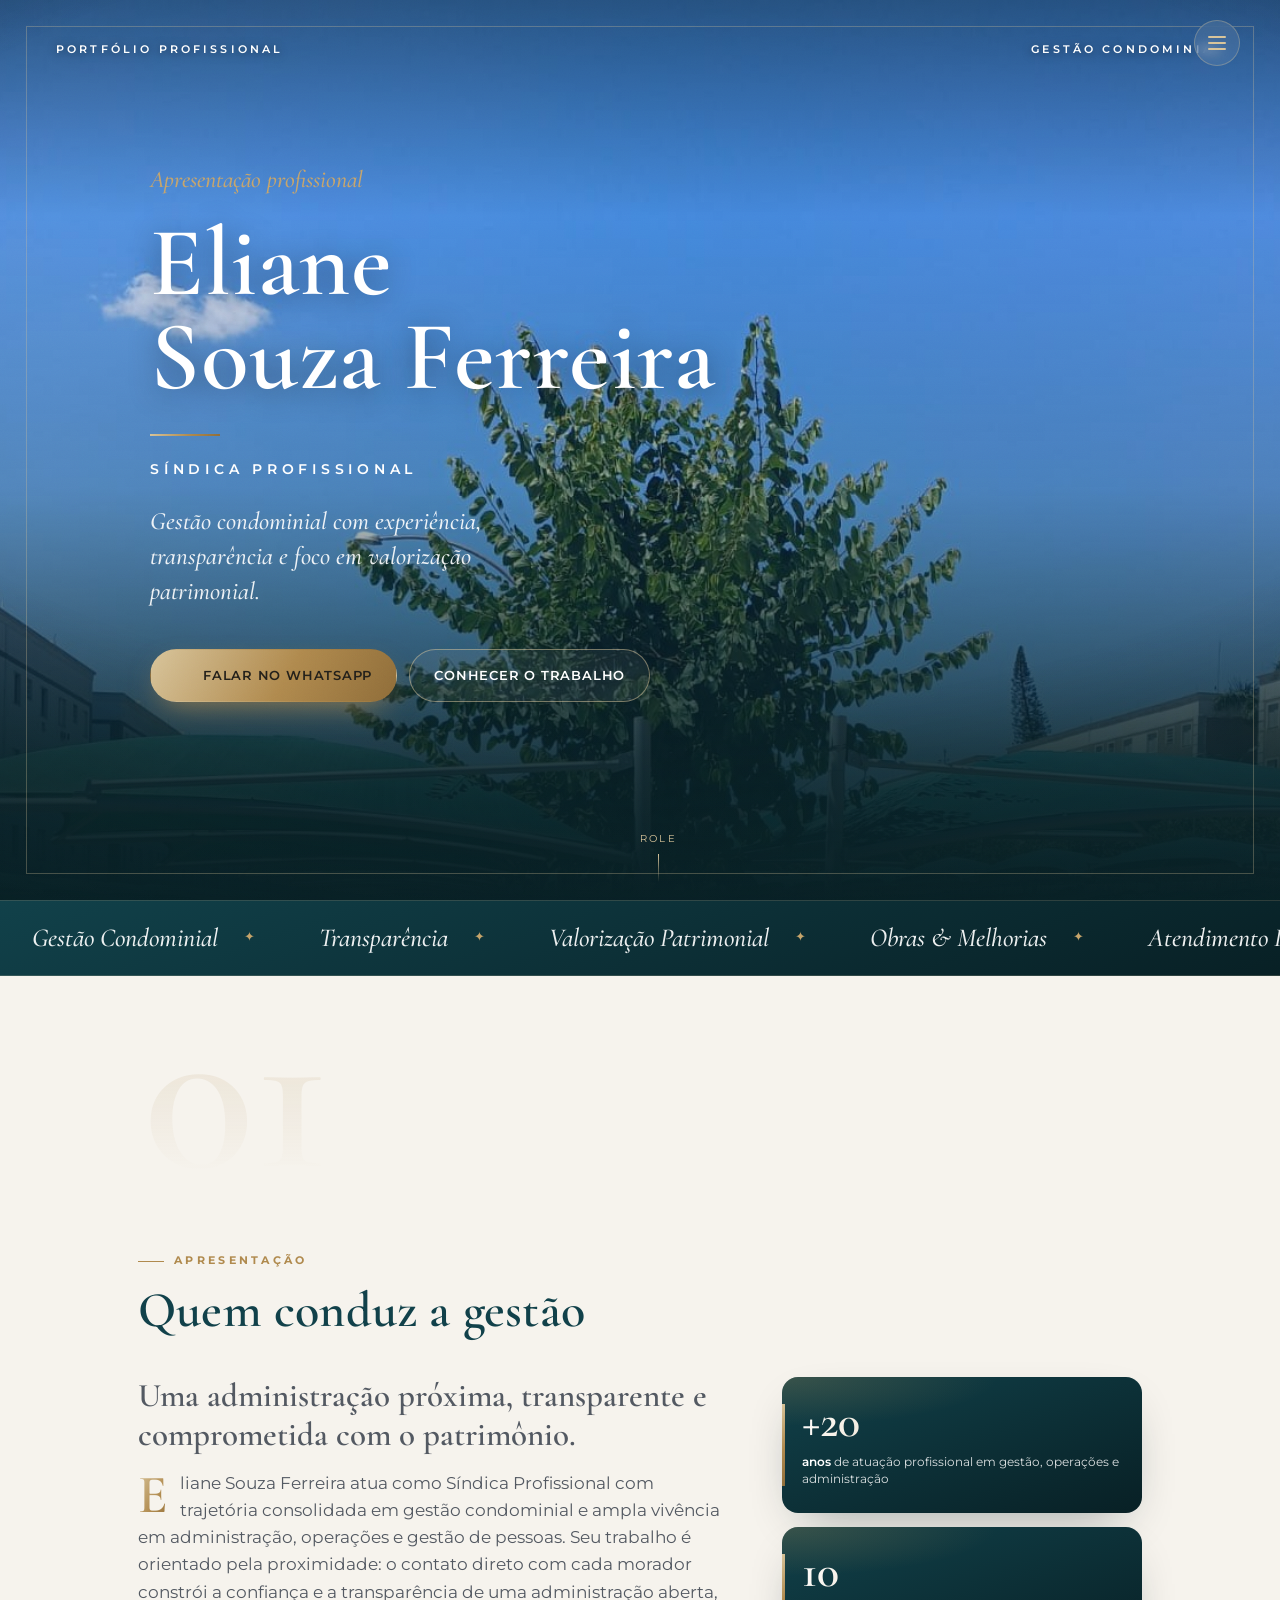
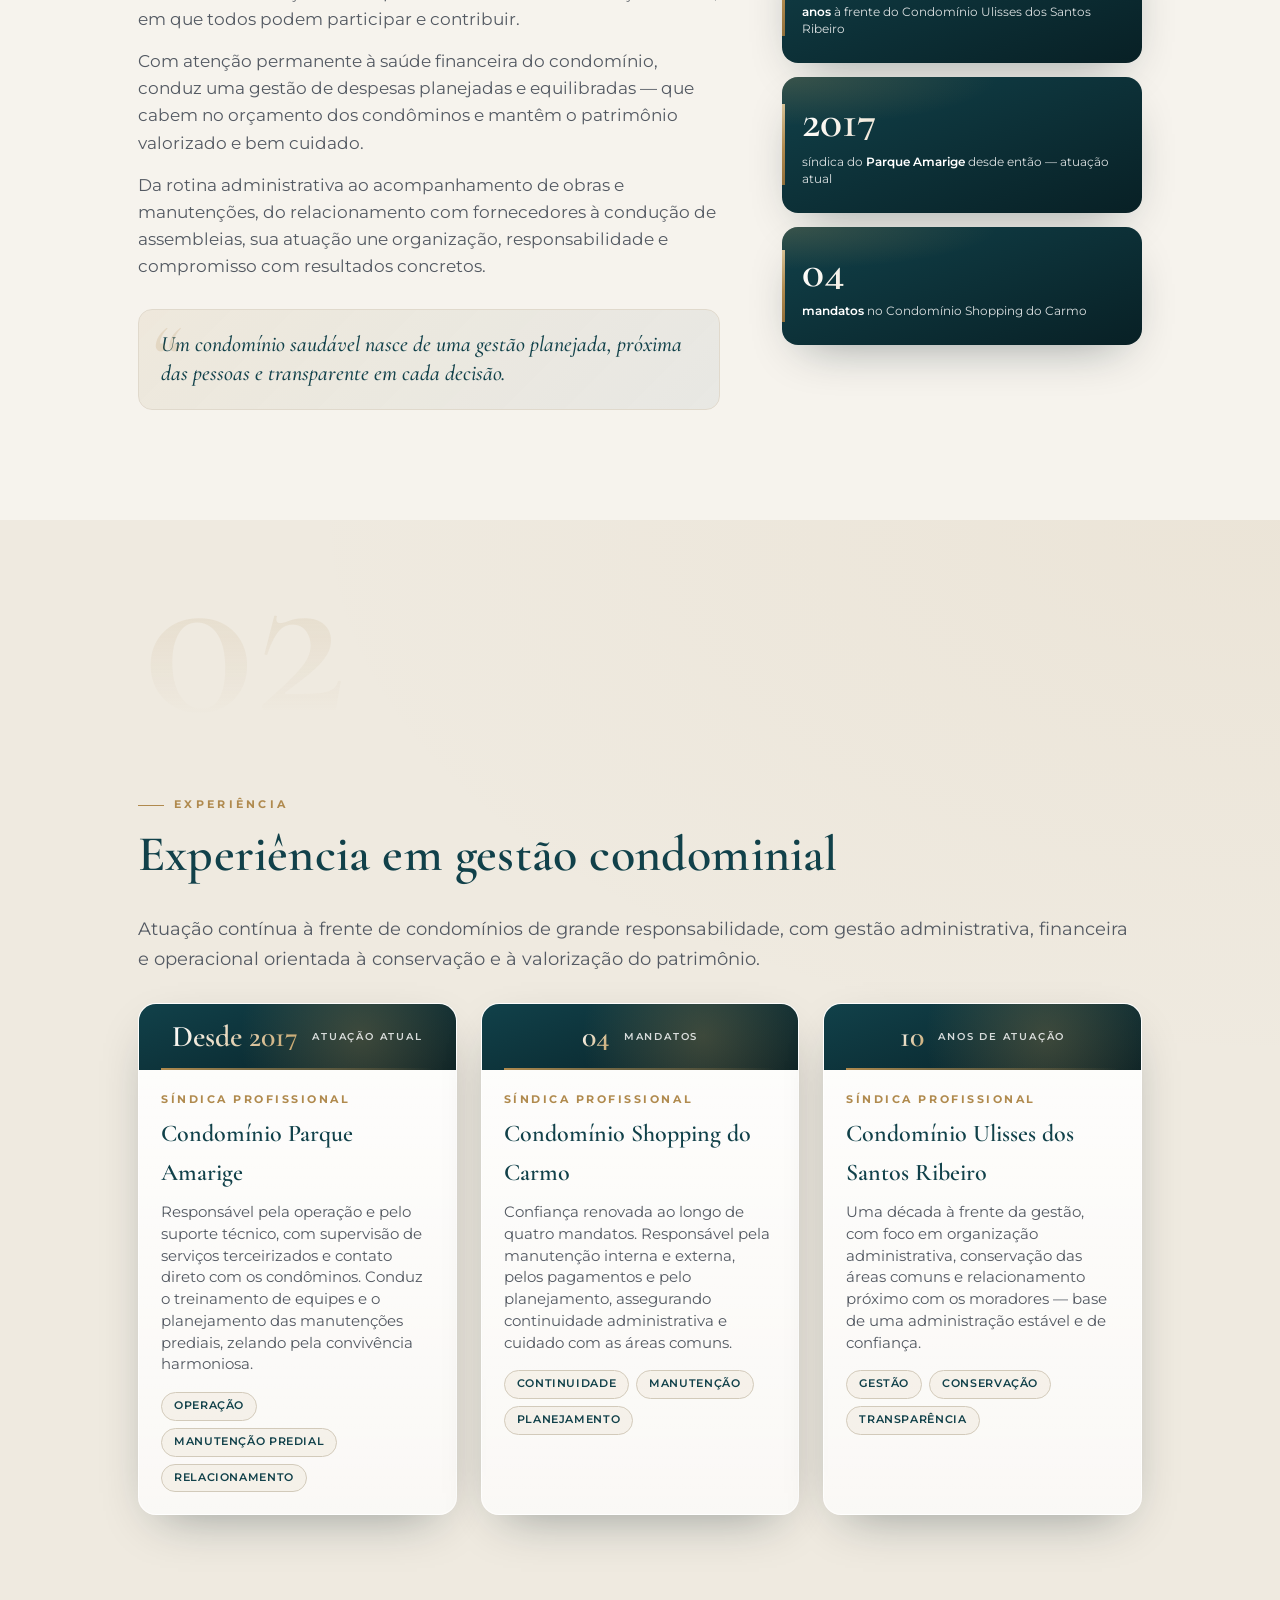
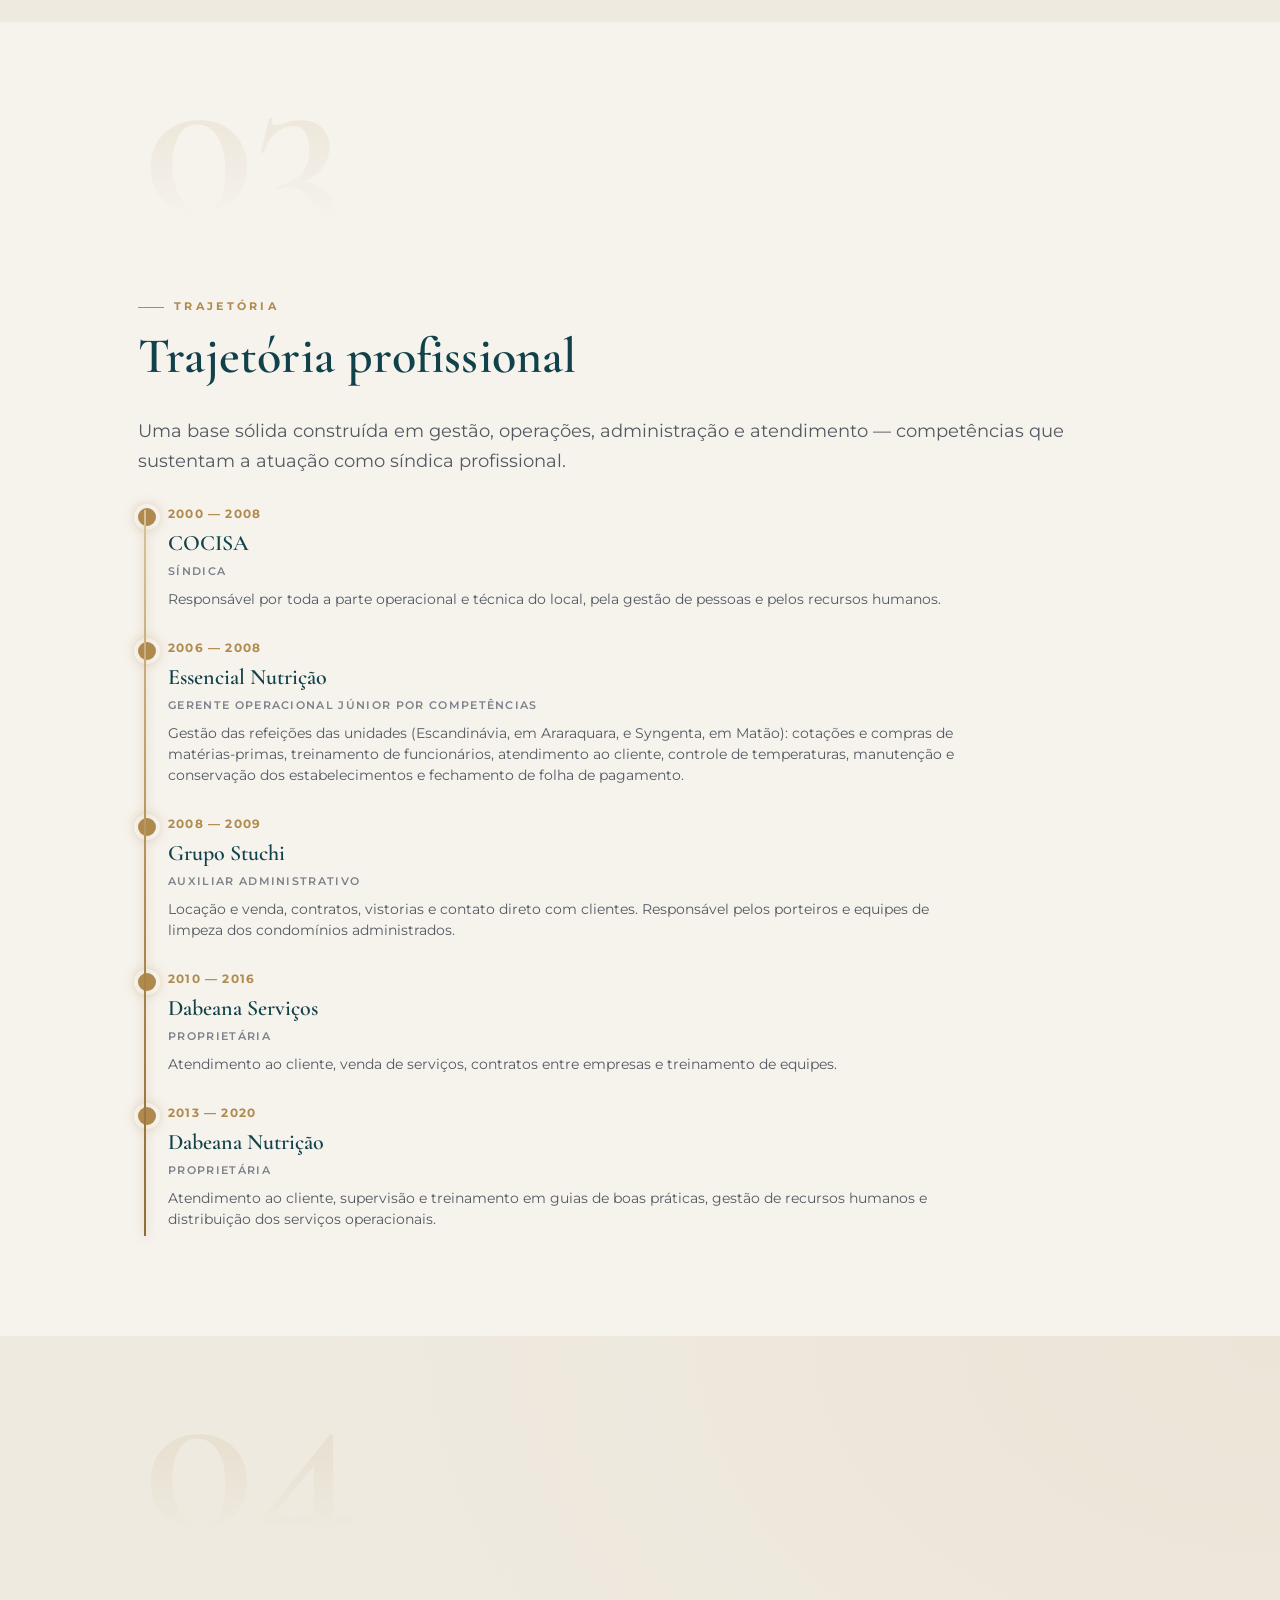
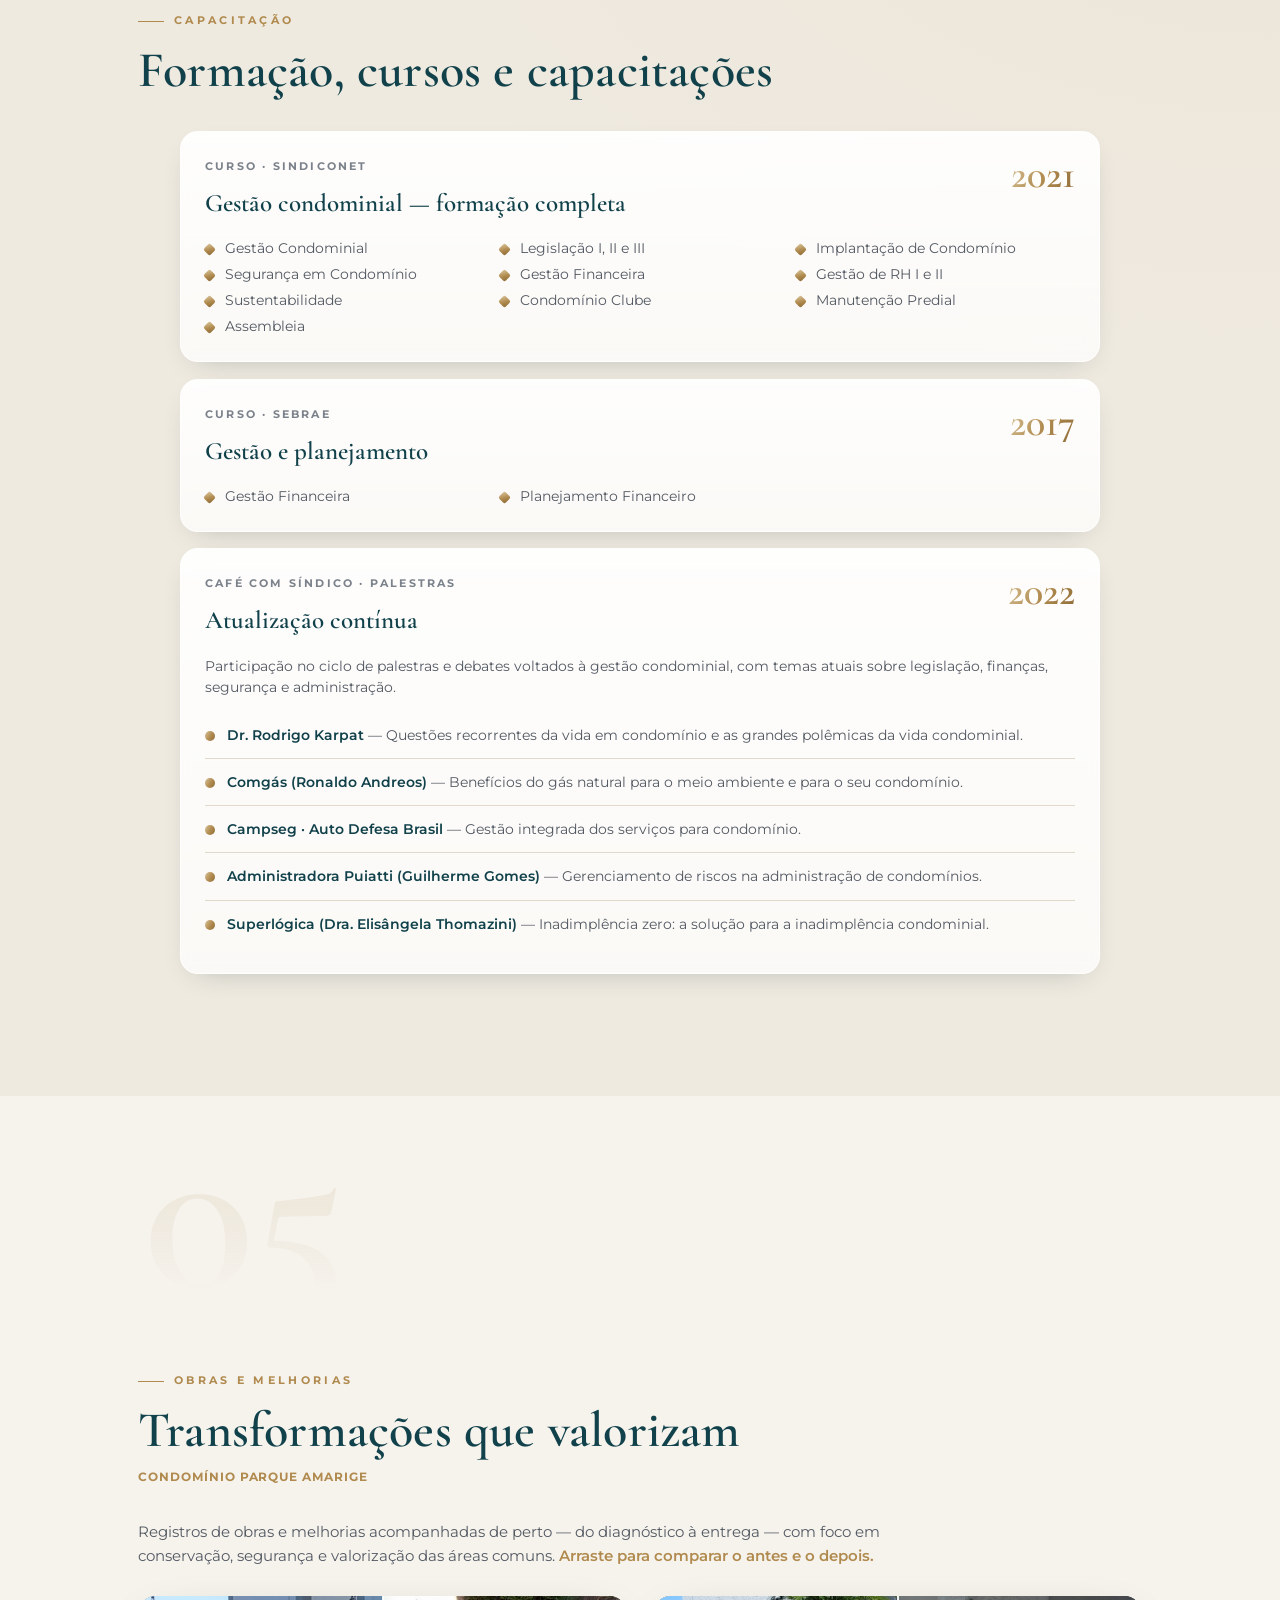
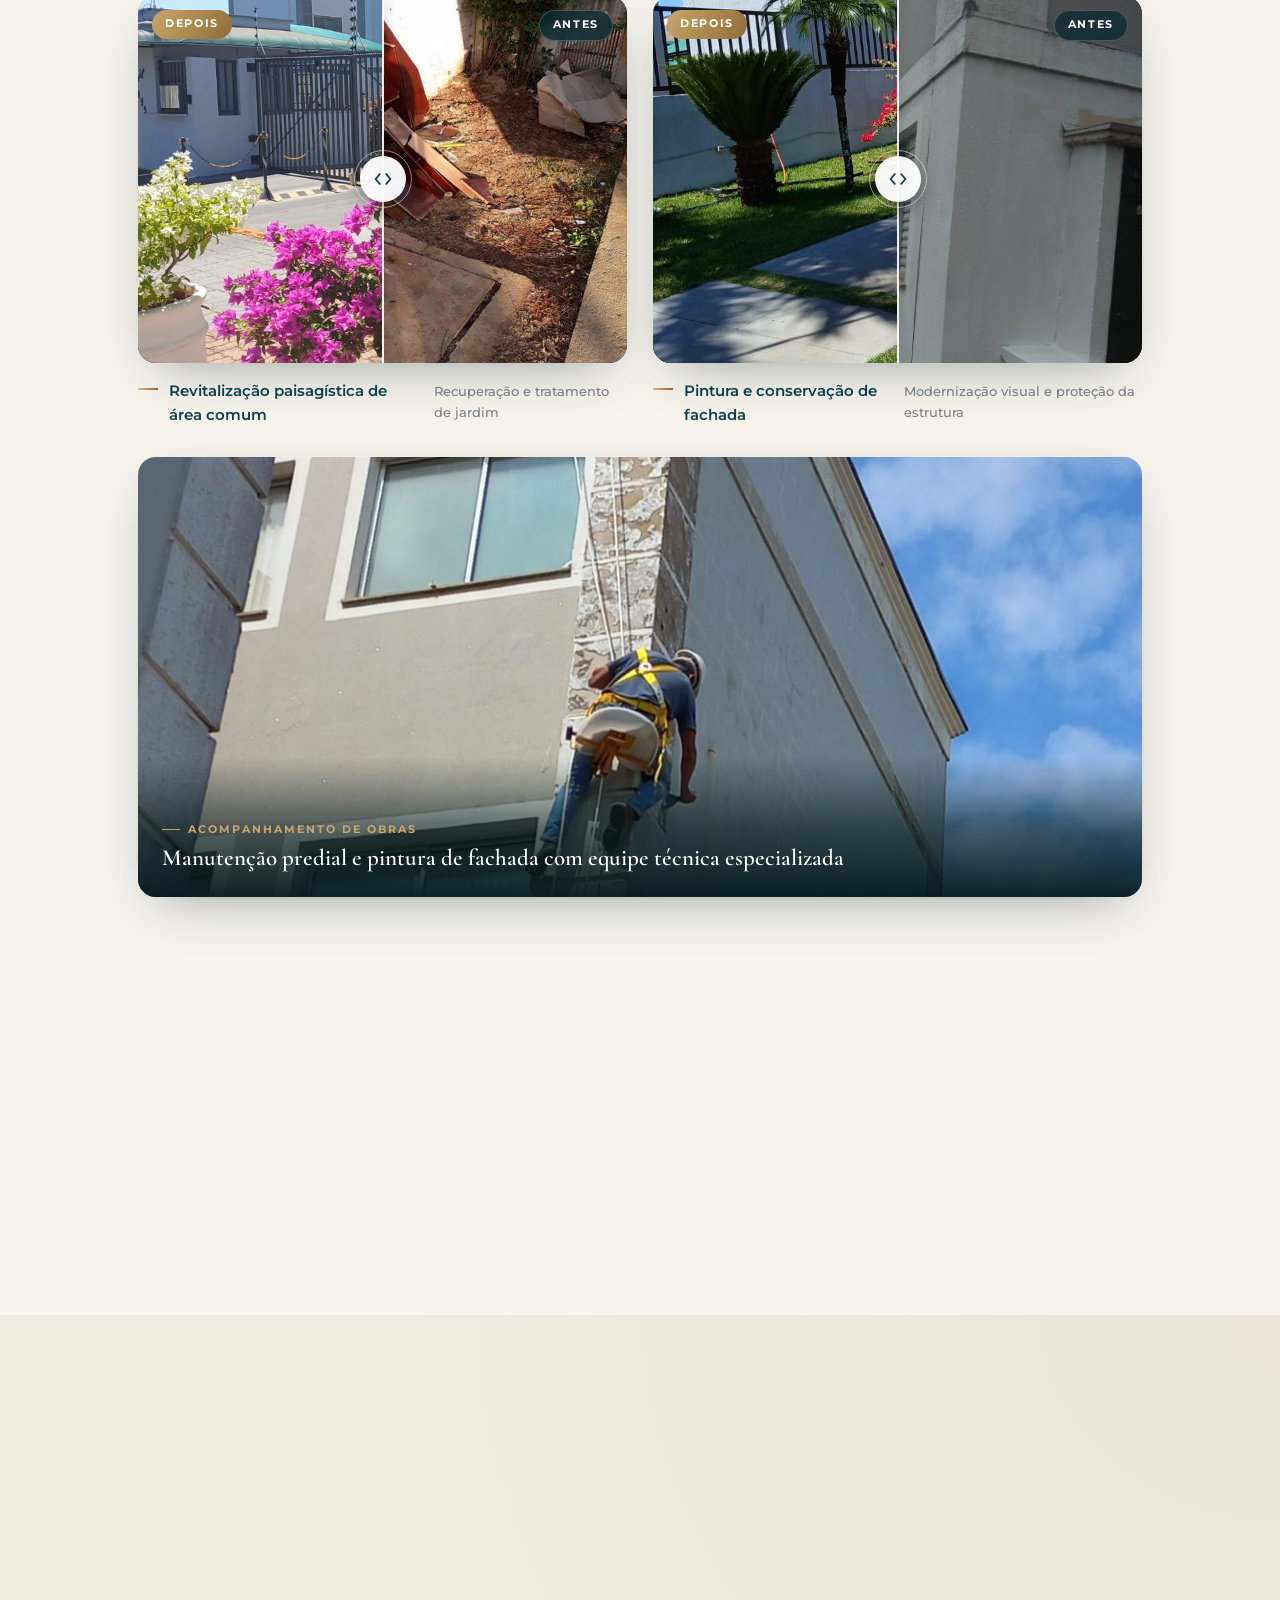
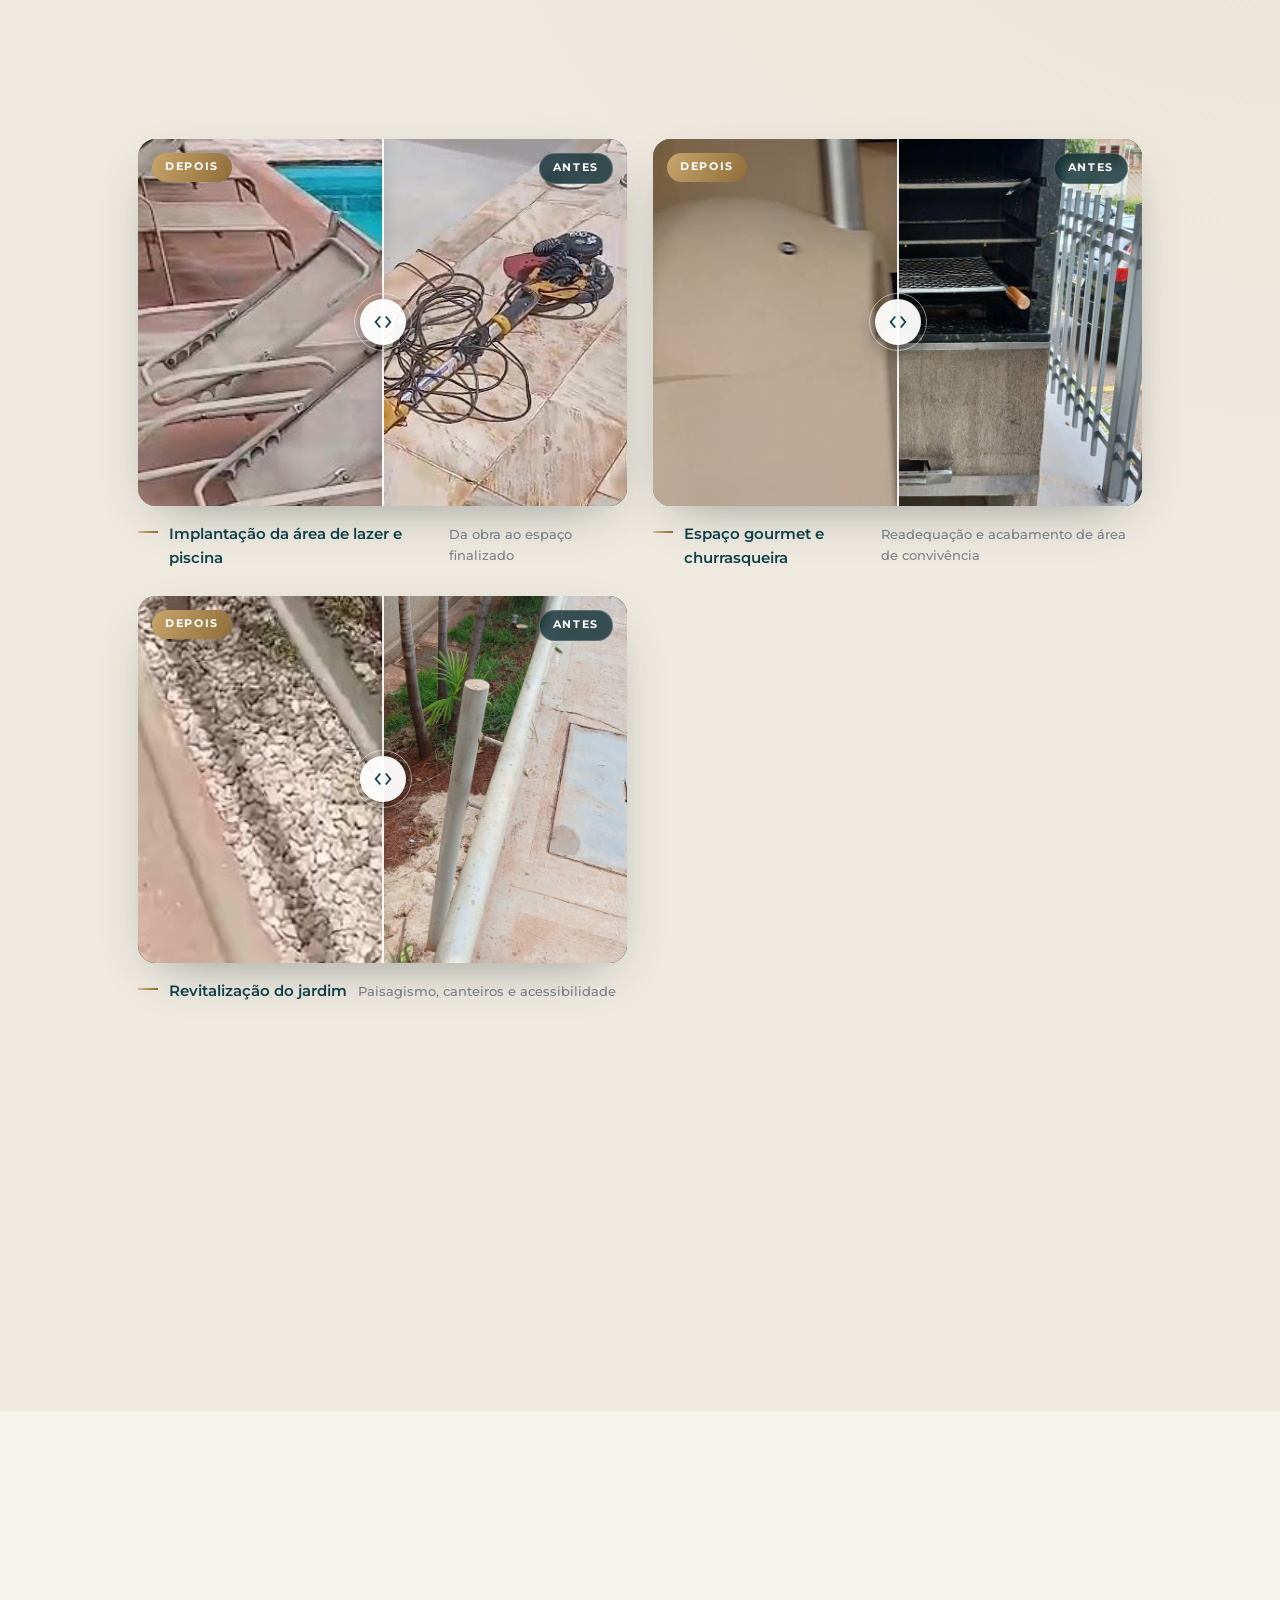
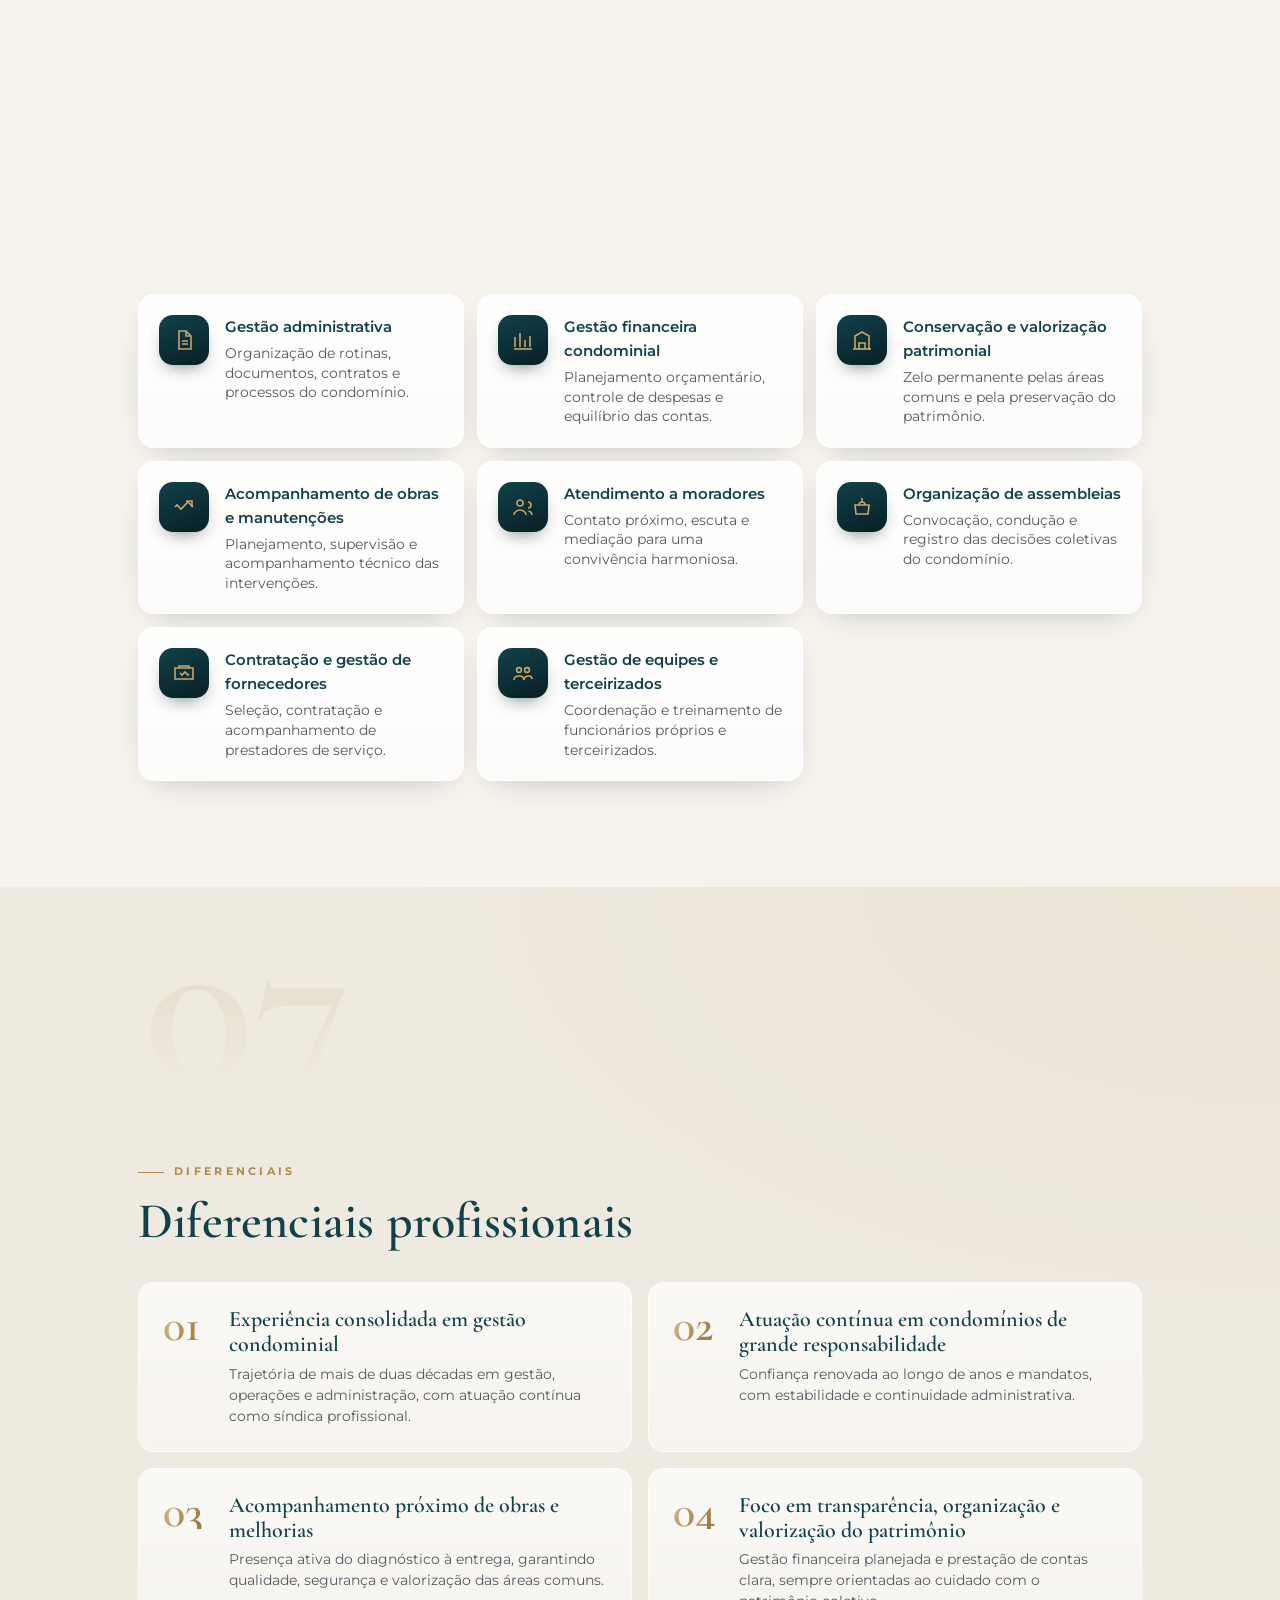
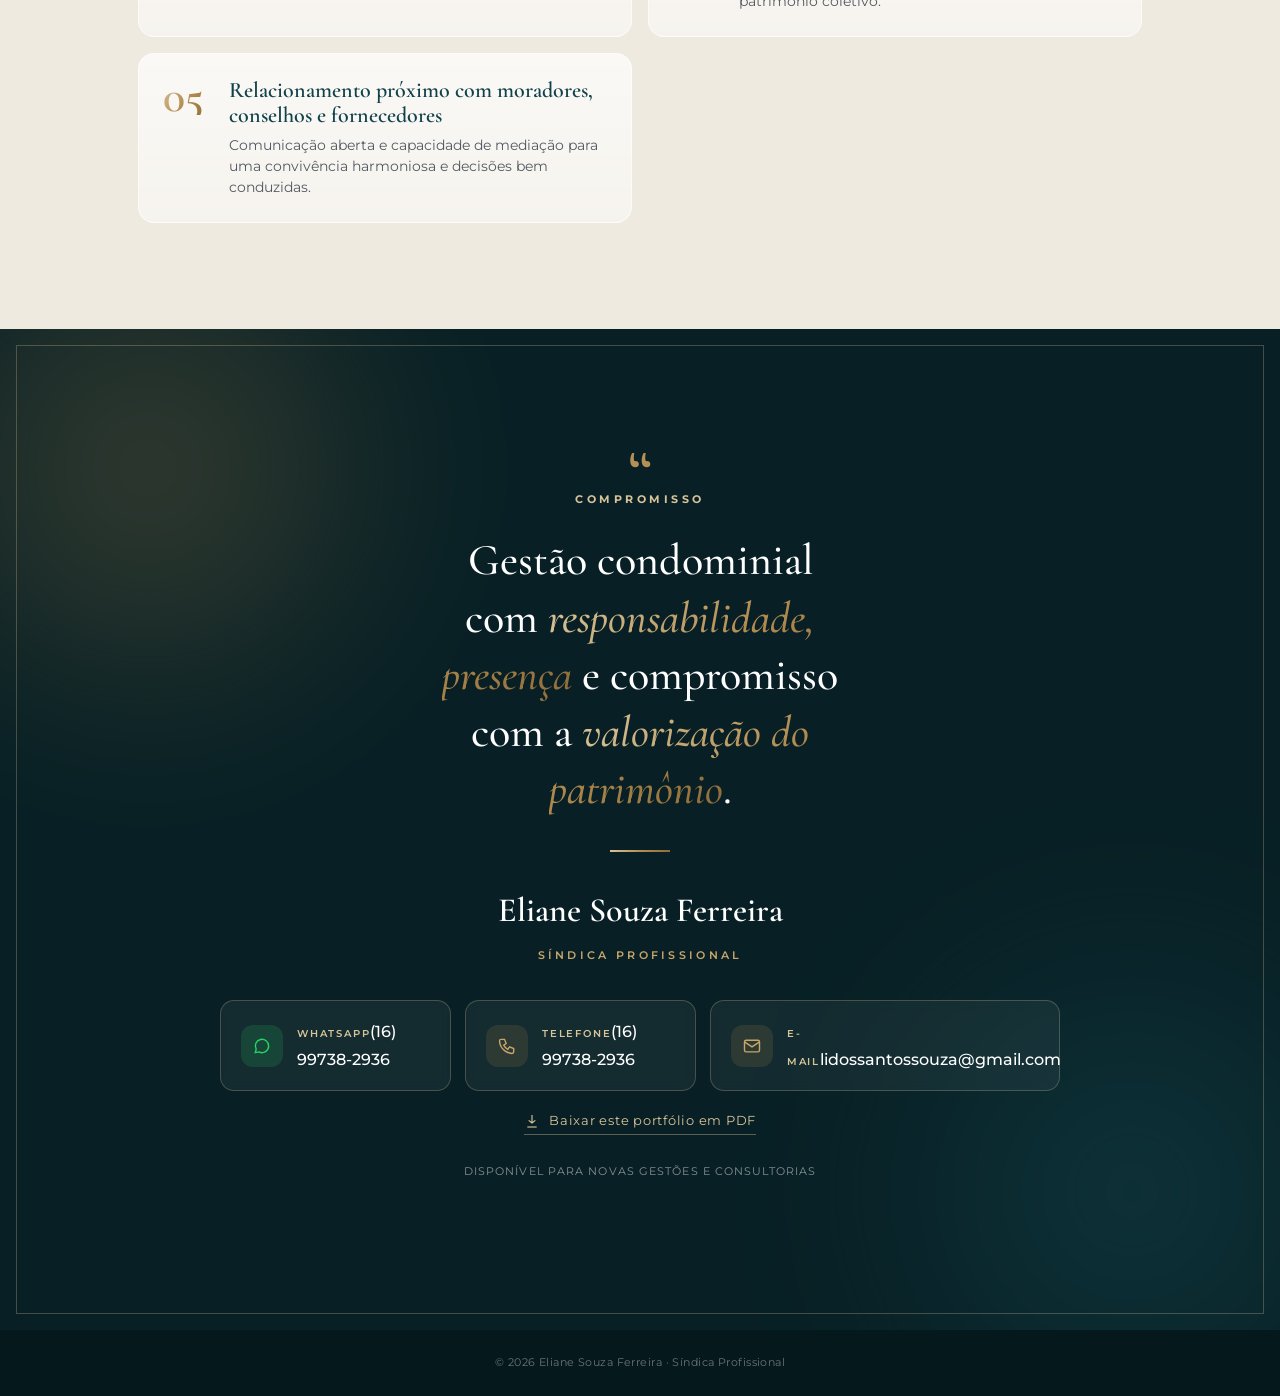
<file: index.html>
<!DOCTYPE html>
<html lang="pt-BR">
<head>
<meta charset="UTF-8">
<meta name="viewport" content="width=device-width, initial-scale=1, viewport-fit=cover">
<meta name="theme-color" content="#082025">
<title>Eliane Souza Ferreira · Síndica Profissional</title>
<meta name="description" content="Portfólio de Eliane Souza Ferreira — Síndica Profissional. Gestão condominial com experiência, transparência e foco em valorização patrimonial.">
<meta property="og:title" content="Eliane Souza Ferreira · Síndica Profissional">
<meta property="og:description" content="Gestão condominial com experiência, transparência e foco em valorização patrimonial.">
<meta property="og:image" content="output/assets/cover.jpg">
<meta property="og:type" content="website">
<link rel="icon" type="image/png" sizes="32x32" href="output/assets/favicon-32.png">
<link rel="icon" type="image/png" sizes="192x192" href="output/assets/icon-192.png">
<link rel="apple-touch-icon" href="output/assets/apple-touch-icon.png">
<link rel="manifest" href="manifest.webmanifest">
<meta name="apple-mobile-web-app-capable" content="yes">
<meta name="apple-mobile-web-app-status-bar-style" content="black-translucent">
<meta name="apple-mobile-web-app-title" content="Eliane Síndica">
<link rel="stylesheet" href="output/assets/fonts.css">
<style>
:root{
  --paper:#F6F3ED;
  --paper-2:#EFEAE0;
  --white:#FFFFFF;
  --ink:#23282E;
  --ink-soft:#535962;
  --ink-mute:#7C828B;
  --petrol:#11414A;
  --petrol-2:#0B2B31;
  --petrol-deep:#082025;
  --gold:#B08A4E;
  --gold-2:#C7A56B;
  --gold-soft:#D8C49A;
  --line:#E0D9CC;
  --line-2:#D2CABA;
  --grad-gold:linear-gradient(120deg,#D8C49A,#B08A4E 55%,#8f6d39);
  --grad-petrol:linear-gradient(160deg,#11414A,#082025);
  --shadow:0 18px 50px -22px rgba(8,32,37,.45);
  --shadow-soft:0 10px 30px -16px rgba(8,32,37,.30);
  --ease:cubic-bezier(.22,.61,.36,1);
}
*{box-sizing:border-box;margin:0;padding:0;-webkit-tap-highlight-color:transparent;}
html{scroll-behavior:smooth;-webkit-text-size-adjust:100%;scroll-padding-top:60px;}
body{
  font-family:'Montserrat',system-ui,sans-serif;color:var(--ink);
  background:var(--paper);font-size:16px;line-height:1.6;overflow-x:hidden;
}
img{display:block;max-width:100%;}
a{color:inherit;text-decoration:none;}
.serif{font-family:'Cormorant Garamond',Georgia,serif;}
::selection{background:var(--gold);color:#fff;}

/* film grain overlay */
body::after{
  content:"";position:fixed;inset:0;z-index:9999;pointer-events:none;opacity:.04;mix-blend-mode:overlay;
  background-image:url("data:image/svg+xml,%3Csvg xmlns='http://www.w3.org/2000/svg' width='160' height='160'%3E%3Cfilter id='n'%3E%3CfeTurbulence type='fractalNoise' baseFrequency='.85' numOctaves='2'/%3E%3C/filter%3E%3Crect width='100%25' height='100%25' filter='url(%23n)'/%3E%3C/svg%3E");
}

/* ---------- layout helpers ---------- */
.wrap{width:100%;max-width:700px;margin:0 auto;padding:0 24px;}
section{padding:64px 0;position:relative;}
.eyebrow{font-size:11px;letter-spacing:.34em;text-transform:uppercase;font-weight:600;color:var(--gold);}
.sec-head{margin-bottom:34px;position:relative;}
.sec-num{font-family:'Cormorant Garamond',serif;font-size:120px;font-weight:600;line-height:.7;
  position:absolute;right:-6px;top:-34px;
  background:linear-gradient(180deg,rgba(176,138,78,.18),rgba(176,138,78,0));
  -webkit-background-clip:text;background-clip:text;color:transparent;pointer-events:none;z-index:0;}
.sec-head>*{position:relative;z-index:1;}
.sec-label{font-size:11px;letter-spacing:.3em;text-transform:uppercase;color:var(--gold);font-weight:700;
  display:inline-flex;align-items:center;gap:10px;}
.sec-label::before{content:"";width:26px;height:1.5px;background:var(--gold);display:inline-block;}
.sec-title{font-family:'Cormorant Garamond',serif;font-size:36px;font-weight:600;color:var(--petrol);line-height:1.06;margin-top:14px;letter-spacing:.2px;}
.sec-sub{font-size:12px;letter-spacing:.08em;color:var(--gold);font-weight:700;text-transform:uppercase;margin-top:10px;}
.lead{font-size:16px;color:var(--ink-soft);line-height:1.66;}
.alt{background:
  radial-gradient(140% 90% at 100% 0%,rgba(176,138,78,.06),transparent 55%),
  var(--paper-2);}

/* reveal */
.reveal{opacity:0;transform:translateY(28px) scale(.99);transition:opacity .8s var(--ease),transform .8s var(--ease);will-change:opacity,transform;}
.reveal.in{opacity:1;transform:none;}
.stagger.in>*{animation:rise .7s var(--ease) both;}
.stagger.in>*:nth-child(2){animation-delay:.07s;}
.stagger.in>*:nth-child(3){animation-delay:.14s;}
.stagger.in>*:nth-child(4){animation-delay:.21s;}
.stagger.in>*:nth-child(5){animation-delay:.28s;}
.stagger.in>*:nth-child(6){animation-delay:.35s;}
.stagger.in>*:nth-child(7){animation-delay:.42s;}
@keyframes rise{from{opacity:0;transform:translateY(26px);}to{opacity:1;transform:none;}}
@media (prefers-reduced-motion:reduce){
  *{animation:none!important;transition:none!important;}
  .reveal{opacity:1;transform:none;}html{scroll-behavior:auto;}
}

/* ---------- scroll progress ---------- */
.progress{position:fixed;top:0;left:0;height:3px;width:0;z-index:80;background:var(--grad-gold);
  box-shadow:0 0 12px rgba(176,138,78,.7);transition:width .1s linear;}

/* ---------- top bar ---------- */
.topbar{position:fixed;top:0;left:0;right:0;z-index:70;display:flex;align-items:center;justify-content:space-between;
  padding:16px 22px;transition:background .4s,padding .4s,box-shadow .4s;}
.topbar.solid{background:rgba(8,32,37,.82);backdrop-filter:blur(14px) saturate(1.3);-webkit-backdrop-filter:blur(14px) saturate(1.3);
  padding:11px 22px;box-shadow:0 8px 30px -14px rgba(0,0,0,.6);}
.topbar .tb-brand{color:#fff;font-size:12px;letter-spacing:.18em;text-transform:uppercase;font-weight:600;opacity:0;transform:translateY(-6px);transition:.4s;}
.topbar.solid .tb-brand{opacity:1;transform:none;}
.tb-brand b{background:var(--grad-gold);-webkit-background-clip:text;background-clip:text;color:transparent;}
.burger{width:46px;height:46px;border:1px solid rgba(216,196,154,.34);background:rgba(255,255,255,.08);border-radius:50%;
  display:flex;flex-direction:column;align-items:center;justify-content:center;gap:4.5px;cursor:pointer;backdrop-filter:blur(6px);transition:.3s;}
.topbar.solid .burger{background:rgba(255,255,255,.10);}
.burger span{width:18px;height:1.7px;background:var(--gold-soft);border-radius:2px;transition:.35s var(--ease);}
.burger.x span:nth-child(1){transform:translateY(6.2px) rotate(45deg);}
.burger.x span:nth-child(2){opacity:0;transform:scaleX(0);}
.burger.x span:nth-child(3){transform:translateY(-6.2px) rotate(-45deg);}

/* drawer */
.drawer{position:fixed;inset:0;z-index:65;background:linear-gradient(160deg,#0d343b,var(--petrol-deep));
  display:flex;flex-direction:column;justify-content:center;padding:48px 36px;
  clip-path:circle(0% at calc(100% - 45px) 36px);transition:clip-path .6s var(--ease);visibility:hidden;}
.drawer.open{clip-path:circle(150% at calc(100% - 45px) 36px);visibility:visible;}
.drawer a.nav{color:rgba(255,255,255,.92);font-family:'Cormorant Garamond',serif;font-size:30px;font-weight:500;
  padding:13px 0;border-bottom:1px solid rgba(216,196,154,.14);display:flex;align-items:baseline;gap:16px;
  opacity:0;transform:translateX(-20px);transition:.5s var(--ease);}
.drawer.open a.nav{opacity:1;transform:none;}
.drawer.open a.nav:nth-child(1){transition-delay:.12s;}
.drawer.open a.nav:nth-child(2){transition-delay:.17s;}
.drawer.open a.nav:nth-child(3){transition-delay:.22s;}
.drawer.open a.nav:nth-child(4){transition-delay:.27s;}
.drawer.open a.nav:nth-child(5){transition-delay:.32s;}
.drawer.open a.nav:nth-child(6){transition-delay:.37s;}
.drawer.open a.nav:nth-child(7){transition-delay:.42s;}
.drawer.open a.nav:nth-child(8){transition-delay:.47s;}
.drawer a.nav .mn{font-family:'Montserrat',sans-serif;font-size:11px;color:var(--gold);letter-spacing:.12em;width:28px;font-weight:700;}
.drawer .dr-foot{margin-top:34px;display:flex;flex-direction:column;gap:7px;}
.drawer .dr-foot a{font-family:'Montserrat',sans-serif;font-size:13px;color:var(--gold-soft);letter-spacing:.04em;}

/* ---------- side dots scroll-spy ---------- */
.dots{position:fixed;right:14px;top:50%;transform:translateY(-50%);z-index:60;display:flex;flex-direction:column;gap:14px;
  opacity:0;transition:opacity .4s;}
.dots.show{opacity:1;}
.dots a{width:9px;height:9px;border-radius:50%;border:1.5px solid rgba(176,138,78,.55);background:transparent;transition:.3s var(--ease);position:relative;}
.dots a.active{background:var(--gold);border-color:var(--gold);transform:scale(1.35);box-shadow:0 0 0 4px rgba(176,138,78,.18);}
.dots a span{position:absolute;right:18px;top:50%;transform:translateY(-50%) translateX(6px);white-space:nowrap;
  font-size:10px;letter-spacing:.14em;text-transform:uppercase;font-weight:600;color:var(--petrol);background:rgba(246,243,237,.9);
  padding:3px 8px;border-radius:20px;opacity:0;pointer-events:none;transition:.3s;border:1px solid var(--line);}
.dots a.active span{opacity:1;transform:translateY(-50%);}
@media(max-width:560px){.dots a span{display:none;}}

/* ---------- buttons ---------- */
.btn{display:inline-flex;align-items:center;gap:10px;font-size:13px;font-weight:600;letter-spacing:.06em;
  padding:15px 24px;border-radius:40px;border:1px solid transparent;cursor:pointer;transition:transform .25s var(--ease),box-shadow .25s,background .25s;text-transform:uppercase;position:relative;overflow:hidden;}
.btn svg{width:18px;height:18px;stroke-width:1.8;fill:none;}
.btn-gold{background:var(--grad-gold);color:#23201a;box-shadow:0 12px 30px -10px rgba(176,138,78,.8);}
.btn-gold::after{content:"";position:absolute;top:0;left:-120%;width:60%;height:100%;
  background:linear-gradient(100deg,transparent,rgba(255,255,255,.55),transparent);transform:skewX(-18deg);animation:shine 4.5s ease-in-out infinite;}
@keyframes shine{0%,55%{left:-120%;}80%,100%{left:160%;}}
.btn-gold:active{transform:translateY(2px) scale(.99);}
.btn-ghost{background:rgba(255,255,255,.06);color:#fff;border-color:rgba(216,196,154,.5);backdrop-filter:blur(6px);}
.btn-ghost:active{background:rgba(255,255,255,.14);}

/* ---------- aurora dark bg ---------- */
.aurora{position:absolute;inset:0;overflow:hidden;z-index:0;}
.aurora::before,.aurora::after{content:"";position:absolute;width:90vw;height:90vw;max-width:680px;max-height:680px;border-radius:50%;filter:blur(70px);opacity:.5;}
.aurora::before{background:radial-gradient(circle,rgba(176,138,78,.55),transparent 65%);top:-20%;left:-15%;animation:float1 14s ease-in-out infinite;}
.aurora::after{background:radial-gradient(circle,rgba(27,90,101,.7),transparent 65%);bottom:-20%;right:-15%;animation:float2 17s ease-in-out infinite;}
@keyframes float1{0%,100%{transform:translate(0,0) scale(1);}50%{transform:translate(8%,12%) scale(1.15);}}
@keyframes float2{0%,100%{transform:translate(0,0) scale(1.1);}50%{transform:translate(-10%,-8%) scale(.95);}}

/* ---------- HERO ---------- */
.hero{min-height:100svh;min-height:100vh;position:relative;display:flex;align-items:flex-end;overflow:hidden;background:var(--petrol-deep);}
.hero .bg{position:absolute;inset:0;background:url('output/assets/cover.jpg') center 30%/cover no-repeat;
  animation:ken 22s ease-in-out infinite alternate;will-change:transform;}
@keyframes ken{from{transform:scale(1.04) translateY(0);}to{transform:scale(1.16) translateY(-1.5%);}}
.hero .bg::after{content:"";position:absolute;inset:0;
  background:linear-gradient(180deg,rgba(8,32,37,.5) 0%,rgba(8,32,37,.08) 24%,rgba(8,32,37,.28) 54%,rgba(8,32,37,.84) 84%,var(--petrol-deep) 100%);}
.hero .vignette{position:absolute;inset:0;background:radial-gradient(120% 80% at 50% 35%,transparent 55%,rgba(8,32,37,.55));z-index:1;}
.hero .hframe{position:absolute;inset:16px;border:1px solid rgba(216,196,154,.3);z-index:3;pointer-events:none;}
.hero .htop{position:absolute;top:0;left:0;right:0;z-index:4;display:flex;justify-content:space-between;padding:32px 32px;color:#fff;}
.hero .htop .k{font-size:10.5px;letter-spacing:.3em;text-transform:uppercase;font-weight:600;text-shadow:0 1px 8px rgba(0,0,0,.5);}
.hero .hbody{position:relative;z-index:4;width:100%;padding:0 32px 64px;}
.hero .kick{font-family:'Cormorant Garamond',serif;font-style:italic;font-size:20px;color:var(--gold-2);margin-bottom:16px;
  opacity:0;animation:fadeUp .9s var(--ease) .2s forwards;}
.hero .name{font-family:'Cormorant Garamond',serif;font-weight:600;font-size:58px;line-height:.96;color:#fff;letter-spacing:.5px;text-shadow:0 4px 30px rgba(0,0,0,.45);}
.hero .name .w{display:inline-block;opacity:0;transform:translateY(40px) rotate(3deg);animation:wordIn .9s var(--ease) forwards;}
.hero .name .w:nth-child(1){animation-delay:.35s;}
.hero .name .w:nth-child(2){animation-delay:.5s;}
.hero .name .w:nth-child(3){animation-delay:.65s;}
@keyframes wordIn{to{opacity:1;transform:none;}}
.hero .gline{height:2px;width:0;background:var(--grad-gold);margin:22px 0 18px;animation:grow .9s var(--ease) .9s forwards;}
@keyframes grow{to{width:70px;}}
.hero .role{font-size:14px;letter-spacing:.34em;text-transform:uppercase;color:#fff;font-weight:600;opacity:0;animation:fadeUp .9s var(--ease) 1s forwards;}
.hero .sub{font-family:'Cormorant Garamond',serif;font-style:italic;font-size:21px;line-height:1.4;color:rgba(255,255,255,.9);margin-top:18px;max-width:30ch;opacity:0;animation:fadeUp .9s var(--ease) 1.15s forwards;}
.hero .hcta{display:flex;gap:12px;margin-top:32px;flex-wrap:wrap;opacity:0;animation:fadeUp .9s var(--ease) 1.3s forwards;}
@keyframes fadeUp{from{opacity:0;transform:translateY(22px);}to{opacity:1;transform:none;}}
.scroll-cue{position:absolute;left:50%;bottom:18px;transform:translateX(-50%);z-index:4;color:var(--gold-soft);
  font-size:10px;letter-spacing:.24em;text-transform:uppercase;display:flex;flex-direction:column;align-items:center;gap:7px;opacity:0;animation:fadeUp 1s 1.6s forwards;}
.scroll-cue .ln{width:1px;height:28px;background:linear-gradient(var(--gold-soft),transparent);animation:cue 1.8s ease-in-out infinite;}
@keyframes cue{0%,100%{transform:scaleY(.4);opacity:.4;transform-origin:top;}50%{transform:scaleY(1);opacity:1;transform-origin:top;}}

/* ---------- marquee ---------- */
.marquee{background:var(--grad-petrol);color:#fff;padding:16px 0;overflow:hidden;position:relative;border-block:1px solid rgba(216,196,154,.18);}
.marquee .track{display:flex;gap:0;width:max-content;animation:scrollx 26s linear infinite;}
.marquee .track span{font-family:'Cormorant Garamond',serif;font-size:22px;font-style:italic;color:rgba(255,255,255,.92);padding:0 26px;display:inline-flex;align-items:center;gap:26px;}
.marquee .track span::after{content:"✦";color:var(--gold-2);font-size:13px;font-style:normal;}
@keyframes scrollx{to{transform:translateX(-50%);}}

/* ---------- APRESENTAÇÃO ---------- */
.big{font-family:'Cormorant Garamond',serif;font-size:28px;line-height:1.18;color:var(--petrol);font-weight:600;margin:6px 0 20px;}
.big b{background:var(--grad-gold);-webkit-background-clip:text;background-clip:text;color:transparent;font-weight:600;}
.intro p{margin-bottom:15px;color:var(--ink-soft);}
.drop::first-letter{font-family:'Cormorant Garamond',serif;font-size:54px;float:left;line-height:.7;padding:6px 12px 0 0;
  background:var(--grad-gold);-webkit-background-clip:text;background-clip:text;color:transparent;font-weight:600;}
.pullquote{margin:28px 0 4px;padding:20px 22px;border-radius:14px;position:relative;overflow:hidden;
  background:linear-gradient(135deg,rgba(176,138,78,.10),rgba(17,65,74,.06));border:1px solid var(--line);
  font-family:'Cormorant Garamond',serif;font-style:italic;font-size:22px;line-height:1.36;color:var(--petrol);}
.pullquote::before{content:"\201C";position:absolute;top:-14px;left:10px;font-family:'Cormorant Garamond',serif;font-size:90px;color:rgba(176,138,78,.18);}
/* stats */
.stats{display:grid;grid-template-columns:1fr 1fr;gap:14px;margin-top:36px;}
.stat{background:var(--grad-petrol);color:#fff;padding:26px 20px;position:relative;border-radius:16px;overflow:hidden;box-shadow:var(--shadow);}
.stat::before{content:"";position:absolute;inset:0;background:radial-gradient(100% 60% at 0% 0%,rgba(176,138,78,.25),transparent 60%);}
.stat::after{content:"";position:absolute;left:0;top:20%;bottom:20%;width:3px;background:var(--grad-gold);}
.stat .n{font-family:'Cormorant Garamond',serif;font-size:46px;font-weight:600;line-height:.8;position:relative;
  background:linear-gradient(120deg,#fff,var(--gold-2));-webkit-background-clip:text;background-clip:text;color:transparent;}
.stat .t{font-size:12px;color:rgba(255,255,255,.85);margin-top:13px;line-height:1.42;position:relative;}
.stat .t strong{color:#fff;font-weight:600;}

/* ---------- glass card mixin ---------- */
.fcard{background:linear-gradient(180deg,rgba(255,255,255,.9),rgba(255,255,255,.7));backdrop-filter:blur(6px);
  border:1px solid rgba(255,255,255,.7);box-shadow:var(--shadow);border-radius:18px;overflow:hidden;margin-bottom:18px;
  transition:transform .4s var(--ease),box-shadow .4s;}
.fcard:active{transform:translateY(-4px);box-shadow:0 26px 60px -24px rgba(8,32,37,.5);}
.fcard .badge{background:var(--grad-petrol);color:#fff;padding:20px 22px;display:flex;align-items:center;gap:16px;position:relative;overflow:hidden;}
.fcard .badge::before{content:"";position:absolute;right:-30%;top:-50%;width:120%;height:200%;background:radial-gradient(circle,rgba(176,138,78,.3),transparent 60%);}
.fcard .badge::after{content:"";position:absolute;left:22px;right:22px;bottom:0;height:2px;background:linear-gradient(90deg,var(--gold),transparent);}
.fcard .badge .bn{font-family:'Cormorant Garamond',serif;font-size:36px;font-weight:600;line-height:.85;white-space:nowrap;position:relative;
  background:linear-gradient(120deg,#fff,var(--gold-2));-webkit-background-clip:text;background-clip:text;color:transparent;}
.fcard .badge .bl{font-size:10px;letter-spacing:.18em;text-transform:uppercase;color:rgba(255,255,255,.82);font-weight:600;position:relative;}
.fcard .body{padding:22px;}
.fcard .body .role{font-size:10.5px;letter-spacing:.24em;text-transform:uppercase;color:var(--gold);font-weight:700;}
.fcard .body h3{font-family:'Cormorant Garamond',serif;font-size:24px;color:var(--petrol);margin:7px 0 10px;font-weight:600;}
.fcard .body p{font-size:14.5px;line-height:1.5;color:var(--ink-soft);}
.tags{display:flex;flex-wrap:wrap;gap:7px;margin-top:16px;}
.tag{font-size:10.5px;letter-spacing:.06em;text-transform:uppercase;color:var(--petrol);background:rgba(176,138,78,.08);
  border:1px solid var(--line-2);border-radius:30px;padding:5px 12px;font-weight:600;}

/* ---------- TIMELINE ---------- */
.tl{position:relative;padding-left:30px;margin-top:8px;}
.tl::before{content:"";position:absolute;left:6px;top:6px;bottom:6px;width:2px;background:var(--line-2);}
.tl::after{content:"";position:absolute;left:6px;top:6px;width:2px;height:var(--tlh,0%);background:var(--grad-gold);transition:height 1.2s var(--ease);box-shadow:0 0 10px rgba(176,138,78,.5);}
.tlitem{position:relative;padding-bottom:28px;}
.tlitem:last-child{padding-bottom:0;}
.tlitem::before{content:"";position:absolute;left:-30px;top:4px;width:14px;height:14px;border-radius:50%;
  background:var(--paper);border:2px solid var(--gold);box-shadow:0 0 0 4px var(--paper);transition:.4s;}
.alt .tlitem::before{background:var(--paper-2);box-shadow:0 0 0 4px var(--paper-2);}
.tlitem.lit::before{background:var(--gold);box-shadow:0 0 0 4px var(--paper),0 0 14px rgba(176,138,78,.8);}
.tlitem .yr{font-size:12px;letter-spacing:.1em;color:var(--gold);font-weight:700;}
.tlitem h4{font-family:'Cormorant Garamond',serif;font-size:22px;color:var(--petrol);font-weight:600;margin:3px 0 2px;}
.tlitem .rolelab{font-size:11px;letter-spacing:.12em;text-transform:uppercase;color:var(--ink-mute);font-weight:600;margin-bottom:8px;}
.tlitem p{font-size:14px;line-height:1.5;color:var(--ink-soft);}

/* ---------- CURSOS ---------- */
.ccard{background:linear-gradient(180deg,rgba(255,255,255,.92),rgba(255,255,255,.72));backdrop-filter:blur(6px);
  border:1px solid rgba(255,255,255,.7);border-radius:18px;padding:26px 24px;position:relative;margin-bottom:16px;box-shadow:var(--shadow-soft);overflow:hidden;}
.ccard .yrbadge{position:absolute;top:22px;right:24px;font-family:'Cormorant Garamond',serif;font-size:40px;font-weight:600;line-height:1;
  background:var(--grad-gold);-webkit-background-clip:text;background-clip:text;color:transparent;}
.ccard .prov{font-size:11px;letter-spacing:.2em;text-transform:uppercase;color:var(--ink-mute);font-weight:700;}
.ccard h3{font-family:'Cormorant Garamond',serif;font-size:25px;color:var(--petrol);font-weight:600;margin:7px 0 16px;padding-right:64px;}
.modlist{display:grid;grid-template-columns:1fr 1fr;gap:8px 16px;}
.modlist.one{grid-template-columns:1fr;}
.modlist li{list-style:none;font-size:13.5px;color:var(--ink-soft);padding-left:20px;position:relative;line-height:1.35;}
.modlist li::before{content:"";position:absolute;left:0;top:6px;width:9px;height:9px;background:var(--grad-gold);transform:rotate(45deg);border-radius:2px;}
.ccard p{font-size:14px;color:var(--ink-soft);line-height:1.5;}
.palestras li{list-style:none;font-size:14px;color:var(--ink-soft);padding:13px 0 13px 22px;position:relative;border-bottom:1px solid var(--line);line-height:1.45;}
.palestras li:last-child{border-bottom:none;}
.palestras li::before{content:"";position:absolute;left:0;top:19px;width:10px;height:10px;border-radius:50%;background:var(--grad-gold);}
.palestras li strong{color:var(--petrol);font-weight:600;}

/* ---------- OBRAS ---------- */
.obra-intro{font-size:15px;line-height:1.6;color:var(--ink-soft);margin-bottom:28px;}
.obra-intro em{color:var(--gold);font-style:normal;font-weight:600;}
.ba-block{margin-bottom:32px;}
.ba-slider{position:relative;width:100%;aspect-ratio:4/3;border-radius:18px;overflow:hidden;box-shadow:var(--shadow);
  user-select:none;touch-action:pan-y;background:var(--petrol-deep);cursor:ew-resize;}
.ba-slider img{position:absolute;inset:0;width:100%;height:100%;object-fit:cover;pointer-events:none;}
.ba-slider .after-wrap{position:absolute;inset:0;width:50%;overflow:hidden;}
.ba-slider .after-wrap img{width:100vw;max-width:700px;}
.ba-tag{position:absolute;top:14px;font-size:10.5px;letter-spacing:.16em;text-transform:uppercase;font-weight:700;color:#fff;padding:6px 13px;border-radius:30px;z-index:4;backdrop-filter:blur(4px);}
.tag-antes{right:14px;background:rgba(11,43,49,.78);border:1px solid rgba(255,255,255,.2);}
.tag-depois{left:14px;background:linear-gradient(120deg,#C7A56B,#8f6d39);}
.ba-handle{position:absolute;top:0;bottom:0;left:50%;width:2px;background:rgba(255,255,255,.9);transform:translateX(-1px);z-index:5;pointer-events:none;box-shadow:0 0 12px rgba(0,0,0,.4);}
.ba-handle .knob{position:absolute;top:50%;left:50%;transform:translate(-50%,-50%);width:46px;height:46px;border-radius:50%;
  background:rgba(255,255,255,.95);box-shadow:0 6px 20px rgba(0,0,0,.45);display:flex;align-items:center;justify-content:center;color:var(--petrol);}
.ba-handle .knob::before{content:"";position:absolute;inset:-6px;border-radius:50%;border:1.5px solid rgba(255,255,255,.5);animation:ring 2.4s ease-out infinite;}
@keyframes ring{0%{transform:scale(.9);opacity:.8;}100%{transform:scale(1.5);opacity:0;}}
.ba-handle .knob svg{width:22px;height:22px;stroke:var(--petrol);stroke-width:2;fill:none;}
.ba-cap{display:flex;align-items:flex-start;gap:11px;margin-top:16px;font-size:15px;color:var(--petrol);font-weight:600;}
.ba-cap::before{content:"";width:20px;height:2px;background:var(--grad-gold);flex:0 0 auto;margin-top:9px;}
.ba-cap .desc{display:block;color:var(--ink-mute);font-weight:500;font-size:13px;margin-top:2px;}

/* action */
.action{position:relative;border-radius:18px;overflow:hidden;margin:30px 0;box-shadow:var(--shadow);min-height:300px;}
.action .imgwrap{position:absolute;inset:0;overflow:hidden;}
.action img{width:100%;height:120%;object-fit:cover;object-position:center 28%;will-change:transform;}
.action .ov{position:absolute;left:0;right:0;bottom:0;padding:54px 24px 24px;z-index:2;
  background:linear-gradient(0deg,rgba(7,28,32,.96),rgba(7,28,32,.65) 45%,transparent);}
.action .ov .s{color:var(--gold-2);font-size:11px;letter-spacing:.18em;text-transform:uppercase;font-weight:700;margin-bottom:7px;display:inline-flex;align-items:center;gap:8px;}
.action .ov .s::before{content:"";width:18px;height:1.5px;background:var(--gold-2);}
.action .ov .t{color:#fff;font-family:'Cormorant Garamond',serif;font-size:23px;font-weight:600;line-height:1.2;}

/* gallery */
.gallery{display:grid;grid-template-columns:1fr 1fr;gap:12px;}
.gcell{position:relative;border-radius:16px;overflow:hidden;aspect-ratio:1/1;box-shadow:var(--shadow-soft);}
.gcell img{width:100%;height:100%;object-fit:cover;transition:transform .9s var(--ease);}
.gcell:active img,.gcell:hover img{transform:scale(1.08);}
.gcell .cap{position:absolute;left:0;right:0;bottom:0;padding:26px 13px 12px;color:#fff;font-size:11.5px;font-weight:600;letter-spacing:.02em;background:linear-gradient(0deg,rgba(8,32,37,.92),transparent);}
.gcell::after{content:"";position:absolute;inset:0;background:linear-gradient(120deg,transparent 40%,rgba(255,255,255,.18) 50%,transparent 60%);transform:translateX(-100%);transition:transform .7s;}
.gcell:hover::after{transform:translateX(100%);}
.note{font-size:12.5px;color:var(--ink-mute);font-style:italic;margin-top:20px;display:flex;align-items:flex-start;gap:9px;}
.note::before{content:"";width:18px;height:1px;background:var(--gold);flex:0 0 auto;margin-top:9px;}

/* ---------- OUTRAS FRENTES ---------- */
.fgrid{display:grid;grid-template-columns:1fr;gap:13px;}
.fitem{background:linear-gradient(180deg,rgba(255,255,255,.9),rgba(255,255,255,.7));backdrop-filter:blur(6px);
  border:1px solid rgba(255,255,255,.7);border-radius:16px;padding:20px;display:flex;gap:16px;align-items:flex-start;box-shadow:var(--shadow-soft);
  transition:transform .35s var(--ease),box-shadow .35s;}
.fitem:active{transform:translateY(-3px);box-shadow:var(--shadow);}
.fitem .ic{flex:0 0 50px;height:50px;border-radius:14px;background:var(--grad-petrol);display:flex;align-items:center;justify-content:center;box-shadow:0 8px 18px -8px rgba(8,32,37,.6);}
.fitem .ic svg{width:24px;height:24px;stroke:var(--gold-2);fill:none;stroke-width:1.6;}
.fitem h4{font-size:15px;color:var(--petrol);font-weight:600;margin-bottom:5px;}
.fitem p{font-size:13.5px;line-height:1.45;color:var(--ink-soft);}

/* ---------- DIFERENCIAIS ---------- */
.diff{display:flex;gap:18px;align-items:flex-start;padding:24px;border-radius:16px;margin-bottom:13px;
  background:linear-gradient(180deg,rgba(255,255,255,.7),rgba(255,255,255,.45));border:1px solid rgba(255,255,255,.6);transition:.4s var(--ease);}
.diff:active{transform:scale(.99);background:linear-gradient(180deg,rgba(255,255,255,.95),rgba(255,255,255,.75));}
.diff .dn{font-family:'Cormorant Garamond',serif;font-size:46px;font-weight:600;line-height:.8;flex:0 0 auto;width:48px;
  background:var(--grad-gold);-webkit-background-clip:text;background-clip:text;color:transparent;}
.diff .dc h4{font-family:'Cormorant Garamond',serif;font-size:22px;color:var(--petrol);font-weight:600;margin-bottom:6px;line-height:1.15;}
.diff .dc p{font-size:14px;line-height:1.5;color:var(--ink-soft);}

/* ---------- ENCERRAMENTO ---------- */
.closing{background:var(--petrol-deep);color:#fff;text-align:center;padding:84px 0 120px;position:relative;overflow:hidden;}
.closing .cframe{position:absolute;inset:16px;border:1px solid rgba(216,196,154,.28);pointer-events:none;z-index:2;}
.closing .inner{position:relative;z-index:3;padding:0 28px;}
.closing .mk{font-family:'Cormorant Garamond',serif;font-size:78px;line-height:.5;height:38px;
  background:var(--grad-gold);-webkit-background-clip:text;background-clip:text;color:transparent;}
.closing .eb{font-size:11px;letter-spacing:.32em;text-transform:uppercase;color:var(--gold-soft);font-weight:700;margin-bottom:24px;}
.closing .quote{font-family:'Cormorant Garamond',serif;font-size:31px;line-height:1.3;font-weight:500;max-width:18ch;margin:0 auto;}
.closing .quote em{font-style:italic;background:var(--grad-gold);-webkit-background-clip:text;background-clip:text;color:transparent;}
.closing .gline{height:2px;width:60px;background:var(--grad-gold);margin:32px auto;}
.closing .who{font-family:'Cormorant Garamond',serif;font-size:29px;font-weight:600;}
.closing .crole{font-size:11px;letter-spacing:.3em;text-transform:uppercase;color:var(--gold-2);margin-top:8px;font-weight:600;}
.contacts{display:flex;flex-direction:column;gap:12px;margin:36px auto 0;max-width:360px;}
.cbtn{display:flex;align-items:center;gap:14px;padding:17px 20px;border-radius:14px;text-align:left;transition:.25s var(--ease);
  background:rgba(255,255,255,.05);border:1px solid rgba(216,196,154,.26);backdrop-filter:blur(6px);}
.cbtn:active{background:rgba(255,255,255,.13);transform:translateY(-2px);}
.cbtn .ci{flex:0 0 42px;height:42px;border-radius:12px;background:rgba(176,138,78,.16);display:flex;align-items:center;justify-content:center;}
.cbtn .ci svg{width:20px;height:20px;stroke:var(--gold-2);fill:none;stroke-width:1.7;}
.cbtn.wa .ci{background:rgba(37,211,102,.16);}
.cbtn.wa .ci svg{stroke:#25D366;}
.cbtn .lbl{font-size:10px;letter-spacing:.18em;text-transform:uppercase;color:var(--gold-soft);font-weight:600;}
.cbtn .val{font-size:15.5px;color:#fff;font-weight:500;margin-top:2px;}
.pdf-link{margin-top:20px;display:inline-flex;align-items:center;gap:9px;font-size:12.5px;letter-spacing:.06em;color:var(--gold-soft);border-bottom:1px solid rgba(216,196,154,.4);padding-bottom:3px;}
.pdf-link svg{width:16px;height:16px;stroke:var(--gold-soft);fill:none;stroke-width:1.7;}
.contact-note{margin-top:26px;font-size:11px;color:rgba(255,255,255,.5);letter-spacing:.1em;text-transform:uppercase;}
footer.legal{background:#05181c;color:rgba(255,255,255,.4);font-size:11px;text-align:center;padding:24px;letter-spacing:.04em;}

/* ---------- floating whatsapp ---------- */
.fab{position:fixed;right:18px;bottom:18px;z-index:55;width:60px;height:60px;border-radius:50%;background:#25D366;
  display:flex;align-items:center;justify-content:center;box-shadow:0 12px 30px -6px rgba(37,211,102,.75);
  transform:scale(0) rotate(-30deg);transition:transform .4s var(--ease);}
.fab.show{transform:scale(1) rotate(0);}
.fab svg{width:31px;height:31px;fill:#fff;}
.fab::after{content:"";position:absolute;inset:0;border-radius:50%;border:2px solid #25D366;animation:pulse 2.4s ease-out infinite;}
@keyframes pulse{0%{transform:scale(1);opacity:.7;}100%{transform:scale(1.8);opacity:0;}}

/* tablet/desktop */
@media(min-width:720px){
  body{font-size:17px;}
  .sec-title{font-size:42px;}
  .sec-num{font-size:170px;top:-50px;}
  .hero .name{font-size:72px;}
  .stats{grid-template-columns:repeat(4,1fr);}
  .fgrid{grid-template-columns:1fr 1fr;}
  .gallery{grid-template-columns:repeat(2,1fr);}
  .fcard{display:flex;}
  .fcard .badge{flex:0 0 160px;flex-direction:column;align-items:flex-start;justify-content:center;}
  .fcard .badge::after{left:auto;right:0;top:22px;bottom:22px;width:2px;height:auto;background:linear-gradient(180deg,var(--gold),transparent);}
  .fcard .body{flex:1;}
}

/* ====================== TABLET ====================== */
@media(min-width:720px) and (max-width:1023px){
  .wrap{max-width:780px;}
  .gallery{grid-template-columns:repeat(3,1fr);}
  .contacts{max-width:520px;}
}

/* ====================== DESKTOP ====================== */
@media(min-width:1024px){
  html{scroll-padding-top:74px;}
  .wrap{max-width:1100px;padding:0 48px;}
  section{padding:106px 0;}
  .sec-title{font-size:50px;}
  .sec-num{font-size:230px;top:-70px;}
  .lead{font-size:18px;}

  /* topbar */
  .topbar{padding:20px 40px;}
  .topbar.solid{padding:13px 40px;}

  /* hero */
  .hero .hbody{max-width:1100px;margin:0 auto;padding:0 60px 92px;}
  .hero .htop{padding:42px 56px;}
  .hero .hframe{inset:26px;}
  .hero .kick{font-size:24px;}
  .hero .name{font-size:98px;}
  .hero .gline{margin:30px 0 22px;}
  .hero .sub{font-size:25px;max-width:36ch;margin-top:24px;}
  .hero .hcta{margin-top:40px;}
  .marquee .track span{font-size:26px;padding:0 32px;}

  /* apresentação — 2 colunas com números fixos na lateral */
  #apresentacao .wrap{display:grid;grid-template-columns:1.62fr 1fr;grid-template-areas:"head head" "intro stats";column-gap:62px;align-items:start;}
  #apresentacao .sec-head{grid-area:head;}
  #apresentacao .intro{grid-area:intro;}
  #apresentacao .stats{grid-area:stats;grid-template-columns:1fr;margin-top:6px;gap:14px;position:sticky;top:96px;}
  .big{font-size:33px;}

  /* experiência — 3 cards verticais lado a lado */
  .exp-grid{display:grid;grid-template-columns:repeat(auto-fit,minmax(260px,1fr));gap:24px;align-items:stretch;}
  .exp-grid .fcard{display:block;margin-bottom:0;height:100%;}
  .exp-grid .fcard .badge{flex-direction:row;align-items:center;gap:14px;padding:20px 22px;}
  .exp-grid .fcard .badge::after{left:22px;right:22px;top:auto;bottom:0;width:auto;height:2px;background:linear-gradient(90deg,var(--gold),transparent);}
  .exp-grid .fcard .badge .bn{font-size:30px;}

  /* trajetória + formação — colunas legíveis */
  .tl{max-width:840px;}
  #formacao .ccard{max-width:920px;margin-left:auto;margin-right:auto;}
  #formacao .ccard .modlist{grid-template-columns:repeat(3,1fr);}

  /* obras — antes/depois lado a lado e galeria 4 col */
  .obra-intro{max-width:840px;}
  .ba-grid{display:grid;grid-template-columns:repeat(auto-fit,minmax(330px,1fr));gap:26px;}
  .ba-grid .ba-block{margin-bottom:0;}
  .action{min-height:440px;}
  .action img{min-height:440px;}
  .gallery{grid-template-columns:repeat(4,1fr);}

  /* outras frentes — 3 colunas */
  .fgrid{grid-template-columns:repeat(3,1fr);}

  /* diferenciais — 2 colunas */
  #diferenciais .stagger{display:grid;grid-template-columns:1fr 1fr;gap:16px;align-items:start;}
  .diff{margin-bottom:0;height:100%;}

  /* encerramento */
  .closing{padding:124px 0 150px;}
  .closing .quote{font-size:44px;max-width:20ch;}
  .closing .who{font-size:34px;}
  .contacts{flex-direction:row;max-width:840px;gap:14px;}
  .contacts .cbtn{flex:1;}

  /* hover (mouse) */
  .fcard:hover{transform:translateY(-6px);box-shadow:0 30px 70px -28px rgba(8,32,37,.55);}
  .fitem:hover{transform:translateY(-5px);box-shadow:var(--shadow);}
  .ccard:hover{box-shadow:var(--shadow);}
  .btn-gold:hover{transform:translateY(-2px);box-shadow:0 20px 44px -12px rgba(176,138,78,.9);}
  .btn-ghost:hover{background:rgba(255,255,255,.16);}
  .cbtn:hover{transform:translateY(-3px);background:rgba(255,255,255,.12);}
  .diff:hover{background:linear-gradient(180deg,rgba(255,255,255,.95),rgba(255,255,255,.75));transform:none;}
}

/* ====================== DESKTOP LARGO ====================== */
@media(min-width:1440px){
  .wrap{max-width:1200px;}
  .hero .name{font-size:112px;}
  .hero .hbody{max-width:1200px;}
  section{padding:120px 0;}
}

.print-only{ display:none; }
/* ====================== IMPRESSÃO / PDF (gera a partir da estrutura atual) ====================== */
@media print{
  @page{ size:A4; margin:12mm 12mm 16mm; }
  .print-only{ display:block !important; }
  .print-cover{ width:100%; height:58mm; object-fit:cover; border-radius:3mm; margin-bottom:5mm; }
  .print-foot{ position:fixed; left:0; right:0; bottom:5mm; text-align:center; font-size:8pt; letter-spacing:.04em; color:#7C828B; }
  .print-foot span{ color:#11414A; font-weight:600; }
  #obras, .closing{ page-break-before:always; }
  html,body{ background:#fff !important; }
  body{ font-size:10pt; color:#23282E; }
  body::after{ display:none !important; }

  /* esconder elementos de navegação/interação */
  .topbar,.drawer,.dots,.fab,.progress,.scroll-cue,.marquee,.burger,.pdf-link,.hero .hcta,.ba-handle{ display:none !important; }

  /* tudo visível, sem animações/sombras */
  .reveal{ opacity:1 !important; transform:none !important; }
  *{ animation:none !important; transition:none !important; box-shadow:none !important; }

  section{ padding:0 0 7mm 0 !important; }
  .wrap{ max-width:none !important; padding:0 !important; }
  .alt{ background:#fff !important; }
  .sec-num{ display:none !important; }
  .sec-head{ margin-bottom:5mm; }
  .sec-title{ font-size:18pt !important; color:#11414A !important; }
  .sec-label{ color:#B08A4E !important; }
  .lead,.obra-intro{ font-size:10pt; max-width:none !important; }

  /* textos com gradiente -> cor sólida (imprime mesmo sem 'gráficos de fundo') */
  .big b,.drop::first-letter,.stat .n,.fcard .badge .bn,.ccard .yrbadge,.diff .dn,.closing .mk,.closing .quote em{
    -webkit-text-fill-color:#B08A4E !important; color:#B08A4E !important; background:none !important;
  }

  /* HERO -> cabeçalho claro */
  .hero{ min-height:auto !important; height:auto !important; display:block !important; background:#fff !important; padding:0 0 5mm !important; }
  .hero .bg,.hero .vignette,.hero .hframe{ display:none !important; }
  .hero .htop{ position:static !important; padding:0 0 4mm !important; }
  .hero .htop .k{ color:#7C828B !important; text-shadow:none !important; }
  .hero .hbody{ position:static !important; padding:0 !important; max-width:none !important; }
  .hero .kick{ color:#B08A4E !important; font-size:13pt; }
  .hero .name{ color:#11414A !important; text-shadow:none !important; font-size:34pt !important; }
  .hero .name .w{ opacity:1 !important; transform:none !important; }
  .hero .gline{ background:#B08A4E !important; width:60px !important; animation:none !important; }
  .hero .role{ color:#11414A !important; }
  .hero .sub{ color:#535962 !important; font-size:12pt; }

  /* números */
  .stats{ display:flex !important; gap:4mm !important; }
  .stat{ background:#fff !important; border:1px solid #E0D9CC !important; padding:3.5mm !important; }
  .stat::before,.stat::after{ display:none !important; }
  .stat .t,.stat .t strong{ color:#535962 !important; }

  /* cards claros, sem cortes no meio */
  .fcard,.ccard,.fitem,.diff,.tlitem,.ba-block,.action,.gcell{ page-break-inside:avoid !important; }
  .fcard,.ccard,.fitem,.diff{ background:#fff !important; border:1px solid #E0D9CC !important; }
  .fcard .badge{ background:#11414A !important; }
  .exp-grid{ display:grid !important; grid-template-columns:1fr 1fr 1fr !important; gap:4mm !important; }
  .fgrid{ display:grid !important; grid-template-columns:1fr 1fr !important; gap:4mm !important; }
  #difs{ display:block !important; }

  /* ANTES x DEPOIS lado a lado (mostra as duas imagens inteiras) */
  .ba-grid{ display:block !important; }
  .ba-block{ margin-bottom:5mm !important; }
  .ba-slider{ position:static !important; height:auto !important; aspect-ratio:auto !important; display:flex !important; gap:2mm; border:1px solid #E0D9CC; }
  .ba-slider .before{ position:static !important; width:50% !important; height:auto !important; object-fit:contain !important; }
  .ba-slider .after-wrap{ position:static !important; width:50% !important; height:auto !important; overflow:visible !important; border:none !important; }
  .ba-slider .after-wrap img{ position:static !important; width:100% !important; max-width:100% !important; height:auto !important; object-fit:contain !important; }
  .ba-tag{ display:none !important; }
  .ba-cap{ color:#11414A !important; }

  /* faixa de obra */
  .action{ min-height:auto !important; }
  .action .imgwrap{ position:static !important; }
  .action img{ position:static !important; height:auto !important; min-height:auto !important; max-height:78mm; transform:none !important; }
  .action .ov{ position:static !important; background:none !important; padding:2mm 0 0 !important; }
  .action .ov .s{ color:#B08A4E !important; }
  .action .ov .t{ color:#11414A !important; }

  /* galeria */
  .gallery{ display:grid !important; grid-template-columns:1fr 1fr 1fr 1fr !important; gap:2mm !important; }
  .gcell{ aspect-ratio:1/1 !important; }

  /* ENCERRAMENTO -> claro */
  .closing{ background:#fff !important; color:#11414A !important; padding:5mm 0 0 !important; page-break-inside:avoid; }
  .closing .aurora,.closing .cframe{ display:none !important; }
  .closing .eb{ color:#B08A4E !important; }
  .closing .quote{ color:#11414A !important; font-size:16pt !important; }
  .closing .who{ color:#11414A !important; }
  .closing .crole{ color:#B08A4E !important; }
  .closing .contacts{ flex-direction:row !important; max-width:none !important; }
  .closing .cbtn{ background:#fff !important; border:1px solid #E0D9CC !important; }
  .closing .cbtn .lbl{ color:#7C828B !important; }
  .closing .cbtn .val{ color:#11414A !important; }
  .closing .cbtn .ci{ background:#F6F3ED !important; }
  .closing .cbtn .ci svg{ stroke:#B08A4E !important; }
  .contact-note{ color:#7C828B !important; }
  footer.legal{ background:#fff !important; color:#7C828B !important; }
}
</style>
</head>
<body>

<div class="progress" id="progress"></div>

<!-- TOP BAR -->
<header class="topbar" id="topbar">
  <a href="#hero" class="tb-brand">ELIANE&nbsp;<b>·</b>&nbsp;Síndica Profissional</a>
  <button class="burger" id="burger" aria-label="Menu"><span></span><span></span><span></span></button>
</header>

<!-- DRAWER -->
<nav class="drawer" id="drawer">
  <a class="nav" href="#apresentacao"><span class="mn">01</span> Apresentação</a>
  <a class="nav" href="#experiencia"><span class="mn">02</span> Experiência</a>
  <a class="nav" href="#trajetoria"><span class="mn">03</span> Trajetória</a>
  <a class="nav" href="#formacao"><span class="mn">04</span> Formação</a>
  <a class="nav" href="#obras"><span class="mn">05</span> Obras e melhorias</a>
  <a class="nav" href="#atuacao"><span class="mn">06</span> Frentes de atuação</a>
  <a class="nav" href="#diferenciais"><span class="mn">07</span> Diferenciais</a>
  <a class="nav" href="#contato"><span class="mn">08</span> Contato</a>
  <div class="dr-foot">
    <a data-tel href="tel:+5516997382936" data-k="contato.telefone">(16) 99738-2936</a>
    <a data-mail href="mailto:lidossantossouza@gmail.com" data-k="contato.email">lidossantossouza@gmail.com</a>
  </div>
</nav>

<!-- SIDE DOTS -->
<nav class="dots" id="dots">
  <a href="#hero" data-label="Início"><span>Início</span></a>
  <a href="#apresentacao" data-label="Apresentação"><span>Apresentação</span></a>
  <a href="#experiencia" data-label="Experiência"><span>Experiência</span></a>
  <a href="#trajetoria" data-label="Trajetória"><span>Trajetória</span></a>
  <a href="#formacao" data-label="Formação"><span>Formação</span></a>
  <a href="#obras" data-label="Obras"><span>Obras</span></a>
  <a href="#atuacao" data-label="Atuação"><span>Atuação</span></a>
  <a href="#diferenciais" data-label="Diferenciais"><span>Diferenciais</span></a>
  <a href="#contato" data-label="Contato"><span>Contato</span></a>
</nav>

<!-- HERO -->
<section class="hero" id="hero">
  <img class="print-only print-cover" data-img="hero.imagem" alt="">
  <div class="bg" id="heroBg" data-k="hero.imagem" data-bg></div>
  <div class="vignette"></div>
  <div class="hframe"></div>
  <div class="htop">
    <span class="k" data-k="hero.topo_esq">Portfólio Profissional</span>
    <span class="k" data-k="hero.topo_dir">Gestão Condominial</span>
  </div>
  <div class="hbody">
    <div class="kick" data-k="hero.kick">Apresentação profissional</div>
    <h1 class="name"><span class="w">Eliane</span><br><span class="w">Souza</span> <span class="w">Ferreira</span></h1>
    <div class="gline"></div>
    <div class="role" data-k="hero.cargo">Síndica Profissional</div>
    <p class="sub" data-k="hero.subtitulo">Gestão condominial com experiência, transparência e foco em valorização patrimonial.</p>
    <div class="hcta">
      <a class="btn btn-gold" data-wa href="https://wa.me/5516997382936?text=Ol%C3%A1%20Eliane%2C%20vi%20seu%20portf%C3%B3lio%20e%20gostaria%20de%20conversar." target="_blank" rel="noopener">
        <svg viewBox="0 0 24 24"><path d="M20 12a8 8 0 0 1-11.6 7.1L4 20l1-4.2A8 8 0 1 1 20 12z"/><path d="M9 9.5c0 3 2.5 5.5 5.5 5.5"/></svg>
        <span data-k="hero.cta1">Falar no WhatsApp</span>
      </a>
      <a class="btn btn-ghost" data-k="hero.cta2" href="#apresentacao">Conhecer o trabalho</a>
    </div>
  </div>
  <div class="scroll-cue"><span>Role</span><span class="ln"></span></div>
</section>

<!-- MARQUEE -->
<div class="marquee" aria-hidden="true">
  <div class="track" id="mq">
    <span>Gestão Condominial</span><span>Transparência</span><span>Valorização Patrimonial</span><span>Obras &amp; Melhorias</span><span>Atendimento Próximo</span><span>Gestão Financeira</span>
    <span>Gestão Condominial</span><span>Transparência</span><span>Valorização Patrimonial</span><span>Obras &amp; Melhorias</span><span>Atendimento Próximo</span><span>Gestão Financeira</span>
  </div>
</div>

<!-- 01 APRESENTAÇÃO -->
<section id="apresentacao">
  <div class="wrap">
    <div class="sec-head reveal"><div class="sec-num">01</div><div class="sec-label" data-k="apresentacao.label">Apresentação</div><h2 class="sec-title" data-k="apresentacao.titulo">Quem conduz a gestão</h2></div>
    <div class="intro reveal">
      <p class="big" data-k="apresentacao.destaque">Uma administração <b>próxima, transparente</b> e comprometida com o patrimônio.</p>
      <p class="drop" data-k="apresentacao.p1">Eliane Souza Ferreira atua como Síndica Profissional com trajetória consolidada em gestão condominial e ampla vivência em administração, operações e gestão de pessoas. Seu trabalho é orientado pela proximidade: o contato direto com cada morador constrói a confiança e a transparência de uma administração aberta, em que todos podem participar e contribuir.</p>
      <p data-k="apresentacao.p2">Com atenção permanente à saúde financeira do condomínio, conduz uma gestão de despesas planejadas e equilibradas — que cabem no orçamento dos condôminos e mantêm o patrimônio valorizado e bem cuidado.</p>
      <p data-k="apresentacao.p3">Da rotina administrativa ao acompanhamento de obras e manutenções, do relacionamento com fornecedores à condução de assembleias, sua atuação une organização, responsabilidade e compromisso com resultados concretos.</p>
      <blockquote class="pullquote" data-k="apresentacao.citacao">Um condomínio saudável nasce de uma gestão planejada, próxima das pessoas e transparente em cada decisão.</blockquote>
    </div>
    <div class="stats reveal stagger" id="stats">
      <div class="stat"><div class="n" data-num data-k="numeros.0.valor" data-to="20" data-prefix="+">+0</div><div class="t" data-k="numeros.0.texto"><strong>anos</strong> de atuação profissional em gestão, operações e administração</div></div>
      <div class="stat"><div class="n" data-num data-k="numeros.1.valor" data-to="10">0</div><div class="t" data-k="numeros.1.texto"><strong>anos</strong> à frente do Condomínio Ulisses dos Santos Ribeiro</div></div>
      <div class="stat"><div class="n" data-num data-k="numeros.2.valor" data-to="2017" data-from="1990">0</div><div class="t" data-k="numeros.2.texto">síndica do <strong>Parque Amarige</strong> desde então — atuação atual</div></div>
      <div class="stat"><div class="n" data-num data-k="numeros.3.valor" data-to="4" data-pad="2">00</div><div class="t" data-k="numeros.3.texto"><strong>mandatos</strong> no Condomínio Shopping do Carmo</div></div>
    </div>
  </div>
</section>

<!-- 02 EXPERIÊNCIA -->
<section id="experiencia" class="alt">
  <div class="wrap">
    <div class="sec-head reveal"><div class="sec-num">02</div><div class="sec-label" data-k="experiencia.label">Experiência</div><h2 class="sec-title" data-k="experiencia.titulo">Experiência em gestão condominial</h2></div>
    <p class="lead reveal" data-k="experiencia.intro" style="margin-bottom:28px;">Atuação contínua à frente de condomínios de grande responsabilidade, com gestão administrativa, financeira e operacional orientada à conservação e à valorização do patrimônio.</p>
    <div class="exp-grid reveal stagger" id="exp">
    <article class="fcard reveal">
      <div class="badge"><span class="bn" data-k="experiencia.itens.0.badge">Desde&nbsp;2017</span><span class="bl" data-k="experiencia.itens.0.selo">Atuação atual</span></div>
      <div class="body"><div class="role">Síndica Profissional</div><h3 data-k="experiencia.itens.0.titulo">Condomínio Parque Amarige</h3>
        <p data-k="experiencia.itens.0.descricao">Responsável pela operação e pelo suporte técnico, com supervisão de serviços terceirizados e contato direto com os condôminos. Conduz o treinamento de equipes e o planejamento das manutenções prediais, zelando pela convivência harmoniosa.</p>
        <div class="tags"><span class="tag">Operação</span><span class="tag">Manutenção predial</span><span class="tag">Relacionamento</span></div></div>
    </article>
    <article class="fcard reveal">
      <div class="badge"><span class="bn" data-k="experiencia.itens.1.badge">04</span><span class="bl" data-k="experiencia.itens.1.selo">Mandatos</span></div>
      <div class="body"><div class="role">Síndica Profissional</div><h3 data-k="experiencia.itens.1.titulo">Condomínio Shopping do Carmo</h3>
        <p data-k="experiencia.itens.1.descricao">Confiança renovada ao longo de quatro mandatos. Responsável pela manutenção interna e externa, pelos pagamentos e pelo planejamento, assegurando continuidade administrativa e cuidado com as áreas comuns.</p>
        <div class="tags"><span class="tag">Continuidade</span><span class="tag">Manutenção</span><span class="tag">Planejamento</span></div></div>
    </article>
    <article class="fcard reveal">
      <div class="badge"><span class="bn" data-k="experiencia.itens.2.badge">10</span><span class="bl" data-k="experiencia.itens.2.selo">Anos de atuação</span></div>
      <div class="body"><div class="role">Síndica Profissional</div><h3 data-k="experiencia.itens.2.titulo">Condomínio Ulisses dos Santos Ribeiro</h3>
        <p data-k="experiencia.itens.2.descricao">Uma década à frente da gestão, com foco em organização administrativa, conservação das áreas comuns e relacionamento próximo com os moradores — base de uma administração estável e de confiança.</p>
        <div class="tags"><span class="tag">Gestão</span><span class="tag">Conservação</span><span class="tag">Transparência</span></div></div>
    </article>
    </div>
  </div>
</section>

<!-- 03 TRAJETÓRIA -->
<section id="trajetoria">
  <div class="wrap">
    <div class="sec-head reveal"><div class="sec-num">03</div><div class="sec-label" data-k="trajetoria.label">Trajetória</div><h2 class="sec-title" data-k="trajetoria.titulo">Trajetória profissional</h2></div>
    <p class="lead reveal" data-k="trajetoria.intro" style="margin-bottom:28px;">Uma base sólida construída em gestão, operações, administração e atendimento — competências que sustentam a atuação como síndica profissional.</p>
    <div class="tl reveal" id="timeline">
      <div class="tlitem"><div class="yr">2000 — 2008</div><h4>COCISA</h4><div class="rolelab">Síndica</div><p>Responsável por toda a parte operacional e técnica do local, pela gestão de pessoas e pelos recursos humanos.</p></div>
      <div class="tlitem"><div class="yr">2006 — 2008</div><h4>Essencial Nutrição</h4><div class="rolelab">Gerente Operacional Júnior por Competências</div><p>Gestão das refeições das unidades (Escandinávia, em Araraquara, e Syngenta, em Matão): cotações e compras de matérias-primas, treinamento de funcionários, atendimento ao cliente, controle de temperaturas, manutenção e conservação dos estabelecimentos e fechamento de folha de pagamento.</p></div>
      <div class="tlitem"><div class="yr">2008 — 2009</div><h4>Grupo Stuchi</h4><div class="rolelab">Auxiliar Administrativo</div><p>Locação e venda, contratos, vistorias e contato direto com clientes. Responsável pelos porteiros e equipes de limpeza dos condomínios administrados.</p></div>
      <div class="tlitem"><div class="yr">2010 — 2016</div><h4>Dabeana Serviços</h4><div class="rolelab">Proprietária</div><p>Atendimento ao cliente, venda de serviços, contratos entre empresas e treinamento de equipes.</p></div>
      <div class="tlitem"><div class="yr">2013 — 2020</div><h4>Dabeana Nutrição</h4><div class="rolelab">Proprietária</div><p>Atendimento ao cliente, supervisão e treinamento em guias de boas práticas, gestão de recursos humanos e distribuição dos serviços operacionais.</p></div>
    </div>
  </div>
</section>

<!-- 04 FORMAÇÃO -->
<section id="formacao" class="alt">
  <div class="wrap">
    <div class="sec-head reveal"><div class="sec-num">04</div><div class="sec-label" data-k="formacao.label">Capacitação</div><h2 class="sec-title" data-k="formacao.titulo">Formação, cursos e capacitações</h2></div>
    <div class="ccard reveal"><div class="yrbadge" data-k="formacao.sindiconet.ano">2021</div><div class="prov" data-k="formacao.sindiconet.prov">Curso · Sindiconet</div><h3 data-k="formacao.sindiconet.titulo">Gestão condominial — formação completa</h3>
      <ul class="modlist" id="mods-sin"><li>Gestão Condominial</li><li>Legislação I, II e III</li><li>Implantação de Condomínio</li><li>Segurança em Condomínio</li><li>Gestão Financeira</li><li>Gestão de RH I e II</li><li>Sustentabilidade</li><li>Condomínio Clube</li><li>Manutenção Predial</li><li>Assembleia</li></ul></div>
    <div class="ccard reveal"><div class="yrbadge" data-k="formacao.sebrae.ano">2017</div><div class="prov" data-k="formacao.sebrae.prov">Curso · Sebrae</div><h3 data-k="formacao.sebrae.titulo">Gestão e planejamento</h3>
      <ul class="modlist one" id="mods-seb"><li>Gestão Financeira</li><li>Planejamento Financeiro</li></ul></div>
    <div class="ccard reveal"><div class="yrbadge" data-k="formacao.cafe.ano">2022</div><div class="prov" data-k="formacao.cafe.prov">Café com Síndico · Palestras</div><h3 data-k="formacao.cafe.titulo">Atualização contínua</h3>
      <p style="margin-bottom:14px;" data-k="formacao.cafe.texto">Participação no ciclo de palestras e debates voltados à gestão condominial, com temas atuais sobre legislação, finanças, segurança e administração.</p>
      <ul class="palestras" id="palestras">
        <li><strong>Dr. Rodrigo Karpat</strong> — Questões recorrentes da vida em condomínio e as grandes polêmicas da vida condominial.</li>
        <li><strong>Comgás (Ronaldo Andreos)</strong> — Benefícios do gás natural para o meio ambiente e para o seu condomínio.</li>
        <li><strong>Campseg · Auto Defesa Brasil</strong> — Gestão integrada dos serviços para condomínio.</li>
        <li><strong>Administradora Puiatti (Guilherme Gomes)</strong> — Gerenciamento de riscos na administração de condomínios.</li>
        <li><strong>Superlógica (Dra. Elisângela Thomazini)</strong> — Inadimplência zero: a solução para a inadimplência condominial.</li>
      </ul></div>
  </div>
</section>

<!-- 05 OBRAS -->
<section id="obras">
  <div class="wrap">
    <div class="sec-head reveal"><div class="sec-num">05</div><div class="sec-label" data-k="obras_amarige.label">Obras e Melhorias</div><h2 class="sec-title" data-k="obras_amarige.titulo">Transformações que valorizam</h2><div class="sec-sub" data-k="obras_amarige.sub">Condomínio Parque Amarige</div></div>
    <p class="obra-intro reveal" data-k="obras_amarige.intro">Registros de obras e melhorias acompanhadas de perto — do diagnóstico à entrega — com foco em conservação, segurança e valorização das áreas comuns. <em>Arraste para comparar o antes e o depois.</em></p>
    <div class="ba-grid reveal stagger" id="ba-amarige">
    <div class="ba-block reveal">
      <div class="ba-slider" data-slider><img class="before" data-img="obras_amarige.antes_depois.0.antes" src="output/assets/pa_paisagismo_antes.jpg" alt="Paisagismo antes"><div class="after-wrap"><img data-img="obras_amarige.antes_depois.0.depois" src="output/assets/pa_paisagismo_depois.jpg" alt="Paisagismo depois"></div><span class="ba-tag tag-antes">Antes</span><span class="ba-tag tag-depois">Depois</span><div class="ba-handle"><span class="knob"><svg viewBox="0 0 24 24"><path d="M9 6 4 12l5 6M15 6l5 6-5 6"/></svg></span></div></div>
      <div class="ba-cap"><span data-k="obras_amarige.antes_depois.0.titulo">Revitalização paisagística de área comum</span><span class="desc" data-k="obras_amarige.antes_depois.0.desc">Recuperação e tratamento de jardim</span></div>
    </div>
    <div class="ba-block reveal">
      <div class="ba-slider" data-slider><img class="before" data-img="obras_amarige.antes_depois.1.antes" src="output/assets/pa_fachada_antes.jpg" alt="Fachada antes" style="object-position:center 22%;"><div class="after-wrap"><img data-img="obras_amarige.antes_depois.1.depois" src="output/assets/pa_fachada_depois.jpg" alt="Fachada depois"></div><span class="ba-tag tag-antes">Antes</span><span class="ba-tag tag-depois">Depois</span><div class="ba-handle"><span class="knob"><svg viewBox="0 0 24 24"><path d="M9 6 4 12l5 6M15 6l5 6-5 6"/></svg></span></div></div>
      <div class="ba-cap"><span data-k="obras_amarige.antes_depois.1.titulo">Pintura e conservação de fachada</span><span class="desc" data-k="obras_amarige.antes_depois.1.desc">Modernização visual e proteção da estrutura</span></div>
    </div>
    </div>
    <div class="action reveal"><div class="imgwrap"><img data-parallax data-img="obras_amarige.destaque_img" src="output/assets/pa_manutencao_fachada.jpg" alt="Manutenção de fachada"></div><div class="ov"><div class="s" data-k="obras_amarige.destaque_s">Acompanhamento de obras</div><div class="t" data-k="obras_amarige.destaque_t">Manutenção predial e pintura de fachada com equipe técnica especializada</div></div></div>
    <div class="gallery reveal stagger" id="gal-amarige">
      <div class="gcell"><img src="output/assets/pa_show_entrada.jpg" alt="Entrada"><div class="cap">Entrada e áreas de convivência</div></div>
      <div class="gcell"><img src="output/assets/pa_show_passarela.jpg" alt="Passarela"><div class="cap">Passarela coberta</div></div>
      <div class="gcell"><img src="output/assets/pa_show_bicicletario.jpg" alt="Bicicletário"><div class="cap">Bicicletário coberto</div></div>
      <div class="gcell"><img src="output/assets/pa_show_lazer.jpg" alt="Área de lazer"><div class="cap">Área de lazer coberta</div></div>
    </div>
    <p class="note reveal" data-k="obras_amarige.nota">Melhorias voltadas ao conforto, à segurança e à convivência dos moradores.</p>
  </div>
</section>

<!-- 05b OBRAS IPÊ ROXO -->
<section class="alt">
  <div class="wrap">
    <div class="sec-head reveal"><div class="sec-num">05</div><div class="sec-label" data-k="obras_ipe.label">Obras e Melhorias</div><h2 class="sec-title" data-k="obras_ipe.titulo">Novos espaços de lazer</h2><div class="sec-sub" data-k="obras_ipe.sub">Condomínio Ipê Roxo</div></div>
    <div class="ba-grid reveal stagger" id="ba-ipe">
    <div class="ba-block reveal">
      <div class="ba-slider" data-slider><img class="before" data-img="obras_ipe.antes_depois.0.antes" src="output/assets/ipe_piscina_antes.jpg" alt="Piscina em obra"><div class="after-wrap"><img data-img="obras_ipe.antes_depois.0.depois" src="output/assets/ipe_piscina_depois.jpg" alt="Piscina finalizada" style="object-position:center 30%;"></div><span class="ba-tag tag-antes">Antes</span><span class="ba-tag tag-depois">Depois</span><div class="ba-handle"><span class="knob"><svg viewBox="0 0 24 24"><path d="M9 6 4 12l5 6M15 6l5 6-5 6"/></svg></span></div></div>
      <div class="ba-cap"><span data-k="obras_ipe.antes_depois.0.titulo">Implantação da área de lazer e piscina</span><span class="desc" data-k="obras_ipe.antes_depois.0.desc">Da obra ao espaço finalizado</span></div>
    </div>
    <div class="ba-block reveal">
      <div class="ba-slider" data-slider><img class="before" data-img="obras_ipe.antes_depois.1.antes" src="output/assets/ipe_gourmet_antes.jpg" alt="Espaço gourmet antes"><div class="after-wrap"><img data-img="obras_ipe.antes_depois.1.depois" src="output/assets/ipe_gourmet_depois.jpg" alt="Espaço gourmet depois"></div><span class="ba-tag tag-antes">Antes</span><span class="ba-tag tag-depois">Depois</span><div class="ba-handle"><span class="knob"><svg viewBox="0 0 24 24"><path d="M9 6 4 12l5 6M15 6l5 6-5 6"/></svg></span></div></div>
      <div class="ba-cap"><span data-k="obras_ipe.antes_depois.1.titulo">Espaço gourmet e churrasqueira</span><span class="desc" data-k="obras_ipe.antes_depois.1.desc">Readequação e acabamento de área de convivência</span></div>
    </div>
    <div class="ba-block reveal">
      <div class="ba-slider" data-slider><img class="before" data-img="obras_ipe.antes_depois.2.antes" src="output/assets/ipe_jardim_antes.jpg" alt="Jardim antes" style="object-position:center 42%;"><div class="after-wrap"><img data-img="obras_ipe.antes_depois.2.depois" src="output/assets/ipe_show_jardim_rampa.jpg" alt="Jardim depois" style="object-position:center 60%;"></div><span class="ba-tag tag-antes">Antes</span><span class="ba-tag tag-depois">Depois</span><div class="ba-handle"><span class="knob"><svg viewBox="0 0 24 24"><path d="M9 6 4 12l5 6M15 6l5 6-5 6"/></svg></span></div></div>
      <div class="ba-cap"><span data-k="obras_ipe.antes_depois.2.titulo">Revitalização do jardim</span><span class="desc" data-k="obras_ipe.antes_depois.2.desc">Paisagismo, canteiros e acessibilidade</span></div>
    </div>
    </div>
    <div class="gallery reveal stagger" id="gal-ipe">
      <div class="gcell"><img src="output/assets/ipe_show_playground.jpg" alt="Playground"><div class="cap">Playground</div></div>
      <div class="gcell"><img src="output/assets/ipe_show_piscina2.jpg" alt="Piscina e solário"><div class="cap">Piscina e solário</div></div>
      <div class="gcell"><img src="output/assets/ipe_show_jardim_seixo.jpg" alt="Jardim de seixos"><div class="cap">Jardim de seixos</div></div>
      <div class="gcell"><img src="output/assets/ipe_jardim_depois.jpg" alt="Paisagismo iluminado"><div class="cap">Paisagismo iluminado</div></div>
    </div>
    <p class="note reveal" data-k="obras_ipe.nota">Imagens capturadas a partir de registros em vídeo das obras. Espaços de lazer, acessibilidade e paisagismo que ampliam o bem-estar e valorizam o condomínio.</p>
  </div>
</section>

<!-- 06 OUTRAS FRENTES -->
<section id="atuacao">
  <div class="wrap">
    <div class="sec-head reveal"><div class="sec-num">06</div><div class="sec-label" data-k="frentes.label">Gestão e rotinas</div><h2 class="sec-title" data-k="frentes.titulo">Outras frentes de atuação</h2></div>
    <p class="lead reveal" data-k="frentes.intro" style="margin-bottom:28px;">Para além das obras, a gestão condominial se sustenta em rotinas administrativas conduzidas com método, transparência e atenção às pessoas.</p>
    <div class="fgrid reveal stagger" id="frentes">
      <div class="fitem"><div class="ic"><svg viewBox="0 0 24 24"><path d="M7 3h7l5 5v13H7z"/><path d="M14 3v5h5"/><path d="M10 13h6M10 16h6"/></svg></div><div><h4>Gestão administrativa</h4><p>Organização de rotinas, documentos, contratos e processos do condomínio.</p></div></div>
      <div class="fitem"><div class="ic"><svg viewBox="0 0 24 24"><path d="M4 19V9M9 19V5M14 19v-7M19 19v-11"/><path d="M3 21h18"/></svg></div><div><h4>Gestão financeira condominial</h4><p>Planejamento orçamentário, controle de despesas e equilíbrio das contas.</p></div></div>
      <div class="fitem"><div class="ic"><svg viewBox="0 0 24 24"><path d="M3 21h18"/><path d="M5 21V8l7-4 7 4v13"/><path d="M9 21v-6h6v6"/></svg></div><div><h4>Conservação e valorização patrimonial</h4><p>Zelo permanente pelas áreas comuns e pela preservação do patrimônio.</p></div></div>
      <div class="fitem"><div class="ic"><svg viewBox="0 0 24 24"><path d="M3 12l2-2 4 4 7-7 5 5"/><path d="M14 6h6v6"/></svg></div><div><h4>Acompanhamento de obras e manutenções</h4><p>Planejamento, supervisão e acompanhamento técnico das intervenções.</p></div></div>
      <div class="fitem"><div class="ic"><svg viewBox="0 0 24 24"><circle cx="9" cy="8" r="3"/><path d="M3 20c0-3 3-5 6-5s6 2 6 5"/><path d="M17 7a3 3 0 010 6M21 20c0-2-1.5-3.5-3.5-4"/></svg></div><div><h4>Atendimento a moradores</h4><p>Contato próximo, escuta e mediação para uma convivência harmoniosa.</p></div></div>
      <div class="fitem"><div class="ic"><svg viewBox="0 0 24 24"><path d="M12 3v4M5 10h14l-1 9H6z"/><path d="M9 10a3 3 0 016 0"/></svg></div><div><h4>Organização de assembleias</h4><p>Convocação, condução e registro das decisões coletivas do condomínio.</p></div></div>
      <div class="fitem"><div class="ic"><svg viewBox="0 0 24 24"><path d="M8 12l2 2 3-3 3 3 1-1"/><path d="M3 7h18v11H3z"/><path d="M7 7V5h10v2"/></svg></div><div><h4>Contratação e gestão de fornecedores</h4><p>Seleção, contratação e acompanhamento de prestadores de serviço.</p></div></div>
      <div class="fitem"><div class="ic"><svg viewBox="0 0 24 24"><circle cx="8" cy="9" r="2.4"/><circle cx="16" cy="9" r="2.4"/><path d="M3 19c0-2.5 2.2-4 5-4s5 1.5 5 4M13 19c0-2.5 2.2-4 5-4s3 1.2 3 3"/></svg></div><div><h4>Gestão de equipes e terceirizados</h4><p>Coordenação e treinamento de funcionários próprios e terceirizados.</p></div></div>
    </div>
  </div>
</section>

<!-- 07 DIFERENCIAIS -->
<section id="diferenciais" class="alt">
  <div class="wrap">
    <div class="sec-head reveal"><div class="sec-num">07</div><div class="sec-label" data-k="diferenciais.label">Diferenciais</div><h2 class="sec-title" data-k="diferenciais.titulo">Diferenciais profissionais</h2></div>
    <div class="reveal stagger" id="difs">
      <div class="diff"><div class="dn">01</div><div class="dc"><h4>Experiência consolidada em gestão condominial</h4><p>Trajetória de mais de duas décadas em gestão, operações e administração, com atuação contínua como síndica profissional.</p></div></div>
      <div class="diff"><div class="dn">02</div><div class="dc"><h4>Atuação contínua em condomínios de grande responsabilidade</h4><p>Confiança renovada ao longo de anos e mandatos, com estabilidade e continuidade administrativa.</p></div></div>
      <div class="diff"><div class="dn">03</div><div class="dc"><h4>Acompanhamento próximo de obras e melhorias</h4><p>Presença ativa do diagnóstico à entrega, garantindo qualidade, segurança e valorização das áreas comuns.</p></div></div>
      <div class="diff"><div class="dn">04</div><div class="dc"><h4>Foco em transparência, organização e valorização do patrimônio</h4><p>Gestão financeira planejada e prestação de contas clara, sempre orientadas ao cuidado com o patrimônio coletivo.</p></div></div>
      <div class="diff"><div class="dn">05</div><div class="dc"><h4>Relacionamento próximo com moradores, conselhos e fornecedores</h4><p>Comunicação aberta e capacidade de mediação para uma convivência harmoniosa e decisões bem conduzidas.</p></div></div>
    </div>
  </div>
</section>

<!-- 08 ENCERRAMENTO -->
<section id="contato" class="closing">
  <div class="aurora"></div>
  <div class="cframe"></div>
  <div class="inner">
    <div class="mk">&ldquo;</div>
    <div class="eb" data-k="encerramento.eyebrow">Compromisso</div>
    <p class="quote" data-k="encerramento.citacao">Gestão condominial com <em>responsabilidade, presença</em> e compromisso com a <em>valorização do patrimônio</em>.</p>
    <div class="gline"></div>
    <div class="who" data-k="encerramento.nome">Eliane Souza Ferreira</div>
    <div class="crole" data-k="encerramento.cargo">Síndica Profissional</div>
    <div class="contacts">
      <a class="cbtn wa" data-wa href="https://wa.me/5516997382936?text=Ol%C3%A1%20Eliane%2C%20vi%20seu%20portf%C3%B3lio%20e%20gostaria%20de%20conversar." target="_blank" rel="noopener">
        <span class="ci"><svg viewBox="0 0 24 24"><path d="M20 12a8 8 0 0 1-11.6 7.1L4 20l1-4.2A8 8 0 1 1 20 12z"/></svg></span>
        <span><span class="lbl">WhatsApp</span><span class="val" data-k="contato.telefone">(16) 99738-2936</span></span></a>
      <a class="cbtn" data-tel href="tel:+5516997382936">
        <span class="ci"><svg viewBox="0 0 24 24"><path d="M5 4h4l2 5-3 2a12 12 0 005 5l2-3 5 2v4a2 2 0 01-2 2A16 16 0 013 6a2 2 0 012-2"/></svg></span>
        <span><span class="lbl">Telefone</span><span class="val" data-k="contato.telefone">(16) 99738-2936</span></span></a>
      <a class="cbtn" data-mail href="mailto:lidossantossouza@gmail.com">
        <span class="ci"><svg viewBox="0 0 24 24"><rect x="3" y="5" width="18" height="14" rx="2"/><path d="M3 7l9 6 9-6"/></svg></span>
        <span><span class="lbl">E-mail</span><span class="val" data-k="contato.email">lidossantossouza@gmail.com</span></span></a>
    </div>
    <a class="pdf-link" id="btnPrint" href="#" role="button">
      <svg viewBox="0 0 24 24"><path d="M12 3v12M7 11l5 4 5-4"/><path d="M5 21h14"/></svg><span data-k="encerramento.pdf">Baixar este portfólio em PDF</span></a>
    <div class="contact-note" data-k="encerramento.nota">Disponível para novas gestões e consultorias</div>
  </div>
</section>

<footer class="legal">© <span id="yr"></span> Eliane Souza Ferreira · Síndica Profissional</footer>

<a class="fab" id="fab" data-wa href="https://wa.me/5516997382936?text=Ol%C3%A1%20Eliane%2C%20vi%20seu%20portf%C3%B3lio%20e%20gostaria%20de%20conversar." target="_blank" rel="noopener" aria-label="WhatsApp">
  <svg viewBox="0 0 32 32"><path d="M16 3C9 3 3.5 8.5 3.5 15.5c0 2.3.6 4.4 1.7 6.3L3 29l7.4-2.1c1.8 1 3.9 1.5 6 1.5 7 0 12.5-5.5 12.5-12.5S23 3 16 3zm0 22.7c-1.9 0-3.7-.5-5.2-1.4l-.4-.2-4.4 1.2 1.2-4.3-.3-.4a10 10 0 0 1-1.6-5.4C5.5 9.9 10.2 5.3 16 5.3s10.5 4.6 10.5 10.2S21.8 25.7 16 25.7zm5.8-7.6c-.3-.2-1.9-.9-2.2-1-.3-.1-.5-.2-.7.2-.2.3-.8 1-1 1.2-.2.2-.4.2-.7.1-.3-.2-1.3-.5-2.5-1.6-.9-.8-1.5-1.8-1.7-2.1-.2-.3 0-.5.1-.7l.5-.6c.2-.2.2-.3.4-.6.1-.2 0-.4 0-.6l-1-2.3c-.2-.6-.5-.5-.7-.5h-.6c-.2 0-.5.1-.8.4-.3.3-1 1-1 2.5s1.1 2.9 1.2 3.1c.2.2 2.2 3.4 5.3 4.7.7.3 1.3.5 1.8.6.7.2 1.4.2 1.9.1.6-.1 1.9-.8 2.1-1.5.3-.7.3-1.4.2-1.5-.1-.2-.3-.2-.6-.4z"/></svg>
</a>

<div class="print-only print-foot"><span data-k="encerramento.nome">Eliane Souza Ferreira</span> · <span data-k="hero.cargo">Síndica Profissional</span> · <span data-k="contato.telefone">(16) 99738-2936</span> · <span data-k="contato.email">lidossantossouza@gmail.com</span></div>

<!-- Login do administrador (Netlify Identity) -->
<script src="https://identity.netlify.com/v1/netlify-identity-widget.js"></script>
<script>
// Após confirmar o convite por e-mail, leva o admin direto ao painel /admin/
if (window.netlifyIdentity) {
  window.netlifyIdentity.on("init", function(user){
    if (!user) {
      window.netlifyIdentity.on("login", function(){ document.location.href = "/admin/"; });
    }
  });
}
</script>

<!-- Carregador de conteúdo editável (lê content.json) -->
<script>
(function(){
  function rich(s){
    s = String(s==null?'':s);
    s = s.replace(/\*\*([^*]+)\*\*/g,'<strong>$1</strong>');
    s = s.replace(/\*([^*]+)\*/g,'<em>$1</em>');
    s = s.replace(/\n/g,'<br>');
    return s;
  }
  function esc(s){ return String(s==null?'':s); }
  function get(obj, path){
    return path.split('.').reduce(function(o,k){ return (o==null)?null:o[k]; }, obj);
  }
  function pad2(n){ n=String(n); return n.length<2 ? ('0'+n) : n; }
  function setupNum(el, valStr){
    var m = String(valStr).match(/^(\D*)(\d+)(\D*)$/);
    if(!m){ el.textContent = valStr; return; }
    var pre=m[1]||'', digits=m[2], to=parseInt(digits,10);
    el.dataset.prefix = pre;
    el.dataset.to = to;
    if(/^0\d/.test(digits)) el.dataset.pad = digits.length;
    el.dataset.from = to>200 ? (to-30) : 0;
    // valor final como fallback seguro (o contador anima por cima, se rodar depois)
    el.textContent = pre + (el.dataset.pad ? (new Array(+el.dataset.pad).join('0') + (to%10)) : to);
  }
  function renderList(id, items, fn){
    var el = document.getElementById(id);
    if(!el || !Array.isArray(items) || !items.length) return;
    el.innerHTML = items.map(fn).join('');
  }
  var ICONS = [
    '<path d="M7 3h7l5 5v13H7z"/><path d="M14 3v5h5"/><path d="M10 13h6M10 16h6"/>',
    '<path d="M4 19V9M9 19V5M14 19v-7M19 19v-11"/><path d="M3 21h18"/>',
    '<path d="M3 21h18"/><path d="M5 21V8l7-4 7 4v13"/><path d="M9 21v-6h6v6"/>',
    '<path d="M3 12l2-2 4 4 7-7 5 5"/><path d="M14 6h6v6"/>',
    '<circle cx="9" cy="8" r="3"/><path d="M3 20c0-3 3-5 6-5s6 2 6 5"/><path d="M17 7a3 3 0 010 6M21 20c0-2-1.5-3.5-3.5-4"/>',
    '<path d="M12 3v4M5 10h14l-1 9H6z"/><path d="M9 10a3 3 0 016 0"/>',
    '<path d="M8 12l2 2 3-3 3 3 1-1"/><path d="M3 7h18v11H3z"/><path d="M7 7V5h10v2"/>',
    '<circle cx="8" cy="9" r="2.4"/><circle cx="16" cy="9" r="2.4"/><path d="M3 19c0-2.5 2.2-4 5-4s5 1.5 5 4M13 19c0-2.5 2.2-4 5-4s3 1.2 3 3"/>'
  ];
  function renderStats(C){
    var el=document.getElementById('stats'), items=get(C,'numeros');
    if(!el || !Array.isArray(items) || !items.length) return;
    el.innerHTML = items.map(function(it){
      return '<div class="stat"><div class="n" data-num></div><div class="t">'+rich(it.texto)+'</div></div>';
    }).join('');
    var ns = el.querySelectorAll('.n');
    items.forEach(function(it,i){ if(ns[i]) setupNum(ns[i], it.valor); });
  }
  function renderExp(C){
    var el=document.getElementById('exp'), items=get(C,'experiencia.itens');
    if(!el || !Array.isArray(items) || !items.length) return;
    var cargo = esc(get(C,'hero.cargo') || 'Síndica Profissional');
    el.innerHTML = items.map(function(it){
      var tags = (Array.isArray(it.tags)?it.tags:[]).map(function(t){ return '<span class="tag">'+esc(t)+'</span>'; }).join('');
      return '<article class="fcard"><div class="badge"><span class="bn">'+esc(it.badge)+'</span><span class="bl">'+esc(it.selo)+'</span></div>'
        + '<div class="body"><div class="role">'+cargo+'</div><h3>'+esc(it.titulo)+'</h3><p>'+rich(it.descricao)+'</p>'
        + (tags ? ('<div class="tags">'+tags+'</div>') : '') + '</div></article>';
    }).join('');
  }
  function renderBA(id, items){
    var el=document.getElementById(id);
    if(!el || !Array.isArray(items) || !items.length) return;
    el.innerHTML = items.map(function(it){
      var pa = it.pos_antes ? (' style="object-position:'+esc(it.pos_antes)+'"') : '';
      var pd = it.pos_depois ? (' style="object-position:'+esc(it.pos_depois)+'"') : '';
      return '<div class="ba-block"><div class="ba-slider" data-slider>'
        + '<img class="before"'+pa+' src="'+esc(it.antes)+'" alt="">'
        + '<div class="after-wrap"><img'+pd+' src="'+esc(it.depois)+'" alt=""></div>'
        + '<span class="ba-tag tag-antes">Antes</span><span class="ba-tag tag-depois">Depois</span>'
        + '<div class="ba-handle"><span class="knob"><svg viewBox="0 0 24 24"><path d="M9 6 4 12l5 6M15 6l5 6-5 6"/></svg></span></div></div>'
        + '<div class="ba-cap"><span>'+esc(it.titulo)+'</span><span class="desc">'+esc(it.desc)+'</span></div></div>';
    }).join('');
  }
  fetch('content.json',{cache:'no-store'}).then(function(r){return r.json();}).then(function(C){
    // 1) textos / imagens / números (campos fixos)
    document.querySelectorAll('[data-k]').forEach(function(el){
      var v = get(C, el.getAttribute('data-k'));
      if(v==null || v==='') return;
      if(el.hasAttribute('data-bg')){ el.style.backgroundImage = "url('"+v+"')"; return; }
      if(el.hasAttribute('data-num')){ setupNum(el, v); return; }
      el.innerHTML = rich(v);
    });
    document.querySelectorAll('[data-img]').forEach(function(el){
      var v = get(C, el.getAttribute('data-img')); if(v) el.src = v;
    });

    // 2) listas dinâmicas (adicionar/remover pelo painel)
    var mq = document.getElementById('mq');
    if(mq && Array.isArray(C.marquee) && C.marquee.length){
      var one = C.marquee.map(function(s){ return '<span>'+esc(s)+'</span>'; }).join('');
      mq.innerHTML = one + one;
    }
    renderList('timeline', get(C,'trajetoria.itens'), function(it){
      return '<div class="tlitem"><div class="yr">'+esc(it.periodo)+'</div><h4>'+esc(it.empresa)+'</h4><div class="rolelab">'+esc(it.cargo)+'</div><p>'+rich(it.descricao)+'</p></div>';
    });
    var modFn = function(s){ return '<li>'+esc(s)+'</li>'; };
    renderList('mods-sin', get(C,'formacao.sindiconet.modulos'), modFn);
    renderList('mods-seb', get(C,'formacao.sebrae.modulos'), modFn);
    renderList('palestras', get(C,'formacao.cafe.palestras'), function(p){
      return '<li><strong>'+esc(p.nome)+'</strong> — '+rich(p.texto)+'</li>';
    });
    renderList('frentes', get(C,'frentes.itens'), function(it,i){
      return '<div class="fitem"><div class="ic"><svg viewBox="0 0 24 24">'+ICONS[i % ICONS.length]+'</svg></div><div><h4>'+esc(it.titulo)+'</h4><p>'+rich(it.texto)+'</p></div></div>';
    });
    renderList('difs', get(C,'diferenciais.itens'), function(it,i){
      return '<div class="diff"><div class="dn">'+pad2(i+1)+'</div><div class="dc"><h4>'+esc(it.titulo)+'</h4><p>'+rich(it.texto)+'</p></div></div>';
    });
    var galFn = function(g){ return '<div class="gcell"><img src="'+esc(g.img)+'" alt=""><div class="cap">'+esc(g.legenda)+'</div></div>'; };
    renderList('gal-amarige', get(C,'obras_amarige.galeria'), galFn);
    renderList('gal-ipe', get(C,'obras_ipe.galeria'), galFn);
    renderStats(C);
    renderExp(C);
    renderBA('ba-amarige', get(C,'obras_amarige.antes_depois'));
    renderBA('ba-ipe', get(C,'obras_ipe.antes_depois'));

    // 3) links de contato
    var wa = (get(C,'contato.whatsapp')||'5516997382936').replace(/\D/g,'');
    var waUrl = 'https://wa.me/'+wa+'?text='+encodeURIComponent('Olá Eliane, vi seu portfólio e gostaria de conversar.');
    document.querySelectorAll('[data-wa]').forEach(function(a){ a.href = waUrl; });
    document.querySelectorAll('[data-tel]').forEach(function(a){ a.href = 'tel:+'+wa; });
    var mail = get(C,'contato.email');
    if(mail) document.querySelectorAll('[data-mail]').forEach(function(a){ a.href = 'mailto:'+mail; });
  }).catch(function(){ /* mantém o conteúdo padrão do HTML */ })
    .then(function(){ if(window.__initAll) window.__initAll(); });
})();
</script>

<script>
window.__initAll = function(){
  if(window.__inited) return; window.__inited = true;
  var doc=document, html=doc.documentElement, body=doc.body;
  doc.getElementById('yr').textContent=new Date().getFullYear();

  // scroll progress + topbar + fab + dots visibility
  var topbar=doc.getElementById('topbar'), fab=doc.getElementById('fab'), dots=doc.getElementById('dots'), prog=doc.getElementById('progress'), heroBg=doc.getElementById('heroBg');
  var vh=window.innerHeight;
  function onScroll(){
    var y=window.scrollY||window.pageYOffset;
    var h=html.scrollHeight-vh;
    prog.style.width=(h>0?(y/h*100):0)+'%';
    topbar.classList.toggle('solid', y>60);
    var past=y>vh*0.6;
    fab.classList.toggle('show', past);
    dots.classList.toggle('show', past);
    if(heroBg && y<vh) heroBg.style.transform='translateY('+(y*0.18)+'px)';
  }
  window.addEventListener('resize',function(){vh=window.innerHeight;},{passive:true});
  window.addEventListener('scroll', onScroll, {passive:true}); onScroll();

  // drawer
  var burger=doc.getElementById('burger'), drawer=doc.getElementById('drawer');
  function toggle(open){
    var willOpen = open!==undefined ? open : !drawer.classList.contains('open');
    drawer.classList.toggle('open', willOpen);
    burger.classList.toggle('x', willOpen);
    body.style.overflow = willOpen ? 'hidden' : '';
  }
  burger.addEventListener('click', function(){toggle();});
  drawer.querySelectorAll('a').forEach(function(a){a.addEventListener('click', function(){toggle(false);});});

  // Gerar PDF a partir da estrutura atual do site (impressão -> salvar como PDF)
  var btnPrint=doc.getElementById('btnPrint');
  if(btnPrint) btnPrint.addEventListener('click', function(e){ e.preventDefault(); window.print(); });

  var reduce = window.matchMedia('(prefers-reduced-motion:reduce)').matches;

  // reveal + counters + timeline
  function animateCount(el){
    var to=+el.dataset.to, from=+(el.dataset.from||0), pad=+(el.dataset.pad||0), pre=el.dataset.prefix||'';
    if(reduce){el.textContent=pre+(pad?String(to).padStart(pad,'0'):to);return;}
    var dur=1400, t0=null;
    function step(ts){
      if(!t0)t0=ts; var p=Math.min((ts-t0)/dur,1);
      var e=1-Math.pow(1-p,3); var val=Math.round(from+(to-from)*e);
      el.textContent=pre+(pad?String(val).padStart(pad,'0'):val);
      if(p<1)requestAnimationFrame(step);
    }
    requestAnimationFrame(step);
  }
  if('IntersectionObserver' in window){
    var io=new IntersectionObserver(function(entries){
      entries.forEach(function(e){
        if(!e.isIntersecting)return;
        var t=e.target; t.classList.add('in');
        t.querySelectorAll&&t.querySelectorAll('.n[data-to]').forEach(animateCount);
        if(t.id==='timeline'){t.style.setProperty('--tlh','100%');t.querySelectorAll('.tlitem').forEach(function(it,i){setTimeout(function(){it.classList.add('lit');}, 180*i);});}
        io.unobserve(t);
      });
    },{threshold:0.14, rootMargin:'0px 0px -8% 0px'});
    doc.querySelectorAll('.reveal').forEach(function(el){io.observe(el);});
  } else {
    doc.querySelectorAll('.reveal').forEach(function(el){el.classList.add('in');});
    doc.querySelectorAll('.n[data-to]').forEach(animateCount);
  }

  // scroll-spy dots
  var dotLinks=Array.prototype.slice.call(dots.querySelectorAll('a'));
  var secs=dotLinks.map(function(a){return doc.querySelector(a.getAttribute('href'));});
  if('IntersectionObserver' in window){
    var spy=new IntersectionObserver(function(entries){
      entries.forEach(function(e){
        if(e.isIntersecting){
          var i=secs.indexOf(e.target);
          dotLinks.forEach(function(d,j){d.classList.toggle('active', j===i);});
        }
      });
    },{threshold:0.5});
    secs.forEach(function(s){if(s)spy.observe(s);});
  }

  // parallax for action images
  var px=doc.querySelectorAll('[data-parallax]');
  if(px.length && !reduce){
    function par(){
      px.forEach(function(img){
        var r=img.getBoundingClientRect();
        if(r.bottom<0||r.top>vh)return;
        var off=((r.top+r.height/2)-vh/2)/vh; // -1..1
        img.style.transform='translateY('+(off*-22)+'px)';
      });
    }
    window.addEventListener('scroll',par,{passive:true}); par();
  }

  // before/after sliders
  doc.querySelectorAll('[data-slider]').forEach(function(s){
    var after=s.querySelector('.after-wrap'), handle=s.querySelector('.ba-handle'), dragging=false;
    function setPos(clientX){
      var r=s.getBoundingClientRect();
      var p=(clientX-r.left)/r.width; p=Math.max(0,Math.min(1,p));
      after.style.width=(p*100)+'%'; handle.style.left=(p*100)+'%';
    }
    function start(e){dragging=true; move(e);}
    function move(e){ if(!dragging)return; var x=e.touches?e.touches[0].clientX:e.clientX; setPos(x); if(e.cancelable&&e.touches)e.preventDefault();}
    function end(){dragging=false;}
    s.addEventListener('mousedown',start); window.addEventListener('mousemove',move); window.addEventListener('mouseup',end);
    s.addEventListener('touchstart',start,{passive:true}); s.addEventListener('touchmove',move,{passive:false}); s.addEventListener('touchend',end);
  });
};
</script>
</body>
</html>
</file>
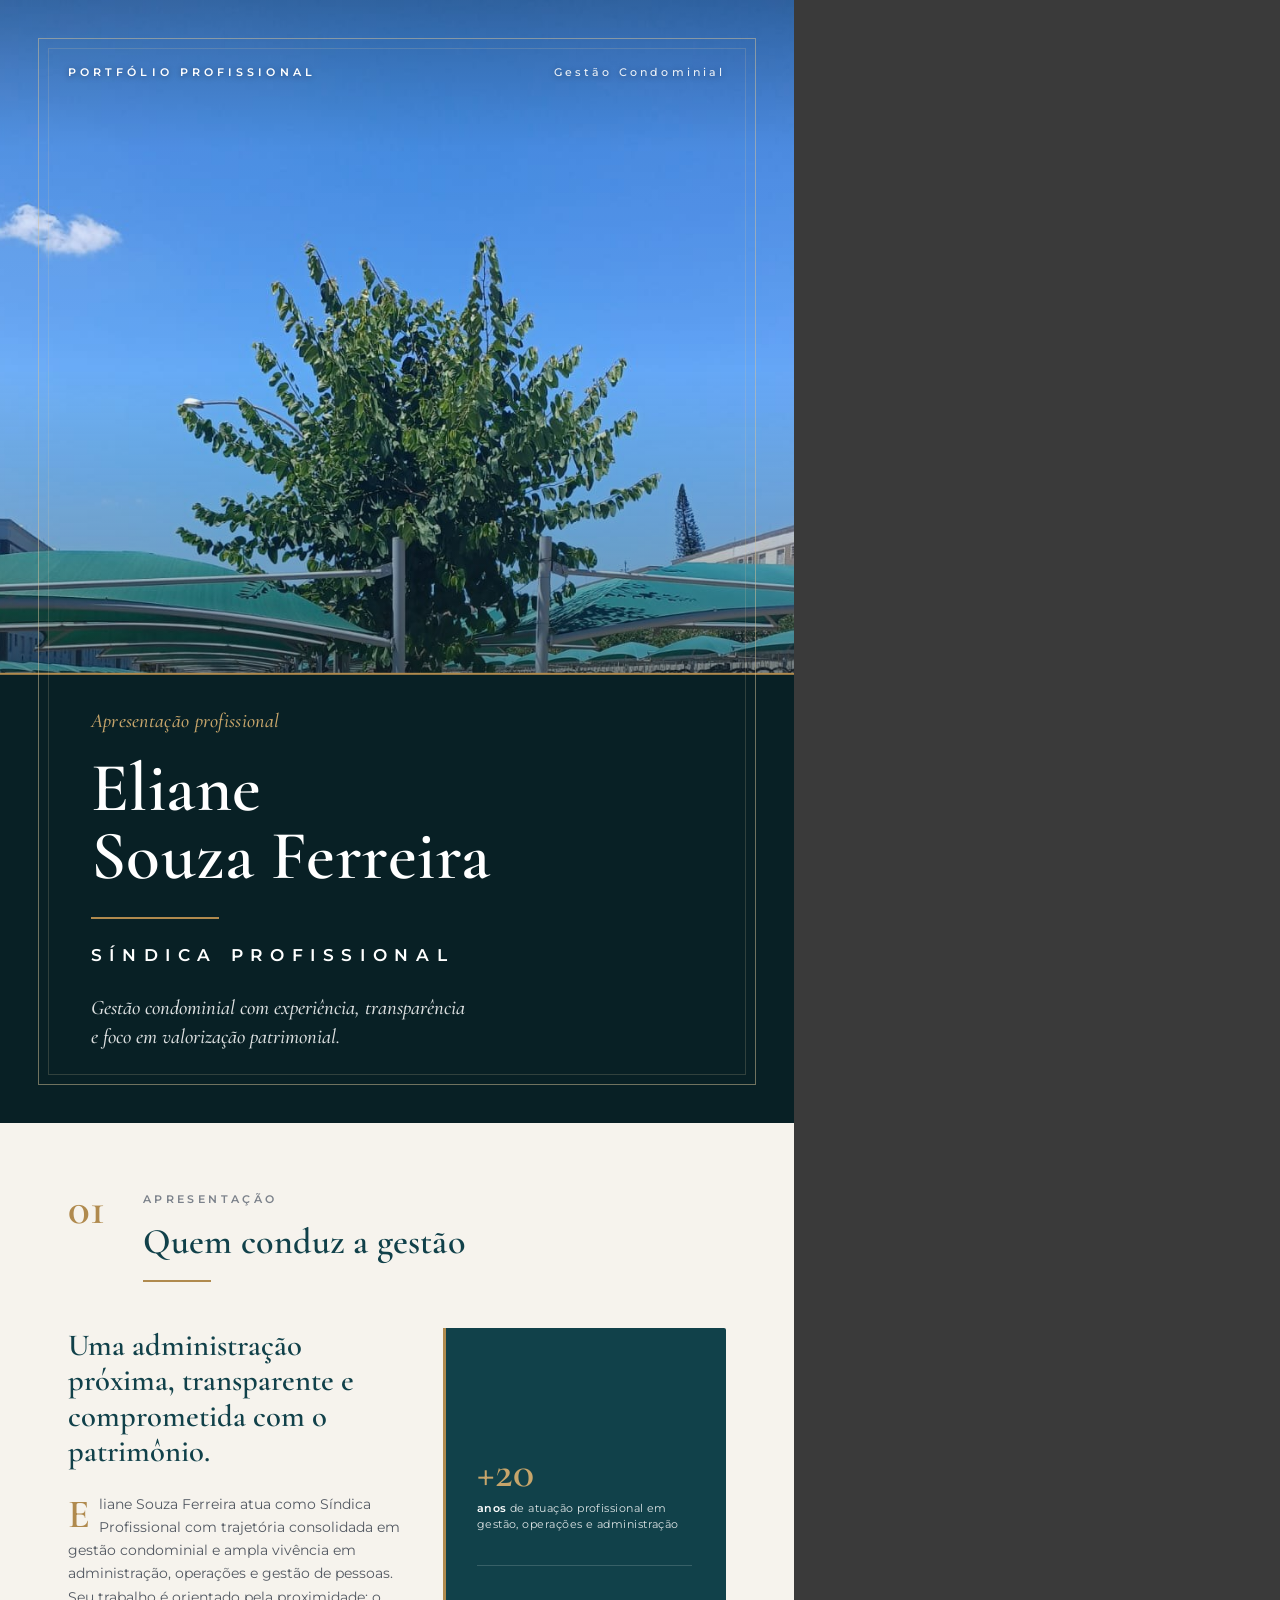
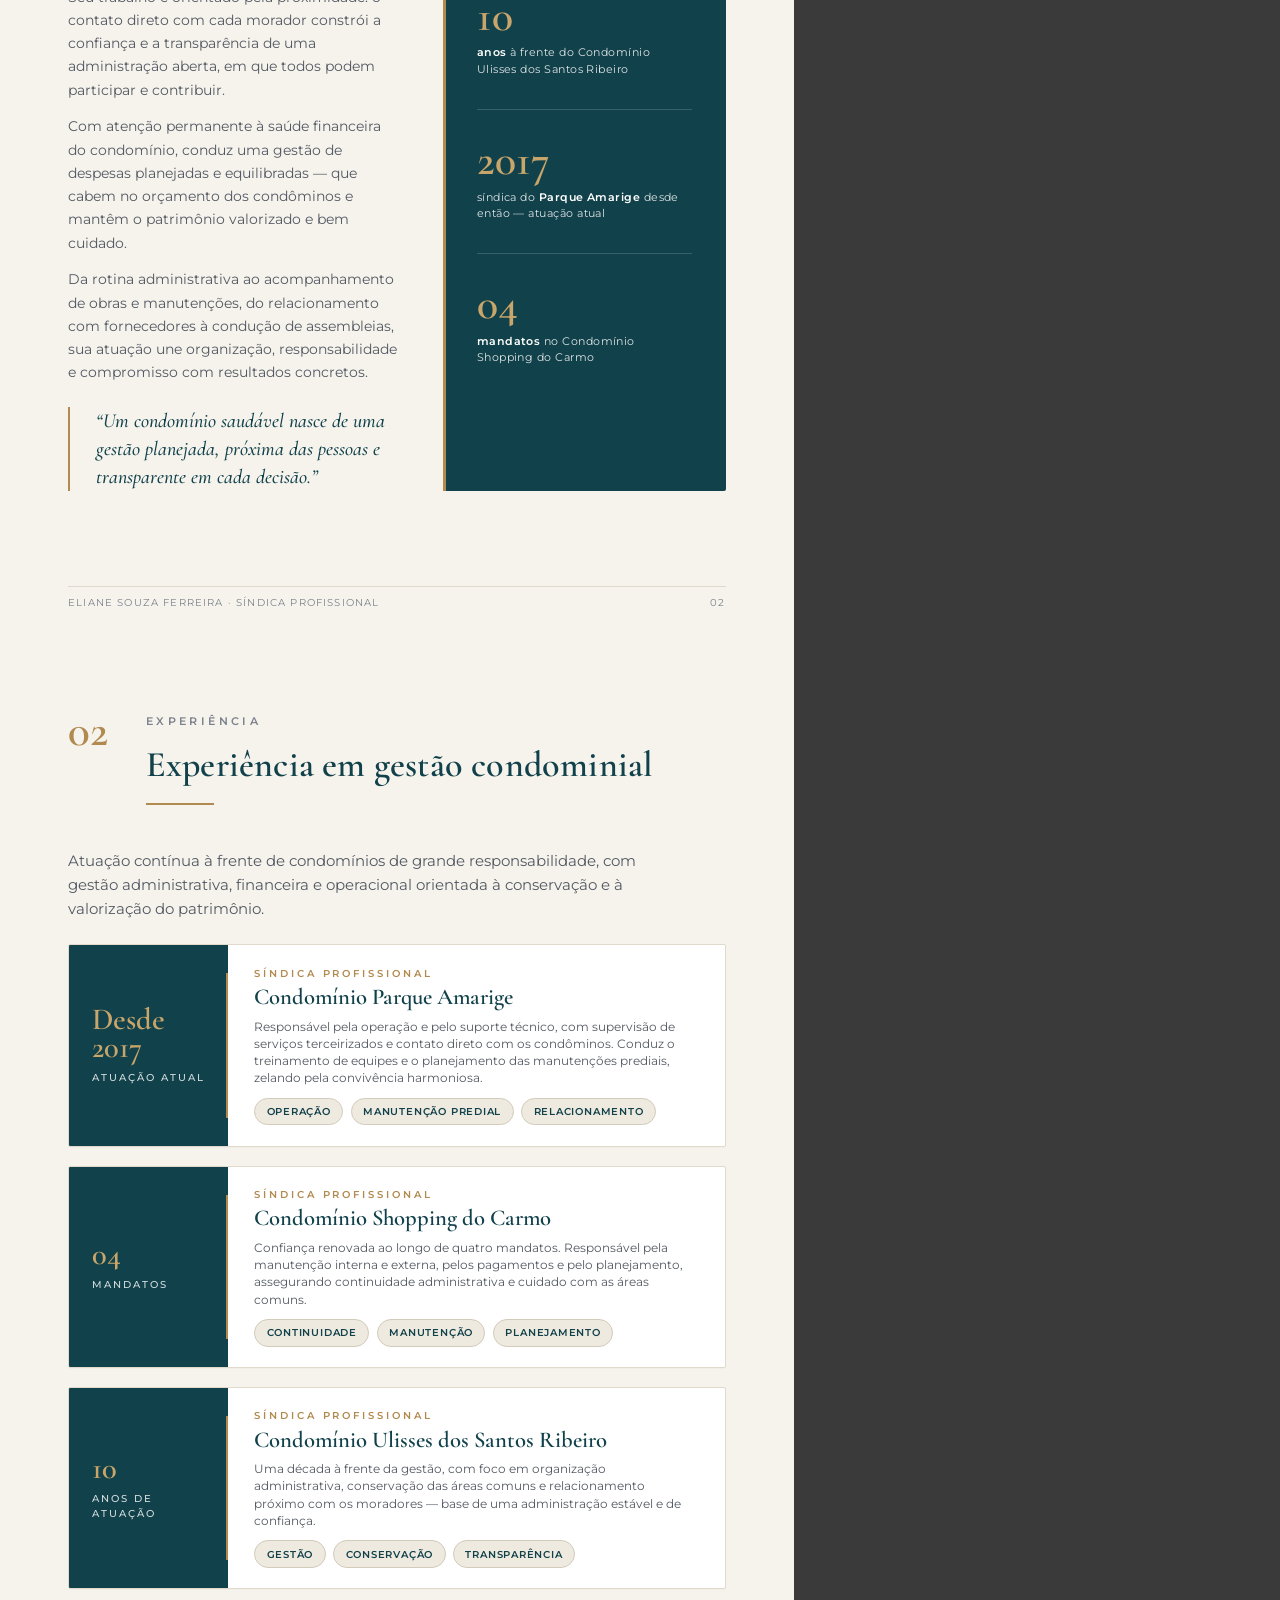
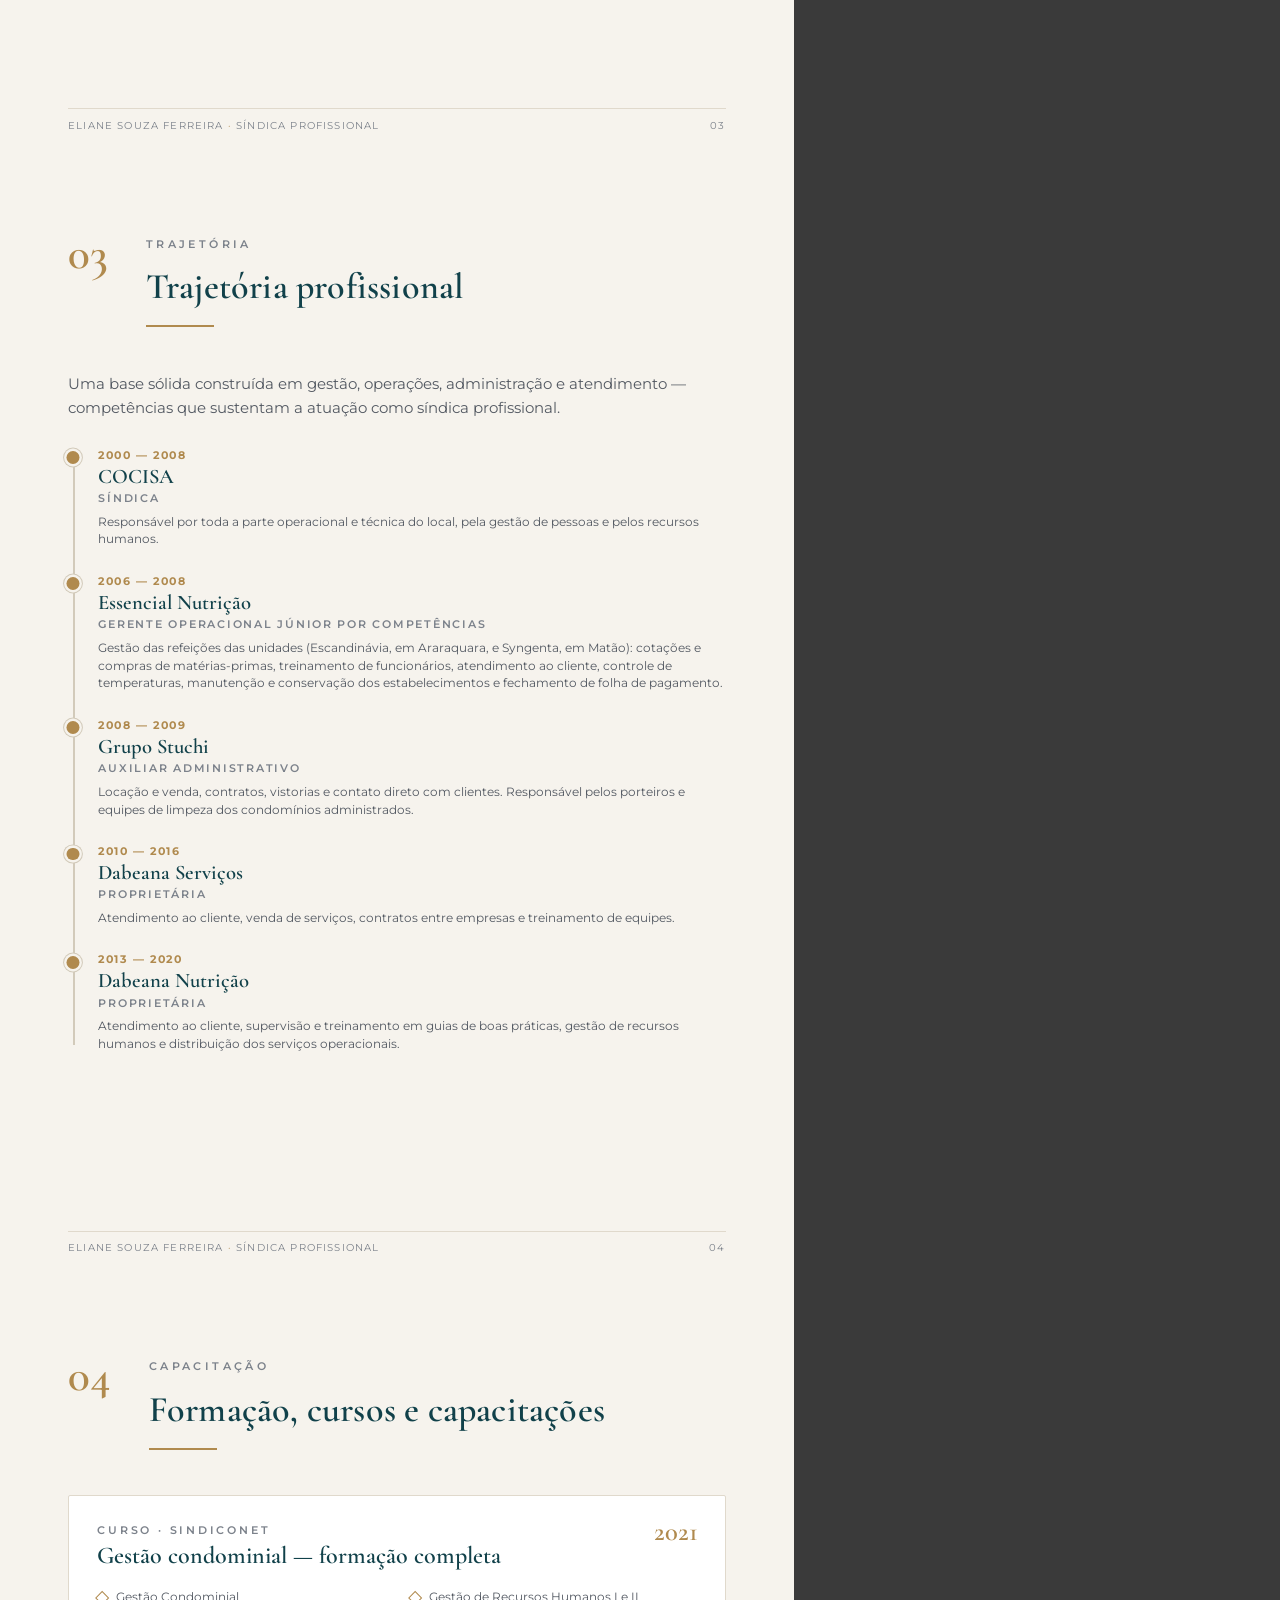
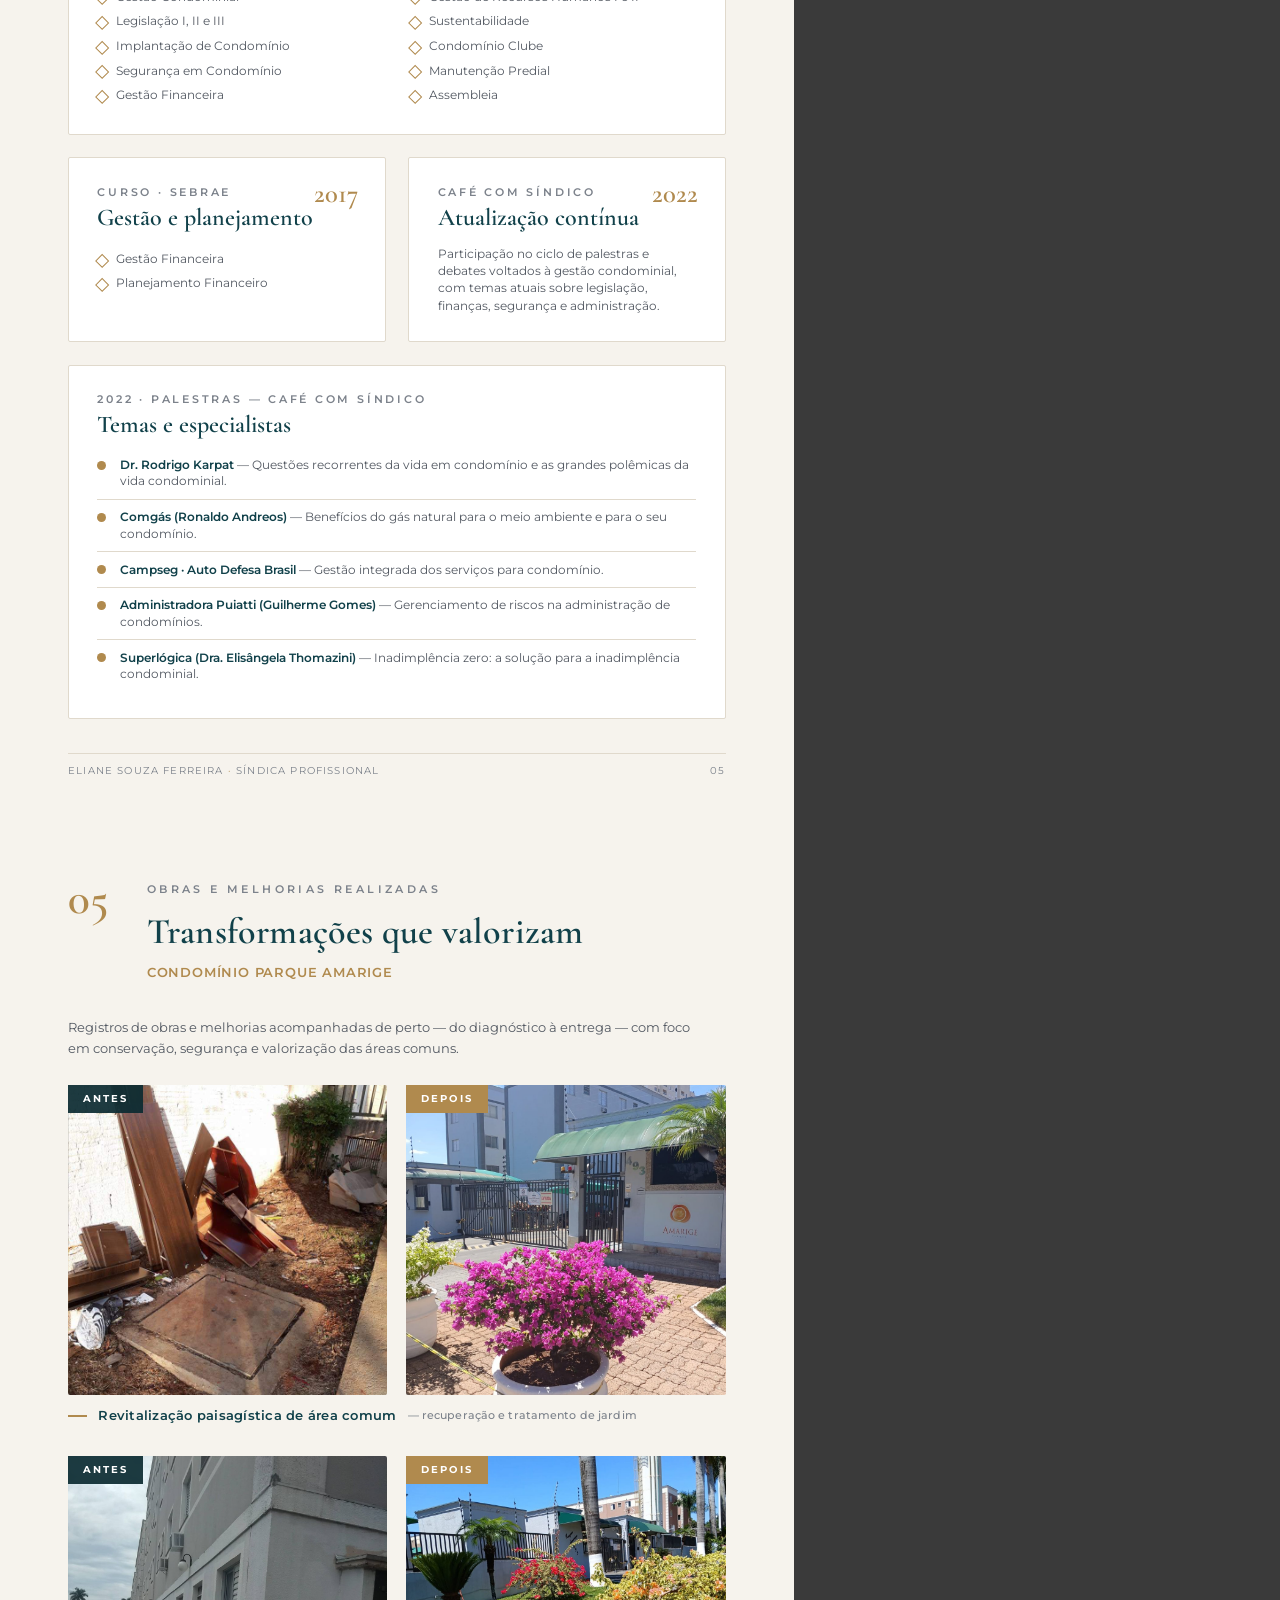
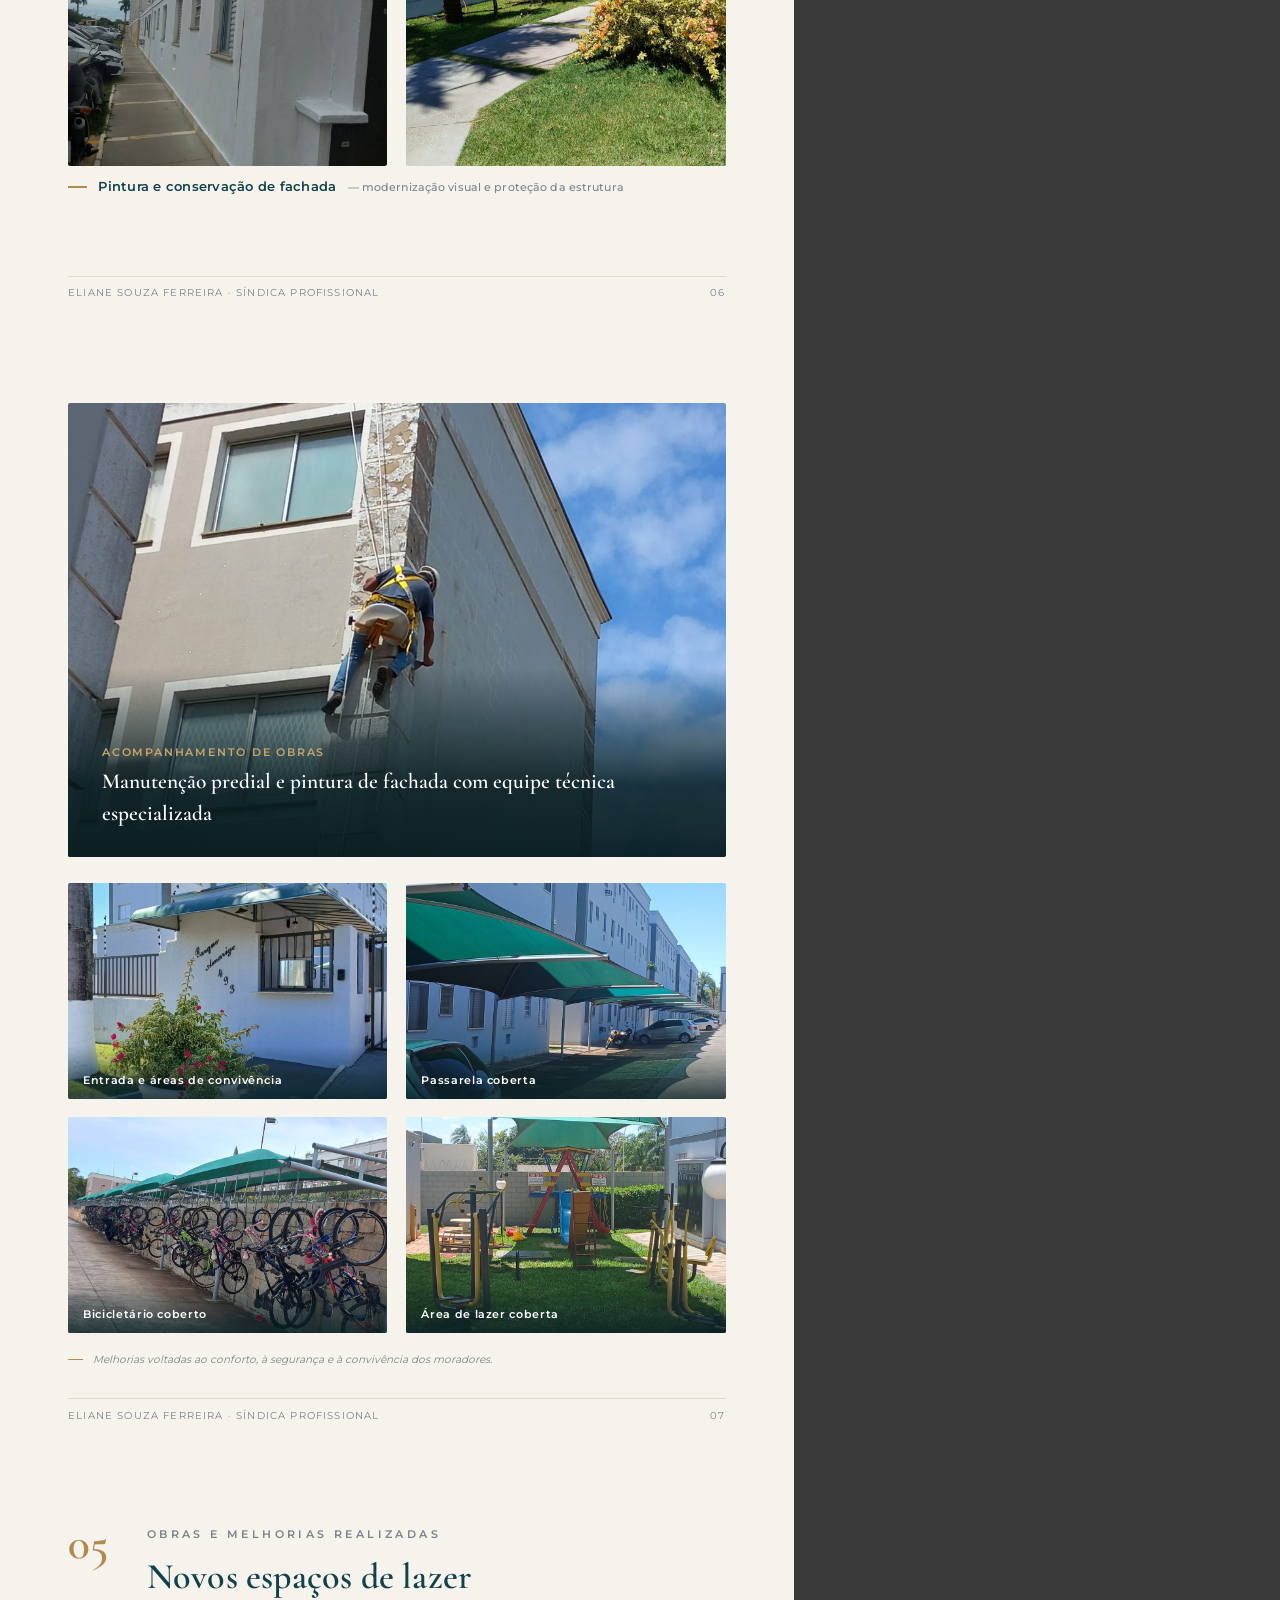
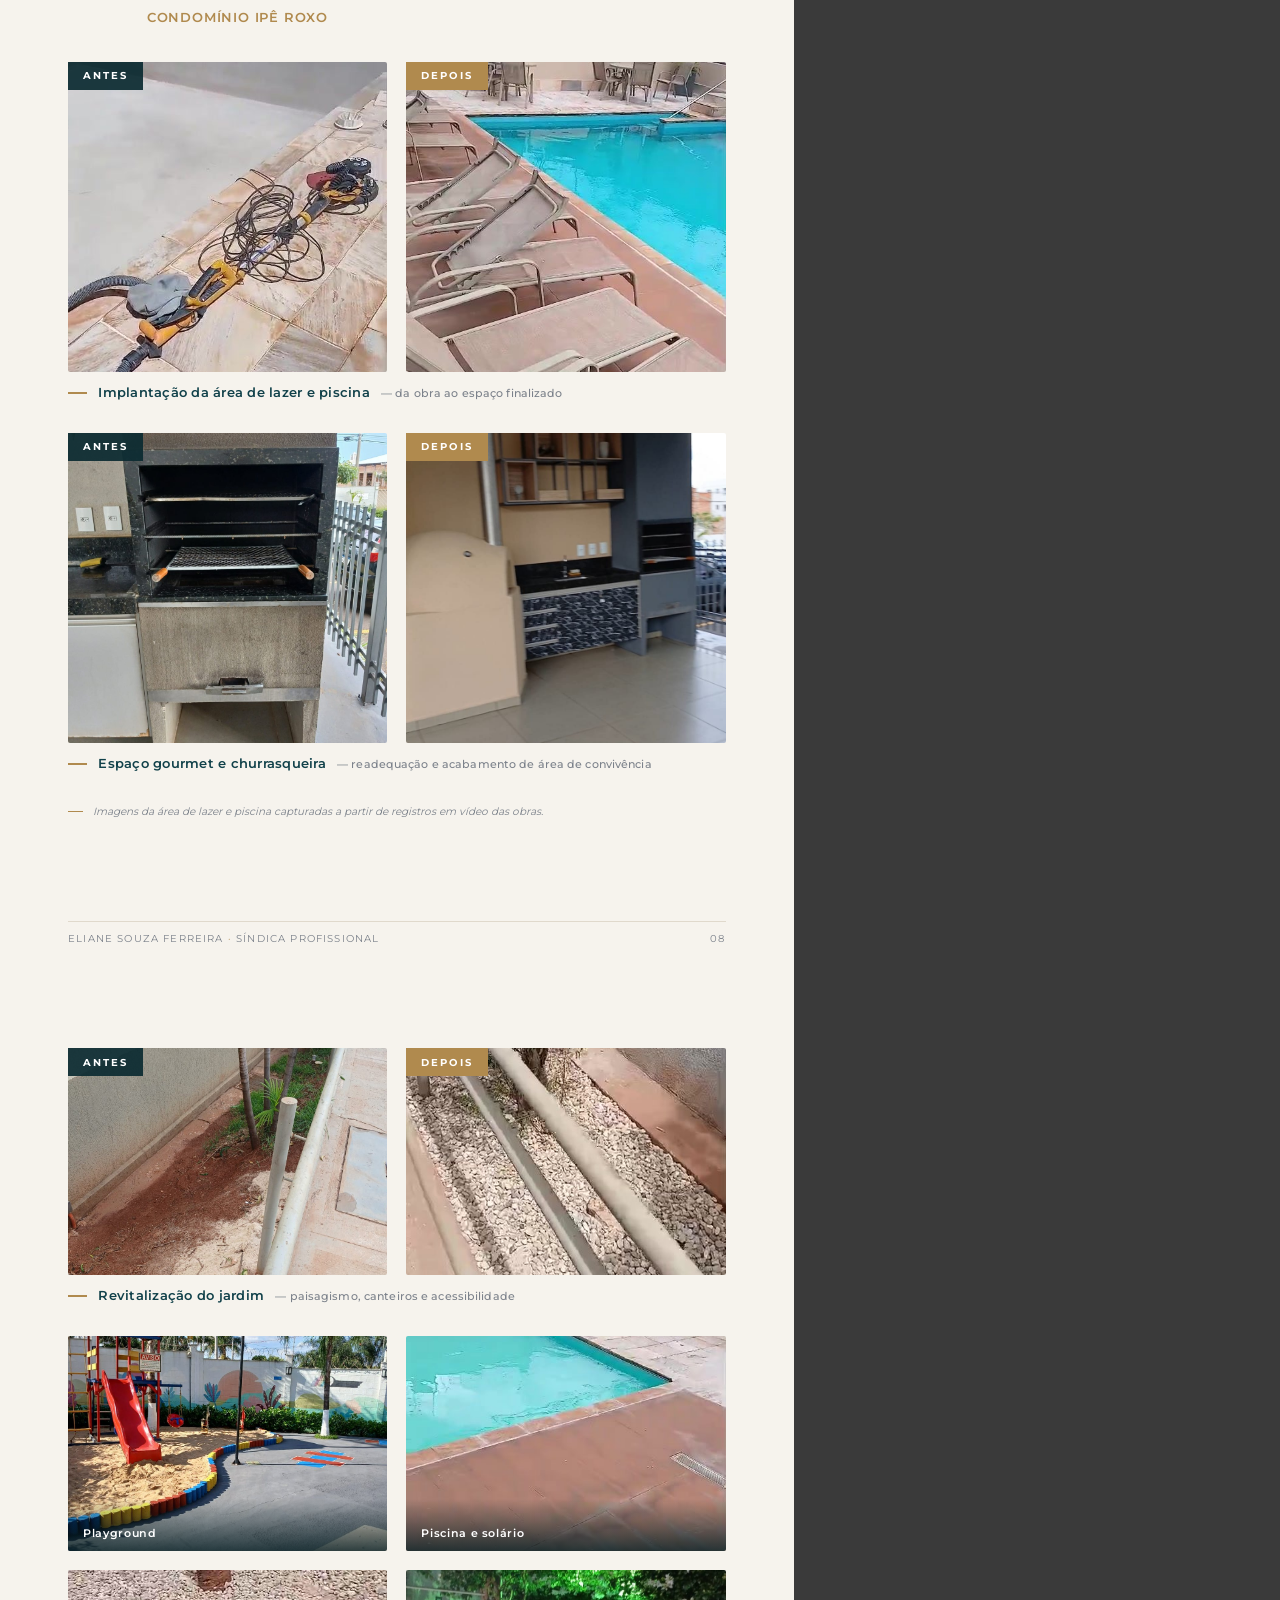
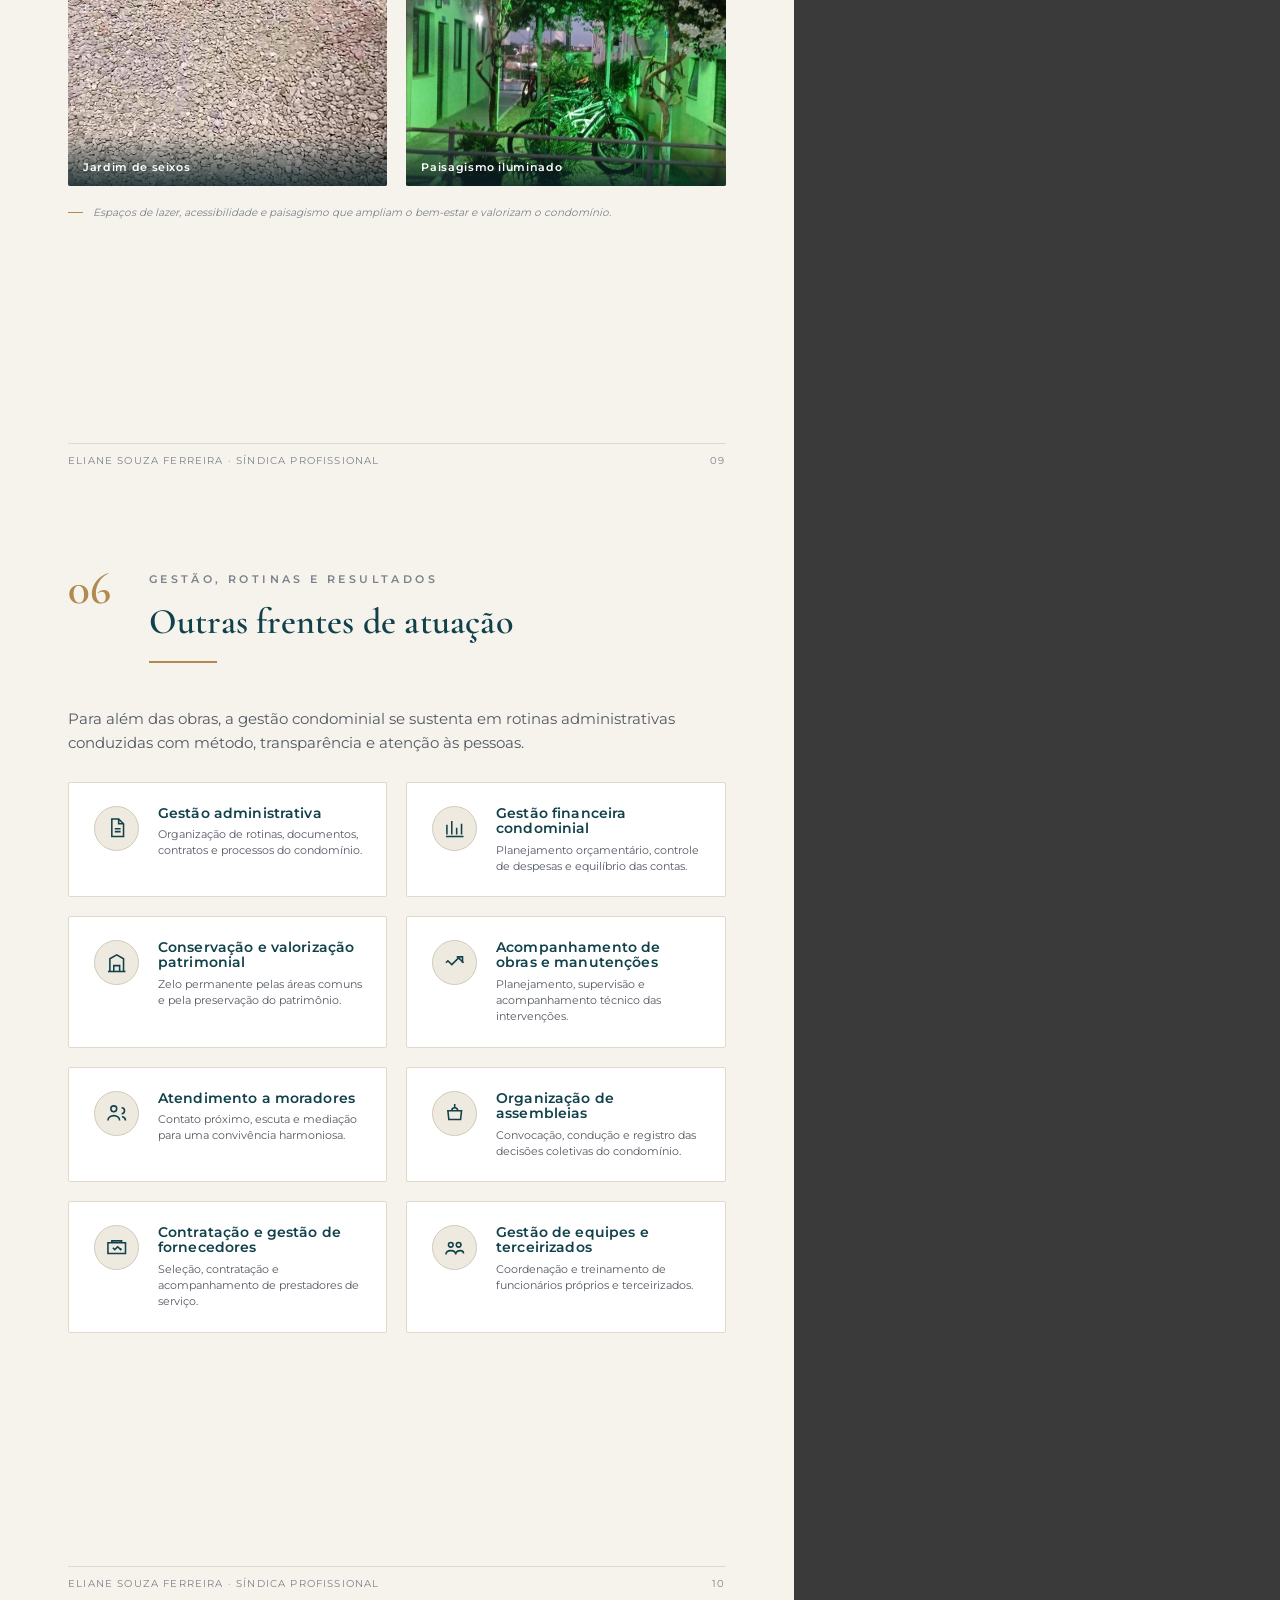
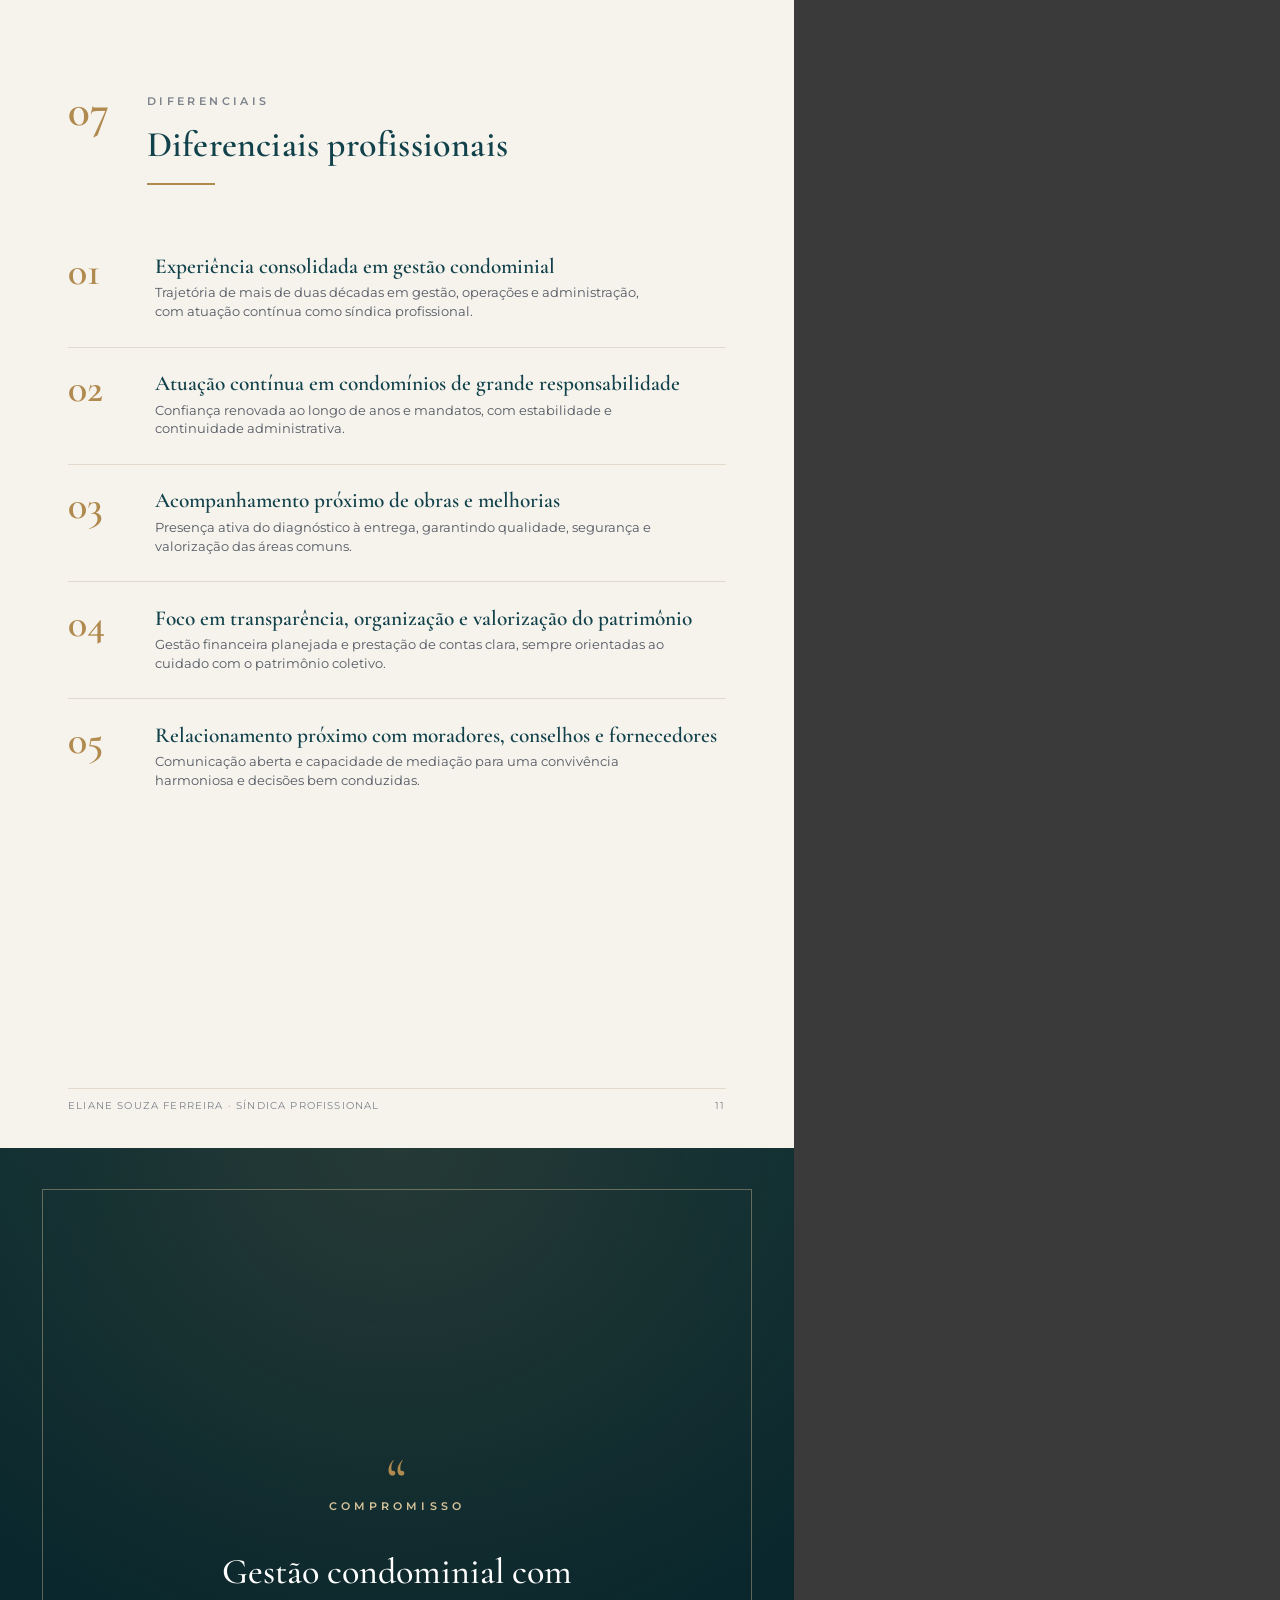
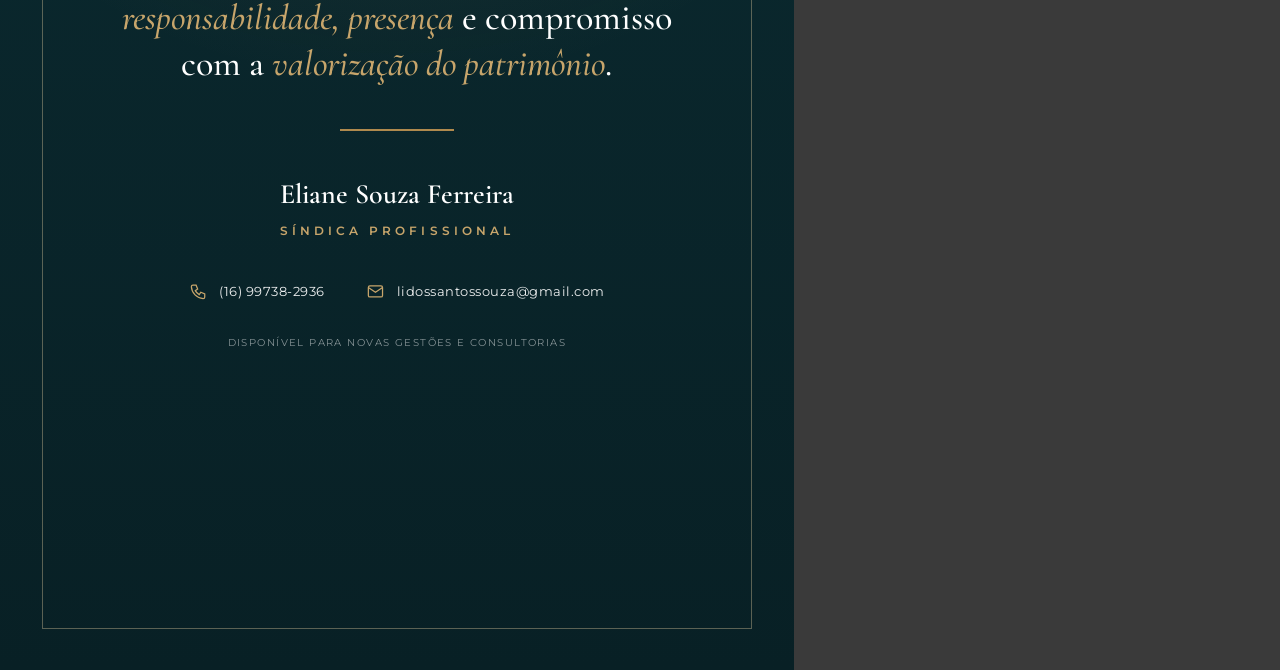
<file: output/portfolio.html>
<!DOCTYPE html>
<html lang="pt-BR">
<head>
<meta charset="UTF-8">
<title>Portfólio · Eliane Souza Ferreira — Síndica Profissional</title>
<link rel="stylesheet" href="assets/fonts.css">
<style>
:root{
  --paper:#F6F3ED;
  --paper-2:#EFEAE0;
  --white:#FFFFFF;
  --ink:#23282E;
  --ink-soft:#535962;
  --ink-mute:#7C828B;
  --petrol:#11414A;
  --petrol-2:#0B2B31;
  --petrol-deep:#082025;
  --gold:#B08A4E;
  --gold-2:#C7A56B;
  --gold-soft:#D8C49A;
  --line:#E0D9CC;
  --line-2:#D2CABA;
}
*{box-sizing:border-box;margin:0;padding:0;-webkit-print-color-adjust:exact;print-color-adjust:exact;}
html,body{background:#3a3a3a;}
body{font-family:'Montserrat',sans-serif;color:var(--ink);font-size:10.5pt;line-height:1.5;}
@page{size:A4;margin:0;}

.page{
  position:relative;width:210mm;height:297mm;overflow:hidden;
  background:var(--paper);page-break-after:always;break-after:page;
}
.page:last-child{page-break-after:auto;break-after:auto;}
.pad{padding:18mm 18mm 16mm 18mm;height:100%;position:relative;}

/* Typography helpers */
.serif{font-family:'Cormorant Garamond',Georgia,serif;}
.eyebrow{font-size:8.5pt;letter-spacing:.34em;text-transform:uppercase;font-weight:600;color:var(--gold);}
.eyebrow.light{color:var(--gold-2);}
h1,h2,h3,h4{font-weight:600;line-height:1.1;}
p{color:var(--ink-soft);}
.lead{font-size:11pt;line-height:1.62;color:var(--ink-soft);}

/* Section header (content pages) */
.sec-head{display:flex;align-items:flex-start;gap:10mm;margin-bottom:9mm;}
.sec-num{font-family:'Cormorant Garamond',serif;font-size:34pt;font-weight:600;color:var(--gold);line-height:.8;}
.sec-head .meta{flex:1;}
.sec-label{font-size:8.5pt;letter-spacing:.3em;text-transform:uppercase;color:var(--ink-mute);font-weight:600;}
.sec-title{font-family:'Cormorant Garamond',serif;font-size:27pt;font-weight:600;color:var(--petrol);margin-top:2mm;letter-spacing:.2px;}
.sec-sub{font-size:10pt;color:var(--gold);font-weight:600;letter-spacing:.06em;margin-top:1mm;text-transform:uppercase;}
.rule{height:2px;width:18mm;background:var(--gold);border:none;margin:3mm 0;}

/* Footer */
.footer{position:absolute;left:18mm;right:18mm;bottom:9mm;display:flex;justify-content:space-between;
  align-items:center;font-size:7.3pt;letter-spacing:.12em;text-transform:uppercase;color:var(--ink-mute);
  border-top:1px solid var(--line);padding-top:2.6mm;}
.footer .dot{color:var(--gold);}

/* ============ COVER ============ */
.cover{background:var(--petrol-deep);}
.cover .photo{position:absolute;top:0;left:0;right:0;height:60%;
  background-image:url('assets/cover.jpg');background-size:cover;background-position:center 32%;}
.cover .photo::after{content:"";position:absolute;inset:0;
  background:linear-gradient(180deg,rgba(8,32,37,.34) 0%,rgba(8,32,37,.06) 22%,rgba(8,32,37,0) 55%,rgba(8,32,37,.40) 100%);}
.cover .seam{position:absolute;top:60%;left:0;right:0;height:2.4px;background:var(--gold);transform:translateY(-1.2px);z-index:3;}
.cover .frame{position:absolute;inset:10mm;border:1px solid rgba(216,196,154,.5);z-index:4;pointer-events:none;}
.cover .frame::after{content:"";position:absolute;inset:2.4mm;border:1px solid rgba(216,196,154,.2);}
.cover .top{position:absolute;top:10mm;left:10mm;right:10mm;padding:7mm 8mm;display:flex;
  justify-content:space-between;align-items:center;z-index:3;}
.cover .top .brand{font-size:8.5pt;letter-spacing:.36em;text-transform:uppercase;color:#fff;font-weight:600;text-shadow:0 1px 6px rgba(0,0,0,.4);}
.cover .top .yr{font-size:8.5pt;letter-spacing:.28em;color:rgba(255,255,255,.9);font-weight:500;text-shadow:0 1px 6px rgba(0,0,0,.4);}
.cover .text{position:absolute;top:60%;left:10mm;right:10mm;bottom:10mm;z-index:3;
  display:flex;flex-direction:column;justify-content:center;padding:0 14mm;}
.cover .kick{font-family:'Cormorant Garamond',serif;font-style:italic;font-size:15pt;color:var(--gold-2);margin-bottom:5mm;letter-spacing:.3px;}
.cover .name{font-family:'Cormorant Garamond',serif;font-weight:600;font-size:52pt;line-height:.98;color:#fff;letter-spacing:.5px;}
.cover .gline{height:2px;width:34mm;background:var(--gold);margin:7mm 0 6mm;}
.cover .role{font-size:13pt;letter-spacing:.44em;text-transform:uppercase;color:#fff;font-weight:600;}
.cover .sub{font-family:'Cormorant Garamond',serif;font-style:italic;font-size:15.5pt;line-height:1.4;color:rgba(255,255,255,.86);margin-top:7mm;max-width:150mm;}

/* ============ APRESENTAÇÃO ============ */
.intro-grid{display:flex;gap:11mm;margin-top:1mm;}
.intro-main{flex:1.55;}
.intro-main .big{font-family:'Cormorant Garamond',serif;font-size:23pt;line-height:1.16;color:var(--petrol);font-weight:600;margin-bottom:6mm;}
.intro-main p{margin-bottom:3.6mm;line-height:1.66;}
.intro-main .drop::first-letter{font-family:'Cormorant Garamond',serif;font-size:30pt;float:left;line-height:.82;
  padding:1.5mm 2.4mm 0 0;color:var(--gold);font-weight:600;}
.pullquote{margin-top:6mm;padding-left:7mm;border-left:2px solid var(--gold);
  font-family:'Cormorant Garamond',serif;font-style:italic;font-size:15pt;line-height:1.4;color:var(--petrol);}
.stats{flex:1;background:var(--petrol);color:#fff;border-radius:2px;padding:11mm 9mm;align-self:stretch;
  display:flex;flex-direction:column;justify-content:center;gap:8.5mm;position:relative;}
.stats::before{content:"";position:absolute;left:0;top:0;bottom:0;width:3px;background:var(--gold);}
.stat .n{font-family:'Cormorant Garamond',serif;font-size:33pt;font-weight:600;color:var(--gold-2);line-height:.85;}
.stat .t{font-size:8.6pt;letter-spacing:.04em;color:rgba(255,255,255,.86);margin-top:2.4mm;line-height:1.42;}
.stat .t strong{color:#fff;font-weight:600;}
.stats .sdiv{height:1px;background:rgba(255,255,255,.16);}

/* ============ FLAGSHIP CARDS ============ */
.flagcards{display:flex;flex-direction:column;gap:5mm;margin-top:1mm;}
.fcard{display:flex;background:var(--white);border:1px solid var(--line);border-radius:2px;overflow:hidden;
  box-shadow:0 1px 0 rgba(0,0,0,.02);}
.fcard .badge{flex:0 0 42mm;background:var(--petrol);color:#fff;padding:6mm 6mm;display:flex;flex-direction:column;
  justify-content:center;position:relative;}
.fcard .badge::after{content:"";position:absolute;right:0;top:14%;bottom:14%;width:2px;background:var(--gold);}
.fcard .badge .bn{font-family:'Cormorant Garamond',serif;font-size:23pt;font-weight:600;color:var(--gold-2);line-height:.9;}
.fcard .badge .bl{font-size:7.6pt;letter-spacing:.2em;text-transform:uppercase;color:rgba(255,255,255,.82);margin-top:2.2mm;font-weight:500;}
.fcard .body{flex:1;padding:5.4mm 7mm;}
.fcard .body .role{font-size:7.8pt;letter-spacing:.28em;text-transform:uppercase;color:var(--gold);font-weight:600;}
.fcard .body h3{font-family:'Cormorant Garamond',serif;font-size:17pt;color:var(--petrol);margin:1mm 0 2mm;font-weight:600;}
.fcard .body p{font-size:9pt;line-height:1.44;color:var(--ink-soft);}
.tags{display:flex;flex-wrap:wrap;gap:2mm;margin-top:3mm;}
.tag{font-size:7.4pt;letter-spacing:.08em;text-transform:uppercase;color:var(--petrol);background:var(--paper-2);
  border:1px solid var(--line-2);border-radius:30px;padding:1.4mm 3mm;font-weight:600;}

/* ============ TIMELINE ============ */
.tl{position:relative;margin-top:2mm;padding-left:8mm;}
.tl::before{content:"";position:absolute;left:1.4mm;top:2mm;bottom:2mm;width:1.5px;background:var(--line-2);}
.tlitem{position:relative;padding:0 0 6.5mm 0;}
.tlitem:last-child{padding-bottom:0;}
.tlitem::before{content:"";position:absolute;left:-8mm;top:1.2mm;width:3.4mm;height:3.4mm;border-radius:50%;
  background:var(--gold);box-shadow:0 0 0 2.4px var(--paper),0 0 0 3.4px var(--line-2);transform:translateX(-.4mm);}
.tlitem .yr{font-size:8.4pt;letter-spacing:.14em;color:var(--gold);font-weight:700;}
.tlitem h4{font-family:'Cormorant Garamond',serif;font-size:15.5pt;color:var(--petrol);font-weight:600;margin:.6mm 0 .4mm;}
.tlitem .rolelab{font-size:8.2pt;letter-spacing:.16em;text-transform:uppercase;color:var(--ink-mute);font-weight:600;margin-bottom:1.6mm;}
.tlitem p{font-size:9.2pt;line-height:1.46;color:var(--ink-soft);}

/* ============ COURSES ============ */
.crow{display:flex;gap:6mm;margin-bottom:6mm;}
.ccard{background:var(--white);border:1px solid var(--line);border-radius:2px;padding:7mm 7.5mm;position:relative;flex:1;}
.ccard .yrbadge{position:absolute;top:6mm;right:7mm;font-family:'Cormorant Garamond',serif;font-size:20pt;
  color:var(--gold);font-weight:600;line-height:1;}
.ccard .prov{font-size:8pt;letter-spacing:.26em;text-transform:uppercase;color:var(--ink-mute);font-weight:600;}
.ccard h3{font-family:'Cormorant Garamond',serif;font-size:18pt;color:var(--petrol);font-weight:600;margin:1mm 0 4mm;}
.modlist{column-count:2;column-gap:7mm;}
.modlist.one{column-count:1;}
.modlist li{list-style:none;font-size:9pt;color:var(--ink-soft);padding:1.2mm 0 1.2mm 5mm;position:relative;
  break-inside:avoid;line-height:1.3;}
.modlist li::before{content:"";position:absolute;left:0;top:2.5mm;width:2.2mm;height:2.2mm;border:1.4px solid var(--gold);
  transform:rotate(45deg);}
.palestras li{list-style:none;font-size:8.9pt;color:var(--ink-soft);padding:2.4mm 0 2.4mm 6mm;position:relative;
  border-bottom:1px solid var(--line);line-height:1.4;}
.palestras li:last-child{border-bottom:none;}
.palestras li::before{content:"";position:absolute;left:0;top:3.4mm;width:2.4mm;height:2.4mm;border-radius:50%;background:var(--gold);}
.palestras li strong{color:var(--petrol);font-weight:600;}

/* ============ OBRAS / BEFORE-AFTER ============ */
.obra-intro{font-size:10pt;line-height:1.55;color:var(--ink-soft);margin-bottom:7mm;max-width:165mm;}
.ba{display:flex;gap:5mm;}
.ba .item{flex:1;position:relative;}
.ba .img{width:100%;background-size:cover;background-position:center;border-radius:2px;}
.ba .img.h-land{height:60mm;}
.ba .img.h-port{height:82mm;}
.ba-tag{position:absolute;top:0;left:0;font-size:7.6pt;letter-spacing:.2em;text-transform:uppercase;
  font-weight:700;color:#fff;padding:1.7mm 4mm;}
.tag-antes{background:rgba(11,43,49,.92);}
.tag-depois{background:var(--gold);}
.ba-cap{display:flex;align-items:center;gap:3mm;margin:3.2mm 0 0;font-size:9.4pt;color:var(--petrol);font-weight:600;
  letter-spacing:.02em;}
.ba-cap::before{content:"";width:5mm;height:2px;background:var(--gold);flex:0 0 auto;}
.ba-cap .desc{color:var(--ink-mute);font-weight:500;font-size:8.6pt;letter-spacing:.01em;}
.ba-block{margin-bottom:8mm;}
.ba-block:last-child{margin-bottom:0;}

/* action shot */
.action{position:relative;border-radius:2px;overflow:hidden;height:120mm;margin-bottom:7mm;}
.action img{width:100%;height:100%;object-fit:cover;object-position:center 28%;}
.action .ov{position:absolute;left:0;right:0;bottom:0;padding:20mm 9mm 7mm;
  background:linear-gradient(0deg,rgba(7,28,32,.95) 0%,rgba(7,28,32,.85) 38%,rgba(8,32,37,.4) 75%,rgba(8,32,37,0) 100%);}
.action .ov .t{color:#fff;font-family:'Cormorant Garamond',serif;font-size:16pt;font-weight:600;}
.action .ov .s{color:var(--gold-2);font-size:8.4pt;letter-spacing:.16em;text-transform:uppercase;margin-bottom:1.5mm;font-weight:600;}

/* showcase grid */
.show-grid{display:grid;grid-template-columns:1fr 1fr;gap:5mm;}
.show-grid.g4{grid-template-columns:1fr 1fr;}
.scell{position:relative;border-radius:2px;overflow:hidden;height:57mm;}
.scell img{width:100%;height:100%;object-fit:cover;}
.scell .cap{position:absolute;left:0;bottom:0;right:0;padding:7mm 4mm 2.6mm;
  background:linear-gradient(0deg,rgba(8,32,37,.82),rgba(8,32,37,0));
  color:#fff;font-size:8pt;letter-spacing:.06em;font-weight:600;}
.note{font-size:7.8pt;color:var(--ink-mute);font-style:italic;margin-top:5mm;display:flex;align-items:center;gap:2.5mm;}
.note::before{content:"";width:4mm;height:1px;background:var(--gold);}

/* ============ OUTRAS FRENTES ============ */
.fgrid{display:grid;grid-template-columns:1fr 1fr;gap:5mm;margin-top:1mm;}
.fitem{background:var(--white);border:1px solid var(--line);border-radius:2px;padding:6mm 6.5mm;display:flex;gap:5mm;align-items:flex-start;}
.fitem .ic{flex:0 0 12mm;height:12mm;border-radius:50%;background:var(--paper-2);border:1px solid var(--line-2);
  display:flex;align-items:center;justify-content:center;}
.fitem .ic svg{width:6.2mm;height:6.2mm;stroke:var(--petrol);fill:none;stroke-width:1.6;}
.fitem h4{font-size:10.5pt;color:var(--petrol);font-weight:600;margin-bottom:1.4mm;letter-spacing:.01em;}
.fitem p{font-size:8.5pt;line-height:1.42;color:var(--ink-soft);}

/* ============ DIFERENCIAIS ============ */
.diffs{margin-top:2mm;}
.diff{display:flex;gap:7mm;align-items:flex-start;padding:6.5mm 0;border-bottom:1px solid var(--line);}
.diff:last-child{border-bottom:none;}
.diff .dn{font-family:'Cormorant Garamond',serif;font-size:30pt;font-weight:600;color:var(--gold);line-height:.8;flex:0 0 16mm;}
.diff .dc h4{font-family:'Cormorant Garamond',serif;font-size:16pt;color:var(--petrol);font-weight:600;margin-bottom:1.6mm;}
.diff .dc p{font-size:9.4pt;line-height:1.5;color:var(--ink-soft);max-width:135mm;}

/* ============ CLOSING ============ */
.closing{background:var(--petrol-deep);}
.closing .bgtex{position:absolute;inset:0;background:
  radial-gradient(120% 80% at 50% 0%,rgba(176,138,78,.16),transparent 60%),
  linear-gradient(180deg,var(--petrol-2),var(--petrol-deep));}
.closing .frame{position:absolute;inset:11mm;border:1px solid rgba(216,196,154,.4);}
.closing .inner{position:absolute;inset:11mm;display:flex;flex-direction:column;align-items:center;
  justify-content:center;text-align:center;padding:18mm;}
.closing .mk{font-family:'Cormorant Garamond',serif;font-size:46pt;color:var(--gold);line-height:.4;height:8mm;}
.closing .eb{font-size:8.5pt;letter-spacing:.36em;text-transform:uppercase;color:var(--gold-soft);font-weight:600;margin-bottom:9mm;}
.closing .quote{font-family:'Cormorant Garamond',serif;font-size:27pt;line-height:1.28;color:#fff;font-weight:500;max-width:150mm;}
.closing .quote em{color:var(--gold-2);font-style:italic;}
.closing .gline{height:2px;width:30mm;background:var(--gold);margin:11mm 0;}
.closing .who{font-family:'Cormorant Garamond',serif;font-size:21pt;color:#fff;font-weight:600;}
.closing .role{font-size:9pt;letter-spacing:.34em;text-transform:uppercase;color:var(--gold-2);margin-top:2mm;font-weight:600;}
.contact{display:flex;gap:11mm;margin-top:11mm;}
.contact .ci{display:flex;align-items:center;gap:3mm;color:rgba(255,255,255,.92);font-size:9.5pt;letter-spacing:.04em;}
.contact .ci svg{width:5mm;height:5mm;stroke:var(--gold-2);fill:none;stroke-width:1.6;}
.contact-note{margin-top:9mm;font-size:7.6pt;color:rgba(255,255,255,.5);letter-spacing:.14em;text-transform:uppercase;}
</style>
</head>
<body>

<!-- ================= 1. CAPA ================= -->
<section class="page cover">
  <div class="photo"></div>
  <div class="seam"></div>
  <div class="frame"></div>
  <div class="top">
    <span class="brand">Portfólio Profissional</span>
    <span class="yr">Gestão Condominial</span>
  </div>
  <div class="text">
    <div class="kick">Apresentação profissional</div>
    <div class="name">Eliane<br>Souza Ferreira</div>
    <div class="gline"></div>
    <div class="role">Síndica Profissional</div>
    <div class="sub">Gestão condominial com experiência, transparência<br>e foco em valorização patrimonial.</div>
  </div>
</section>

<!-- ================= 2. APRESENTAÇÃO ================= -->
<section class="page">
  <div class="pad">
    <div class="sec-head">
      <div class="sec-num">01</div>
      <div class="meta">
        <div class="sec-label">Apresentação</div>
        <div class="sec-title">Quem conduz a gestão</div>
        <hr class="rule">
      </div>
    </div>
    <div class="intro-grid">
      <div class="intro-main">
        <div class="big">Uma administração próxima, transparente e comprometida com o patrimônio.</div>
        <p class="drop">Eliane Souza Ferreira atua como Síndica Profissional com trajetória consolidada em gestão condominial e ampla vivência em administração, operações e gestão de pessoas. Seu trabalho é orientado pela proximidade: o contato direto com cada morador constrói a confiança e a transparência de uma administração aberta, em que todos podem participar e contribuir.</p>
        <p>Com atenção permanente à saúde financeira do condomínio, conduz uma gestão de despesas planejadas e equilibradas — que cabem no orçamento dos condôminos e mantêm o patrimônio valorizado e bem cuidado.</p>
        <p>Da rotina administrativa ao acompanhamento de obras e manutenções, do relacionamento com fornecedores à condução de assembleias, sua atuação une organização, responsabilidade e compromisso com resultados concretos.</p>
        <div class="pullquote">“Um condomínio saudável nasce de uma gestão planejada, próxima das pessoas e transparente em cada decisão.”</div>
      </div>
      <div class="stats">
        <div class="stat"><div class="n">+20</div><div class="t"><strong>anos</strong> de atuação profissional em gestão, operações e administração</div></div>
        <div class="sdiv"></div>
        <div class="stat"><div class="n">10</div><div class="t"><strong>anos</strong> à frente do Condomínio Ulisses dos Santos Ribeiro</div></div>
        <div class="sdiv"></div>
        <div class="stat"><div class="n">2017</div><div class="t">síndica do <strong>Parque Amarige</strong> desde então — atuação atual</div></div>
        <div class="sdiv"></div>
        <div class="stat"><div class="n">04</div><div class="t"><strong>mandatos</strong> no Condomínio Shopping do Carmo</div></div>
      </div>
    </div>
  </div>
  <div class="footer"><span>Eliane Souza Ferreira <span class="dot">·</span> Síndica Profissional</span><span>02</span></div>
</section>

<!-- ================= 3. EXPERIÊNCIA CONDOMINIAL ================= -->
<section class="page">
  <div class="pad">
    <div class="sec-head">
      <div class="sec-num">02</div>
      <div class="meta">
        <div class="sec-label">Experiência</div>
        <div class="sec-title">Experiência em gestão condominial</div>
        <hr class="rule">
      </div>
    </div>
    <p class="lead" style="margin-bottom:6mm;max-width:162mm;">Atuação contínua à frente de condomínios de grande responsabilidade, com gestão administrativa, financeira e operacional orientada à conservação e à valorização do patrimônio.</p>
    <div class="flagcards">
      <div class="fcard">
        <div class="badge"><div class="bn">Desde<br>2017</div><div class="bl">Atuação atual</div></div>
        <div class="body">
          <div class="role">Síndica Profissional</div>
          <h3>Condomínio Parque Amarige</h3>
          <p>Responsável pela operação e pelo suporte técnico, com supervisão de serviços terceirizados e contato direto com os condôminos. Conduz o treinamento de equipes e o planejamento das manutenções prediais, zelando pela convivência harmoniosa.</p>
          <div class="tags"><span class="tag">Operação</span><span class="tag">Manutenção predial</span><span class="tag">Relacionamento</span></div>
        </div>
      </div>
      <div class="fcard">
        <div class="badge"><div class="bn">04</div><div class="bl">Mandatos</div></div>
        <div class="body">
          <div class="role">Síndica Profissional</div>
          <h3>Condomínio Shopping do Carmo</h3>
          <p>Confiança renovada ao longo de quatro mandatos. Responsável pela manutenção interna e externa, pelos pagamentos e pelo planejamento, assegurando continuidade administrativa e cuidado com as áreas comuns.</p>
          <div class="tags"><span class="tag">Continuidade</span><span class="tag">Manutenção</span><span class="tag">Planejamento</span></div>
        </div>
      </div>
      <div class="fcard">
        <div class="badge"><div class="bn">10</div><div class="bl">Anos de atuação</div></div>
        <div class="body">
          <div class="role">Síndica Profissional</div>
          <h3>Condomínio Ulisses dos Santos Ribeiro</h3>
          <p>Uma década à frente da gestão, com foco em organização administrativa, conservação das áreas comuns e relacionamento próximo com os moradores — base de uma administração estável e de confiança.</p>
          <div class="tags"><span class="tag">Gestão</span><span class="tag">Conservação</span><span class="tag">Transparência</span></div>
        </div>
      </div>
    </div>
  </div>
  <div class="footer"><span>Eliane Souza Ferreira <span class="dot">·</span> Síndica Profissional</span><span>03</span></div>
</section>

<!-- ================= 4. TRAJETÓRIA ================= -->
<section class="page">
  <div class="pad">
    <div class="sec-head">
      <div class="sec-num">03</div>
      <div class="meta">
        <div class="sec-label">Trajetória</div>
        <div class="sec-title">Trajetória profissional</div>
        <hr class="rule">
      </div>
    </div>
    <p class="lead" style="margin-bottom:7mm;max-width:165mm;">Uma base sólida construída em gestão, operações, administração e atendimento — competências que sustentam a atuação como síndica profissional.</p>
    <div class="tl">
      <div class="tlitem">
        <div class="yr">2000 — 2008</div>
        <h4>COCISA</h4>
        <div class="rolelab">Síndica</div>
        <p>Responsável por toda a parte operacional e técnica do local, pela gestão de pessoas e pelos recursos humanos.</p>
      </div>
      <div class="tlitem">
        <div class="yr">2006 — 2008</div>
        <h4>Essencial Nutrição</h4>
        <div class="rolelab">Gerente Operacional Júnior por Competências</div>
        <p>Gestão das refeições das unidades (Escandinávia, em Araraquara, e Syngenta, em Matão): cotações e compras de matérias-primas, treinamento de funcionários, atendimento ao cliente, controle de temperaturas, manutenção e conservação dos estabelecimentos e fechamento de folha de pagamento.</p>
      </div>
      <div class="tlitem">
        <div class="yr">2008 — 2009</div>
        <h4>Grupo Stuchi</h4>
        <div class="rolelab">Auxiliar Administrativo</div>
        <p>Locação e venda, contratos, vistorias e contato direto com clientes. Responsável pelos porteiros e equipes de limpeza dos condomínios administrados.</p>
      </div>
      <div class="tlitem">
        <div class="yr">2010 — 2016</div>
        <h4>Dabeana Serviços</h4>
        <div class="rolelab">Proprietária</div>
        <p>Atendimento ao cliente, venda de serviços, contratos entre empresas e treinamento de equipes.</p>
      </div>
      <div class="tlitem">
        <div class="yr">2013 — 2020</div>
        <h4>Dabeana Nutrição</h4>
        <div class="rolelab">Proprietária</div>
        <p>Atendimento ao cliente, supervisão e treinamento em guias de boas práticas, gestão de recursos humanos e distribuição dos serviços operacionais.</p>
      </div>
    </div>
  </div>
  <div class="footer"><span>Eliane Souza Ferreira <span class="dot">·</span> Síndica Profissional</span><span>04</span></div>
</section>

<!-- ================= 5. FORMAÇÃO E CURSOS ================= -->
<section class="page">
  <div class="pad">
    <div class="sec-head">
      <div class="sec-num">04</div>
      <div class="meta">
        <div class="sec-label">Capacitação</div>
        <div class="sec-title">Formação, cursos e capacitações</div>
        <hr class="rule">
      </div>
    </div>
    <div class="ccard" style="margin-bottom:6mm;">
      <div class="yrbadge">2021</div>
      <div class="prov">Curso · Sindiconet</div>
      <h3>Gestão condominial — formação completa</h3>
      <ul class="modlist">
        <li>Gestão Condominial</li>
        <li>Legislação I, II e III</li>
        <li>Implantação de Condomínio</li>
        <li>Segurança em Condomínio</li>
        <li>Gestão Financeira</li>
        <li>Gestão de Recursos Humanos I e II</li>
        <li>Sustentabilidade</li>
        <li>Condomínio Clube</li>
        <li>Manutenção Predial</li>
        <li>Assembleia</li>
      </ul>
    </div>
    <div class="crow">
      <div class="ccard">
        <div class="yrbadge">2017</div>
        <div class="prov">Curso · Sebrae</div>
        <h3>Gestão e planejamento</h3>
        <ul class="modlist one">
          <li>Gestão Financeira</li>
          <li>Planejamento Financeiro</li>
        </ul>
      </div>
      <div class="ccard">
        <div class="yrbadge">2022</div>
        <div class="prov">Café com Síndico</div>
        <h3>Atualização contínua</h3>
        <p style="font-size:8.8pt;color:var(--ink-soft);line-height:1.46;">Participação no ciclo de palestras e debates voltados à gestão condominial, com temas atuais sobre legislação, finanças, segurança e administração.</p>
      </div>
    </div>
    <div class="ccard">
      <div class="prov">2022 · Palestras — Café com Síndico</div>
      <h3 style="margin-bottom:2.5mm;">Temas e especialistas</h3>
      <ul class="palestras">
        <li><strong>Dr. Rodrigo Karpat</strong> — Questões recorrentes da vida em condomínio e as grandes polêmicas da vida condominial.</li>
        <li><strong>Comgás (Ronaldo Andreos)</strong> — Benefícios do gás natural para o meio ambiente e para o seu condomínio.</li>
        <li><strong>Campseg · Auto Defesa Brasil</strong> — Gestão integrada dos serviços para condomínio.</li>
        <li><strong>Administradora Puiatti (Guilherme Gomes)</strong> — Gerenciamento de riscos na administração de condomínios.</li>
        <li><strong>Superlógica (Dra. Elisângela Thomazini)</strong> — Inadimplência zero: a solução para a inadimplência condominial.</li>
      </ul>
    </div>
  </div>
  <div class="footer"><span>Eliane Souza Ferreira <span class="dot">·</span> Síndica Profissional</span><span>05</span></div>
</section>

<!-- ================= 6. OBRAS — PARQUE AMARIGE (1) ================= -->
<section class="page">
  <div class="pad">
    <div class="sec-head">
      <div class="sec-num">05</div>
      <div class="meta">
        <div class="sec-label">Obras e Melhorias Realizadas</div>
        <div class="sec-title">Transformações que valorizam</div>
        <div class="sec-sub">Condomínio Parque Amarige</div>
      </div>
    </div>
    <p class="obra-intro">Registros de obras e melhorias acompanhadas de perto — do diagnóstico à entrega — com foco em conservação, segurança e valorização das áreas comuns.</p>
    <div class="ba-block">
      <div class="ba">
        <div class="item"><div class="img h-port" style="background-image:url('assets/pa_paisagismo_antes.jpg')"><span class="ba-tag tag-antes">Antes</span></div></div>
        <div class="item"><div class="img h-port" style="background-image:url('assets/pa_paisagismo_depois.jpg')"><span class="ba-tag tag-depois">Depois</span></div></div>
      </div>
      <div class="ba-cap">Revitalização paisagística de área comum <span class="desc">— recuperação e tratamento de jardim</span></div>
    </div>
    <div class="ba-block">
      <div class="ba">
        <div class="item"><div class="img h-port" style="background-image:url('assets/pa_fachada_antes.jpg');background-position:center 22%"><span class="ba-tag tag-antes">Antes</span></div></div>
        <div class="item"><div class="img h-port" style="background-image:url('assets/pa_fachada_depois.jpg')"><span class="ba-tag tag-depois">Depois</span></div></div>
      </div>
      <div class="ba-cap">Pintura e conservação de fachada <span class="desc">— modernização visual e proteção da estrutura</span></div>
    </div>
  </div>
  <div class="footer"><span>Eliane Souza Ferreira <span class="dot">·</span> Síndica Profissional</span><span>06</span></div>
</section>

<!-- ================= 7. OBRAS — PARQUE AMARIGE (2) ================= -->
<section class="page">
  <div class="pad">
    <div class="action">
      <img src="assets/pa_manutencao_fachada.jpg" alt="Manutenção de fachada">
      <div class="ov"><div class="s">Acompanhamento de obras</div><div class="t">Manutenção predial e pintura de fachada com equipe técnica especializada</div></div>
    </div>
    <div class="show-grid g4">
      <div class="scell"><img src="assets/pa_show_entrada.jpg" alt=""><div class="cap">Entrada e áreas de convivência</div></div>
      <div class="scell"><img src="assets/pa_show_passarela.jpg" alt=""><div class="cap">Passarela coberta</div></div>
      <div class="scell"><img src="assets/pa_show_bicicletario.jpg" alt=""><div class="cap">Bicicletário coberto</div></div>
      <div class="scell"><img src="assets/pa_show_lazer.jpg" alt=""><div class="cap">Área de lazer coberta</div></div>
    </div>
    <div class="note">Melhorias voltadas ao conforto, à segurança e à convivência dos moradores.</div>
  </div>
  <div class="footer"><span>Eliane Souza Ferreira <span class="dot">·</span> Síndica Profissional</span><span>07</span></div>
</section>

<!-- ================= 8. OBRAS — IPÊ ROXO (1) ================= -->
<section class="page">
  <div class="pad">
    <div class="sec-head">
      <div class="sec-num">05</div>
      <div class="meta">
        <div class="sec-label">Obras e Melhorias Realizadas</div>
        <div class="sec-title">Novos espaços de lazer</div>
        <div class="sec-sub">Condomínio Ipê Roxo</div>
      </div>
    </div>
    <div class="ba-block">
      <div class="ba">
        <div class="item"><div class="img h-port" style="background-image:url('assets/ipe_piscina_antes.jpg')"><span class="ba-tag tag-antes">Antes</span></div></div>
        <div class="item"><div class="img h-port" style="background-image:url('assets/ipe_piscina_depois.jpg');background-position:center 30%"><span class="ba-tag tag-depois">Depois</span></div></div>
      </div>
      <div class="ba-cap">Implantação da área de lazer e piscina <span class="desc">— da obra ao espaço finalizado</span></div>
    </div>
    <div class="ba-block">
      <div class="ba">
        <div class="item"><div class="img h-port" style="background-image:url('assets/ipe_gourmet_antes.jpg')"><span class="ba-tag tag-antes">Antes</span></div></div>
        <div class="item"><div class="img h-port" style="background-image:url('assets/ipe_gourmet_depois.jpg')"><span class="ba-tag tag-depois">Depois</span></div></div>
      </div>
      <div class="ba-cap">Espaço gourmet e churrasqueira <span class="desc">— readequação e acabamento de área de convivência</span></div>
    </div>
    <div class="note">Imagens da área de lazer e piscina capturadas a partir de registros em vídeo das obras.</div>
  </div>
  <div class="footer"><span>Eliane Souza Ferreira <span class="dot">·</span> Síndica Profissional</span><span>08</span></div>
</section>

<!-- ================= 9. OBRAS — IPÊ ROXO (2) ================= -->
<section class="page">
  <div class="pad">
    <div class="ba-block">
      <div class="ba">
        <div class="item"><div class="img h-land" style="background-image:url('assets/ipe_jardim_antes.jpg');background-position:center 42%"><span class="ba-tag tag-antes">Antes</span></div></div>
        <div class="item"><div class="img h-land" style="background-image:url('assets/ipe_show_jardim_rampa.jpg');background-position:center 60%"><span class="ba-tag tag-depois">Depois</span></div></div>
      </div>
      <div class="ba-cap">Revitalização do jardim <span class="desc">— paisagismo, canteiros e acessibilidade</span></div>
    </div>
    <div class="show-grid g4" style="margin-top:1mm;">
      <div class="scell"><img src="assets/ipe_show_playground.jpg" alt=""><div class="cap">Playground</div></div>
      <div class="scell"><img src="assets/ipe_show_piscina2.jpg" alt=""><div class="cap">Piscina e solário</div></div>
      <div class="scell"><img src="assets/ipe_show_jardim_seixo.jpg" alt=""><div class="cap">Jardim de seixos</div></div>
      <div class="scell"><img src="assets/ipe_jardim_depois.jpg" alt=""><div class="cap">Paisagismo iluminado</div></div>
    </div>
    <div class="note">Espaços de lazer, acessibilidade e paisagismo que ampliam o bem-estar e valorizam o condomínio.</div>
  </div>
  <div class="footer"><span>Eliane Souza Ferreira <span class="dot">·</span> Síndica Profissional</span><span>09</span></div>
</section>

<!-- ================= 10. OUTRAS FRENTES ================= -->
<section class="page">
  <div class="pad">
    <div class="sec-head">
      <div class="sec-num">06</div>
      <div class="meta">
        <div class="sec-label">Gestão, rotinas e resultados</div>
        <div class="sec-title">Outras frentes de atuação</div>
        <hr class="rule">
      </div>
    </div>
    <p class="lead" style="margin-bottom:7mm;max-width:165mm;">Para além das obras, a gestão condominial se sustenta em rotinas administrativas conduzidas com método, transparência e atenção às pessoas.</p>
    <div class="fgrid">
      <div class="fitem"><div class="ic"><svg viewBox="0 0 24 24"><path d="M7 3h7l5 5v13H7z"/><path d="M14 3v5h5"/><path d="M10 13h6M10 16h6"/></svg></div><div><h4>Gestão administrativa</h4><p>Organização de rotinas, documentos, contratos e processos do condomínio.</p></div></div>
      <div class="fitem"><div class="ic"><svg viewBox="0 0 24 24"><path d="M4 19V9M9 19V5M14 19v-7M19 19v-11"/><path d="M3 21h18"/></svg></div><div><h4>Gestão financeira condominial</h4><p>Planejamento orçamentário, controle de despesas e equilíbrio das contas.</p></div></div>
      <div class="fitem"><div class="ic"><svg viewBox="0 0 24 24"><path d="M3 21h18"/><path d="M5 21V8l7-4 7 4v13"/><path d="M9 21v-6h6v6"/></svg></div><div><h4>Conservação e valorização patrimonial</h4><p>Zelo permanente pelas áreas comuns e pela preservação do patrimônio.</p></div></div>
      <div class="fitem"><div class="ic"><svg viewBox="0 0 24 24"><path d="M3 12l2-2 4 4 7-7 5 5"/><path d="M14 6h6v6"/></svg></div><div><h4>Acompanhamento de obras e manutenções</h4><p>Planejamento, supervisão e acompanhamento técnico das intervenções.</p></div></div>
      <div class="fitem"><div class="ic"><svg viewBox="0 0 24 24"><circle cx="9" cy="8" r="3"/><path d="M3 20c0-3 3-5 6-5s6 2 6 5"/><path d="M17 7a3 3 0 010 6M21 20c0-2-1.5-3.5-3.5-4"/></svg></div><div><h4>Atendimento a moradores</h4><p>Contato próximo, escuta e mediação para uma convivência harmoniosa.</p></div></div>
      <div class="fitem"><div class="ic"><svg viewBox="0 0 24 24"><path d="M12 3v4M5 10h14l-1 9H6z"/><path d="M9 10a3 3 0 016 0"/></svg></div><div><h4>Organização de assembleias</h4><p>Convocação, condução e registro das decisões coletivas do condomínio.</p></div></div>
      <div class="fitem"><div class="ic"><svg viewBox="0 0 24 24"><path d="M8 12l2 2 3-3 3 3 1-1"/><path d="M3 7h18v11H3z"/><path d="M7 7V5h10v2"/></svg></div><div><h4>Contratação e gestão de fornecedores</h4><p>Seleção, contratação e acompanhamento de prestadores de serviço.</p></div></div>
      <div class="fitem"><div class="ic"><svg viewBox="0 0 24 24"><circle cx="8" cy="9" r="2.4"/><circle cx="16" cy="9" r="2.4"/><path d="M3 19c0-2.5 2.2-4 5-4s5 1.5 5 4M13 19c0-2.5 2.2-4 5-4s3 1.2 3 3"/></svg></div><div><h4>Gestão de equipes e terceirizados</h4><p>Coordenação e treinamento de funcionários próprios e terceirizados.</p></div></div>
    </div>
  </div>
  <div class="footer"><span>Eliane Souza Ferreira <span class="dot">·</span> Síndica Profissional</span><span>10</span></div>
</section>

<!-- ================= 11. DIFERENCIAIS ================= -->
<section class="page">
  <div class="pad">
    <div class="sec-head">
      <div class="sec-num">07</div>
      <div class="meta">
        <div class="sec-label">Diferenciais</div>
        <div class="sec-title">Diferenciais profissionais</div>
        <hr class="rule">
      </div>
    </div>
    <div class="diffs">
      <div class="diff"><div class="dn">01</div><div class="dc"><h4>Experiência consolidada em gestão condominial</h4><p>Trajetória de mais de duas décadas em gestão, operações e administração, com atuação contínua como síndica profissional.</p></div></div>
      <div class="diff"><div class="dn">02</div><div class="dc"><h4>Atuação contínua em condomínios de grande responsabilidade</h4><p>Confiança renovada ao longo de anos e mandatos, com estabilidade e continuidade administrativa.</p></div></div>
      <div class="diff"><div class="dn">03</div><div class="dc"><h4>Acompanhamento próximo de obras e melhorias</h4><p>Presença ativa do diagnóstico à entrega, garantindo qualidade, segurança e valorização das áreas comuns.</p></div></div>
      <div class="diff"><div class="dn">04</div><div class="dc"><h4>Foco em transparência, organização e valorização do patrimônio</h4><p>Gestão financeira planejada e prestação de contas clara, sempre orientadas ao cuidado com o patrimônio coletivo.</p></div></div>
      <div class="diff"><div class="dn">05</div><div class="dc"><h4>Relacionamento próximo com moradores, conselhos e fornecedores</h4><p>Comunicação aberta e capacidade de mediação para uma convivência harmoniosa e decisões bem conduzidas.</p></div></div>
    </div>
  </div>
  <div class="footer"><span>Eliane Souza Ferreira <span class="dot">·</span> Síndica Profissional</span><span>11</span></div>
</section>

<!-- ================= 12. ENCERRAMENTO ================= -->
<section class="page closing">
  <div class="bgtex"></div>
  <div class="frame"></div>
  <div class="inner">
    <div class="mk">&ldquo;</div>
    <div class="eb">Compromisso</div>
    <div class="quote">Gestão condominial com <em>responsabilidade, presença</em> e compromisso com a <em>valorização do patrimônio</em>.</div>
    <div class="gline"></div>
    <div class="who">Eliane Souza Ferreira</div>
    <div class="role">Síndica Profissional</div>
    <div class="contact">
      <div class="ci"><svg viewBox="0 0 24 24"><path d="M5 4h4l2 5-3 2a12 12 0 005 5l2-3 5 2v4a2 2 0 01-2 2A16 16 0 013 6a2 2 0 012-2"/></svg>(16) 99738-2936</div>
      <div class="ci"><svg viewBox="0 0 24 24"><rect x="3" y="5" width="18" height="14" rx="2"/><path d="M3 7l9 6 9-6"/></svg>lidossantossouza@gmail.com</div>
    </div>
    <div class="contact-note">Disponível para novas gestões e consultorias</div>
  </div>
</section>

</body>
</html>
</file>
<file: output/assets/fonts.css>
@font-face{font-family:'Cormorant Garamond';font-style:italic;font-weight:500;font-display:swap;src:url('fonts/CormorantGaramond-500-italic-latin-ext.woff2') format('woff2');unicode-range:U+0100-02BA, U+02BD-02C5, U+02C7-02CC, U+02CE-02D7, U+02DD-02FF, U+0304, U+0308, U+0329, U+1D00-1DBF, U+1E00-1E9F, U+1EF2-1EFF, U+2020, U+20A0-20AB, U+20AD-20C0, U+2113, U+2C60-2C7F, U+A720-A7FF;}
@font-face{font-family:'Cormorant Garamond';font-style:italic;font-weight:500;font-display:swap;src:url('fonts/CormorantGaramond-500-italic-latin.woff2') format('woff2');unicode-range:U+0000-00FF, U+0131, U+0152-0153, U+02BB-02BC, U+02C6, U+02DA, U+02DC, U+0304, U+0308, U+0329, U+2000-206F, U+20AC, U+2122, U+2191, U+2193, U+2212, U+2215, U+FEFF, U+FFFD;}
@font-face{font-family:'Cormorant Garamond';font-style:normal;font-weight:400;font-display:swap;src:url('fonts/CormorantGaramond-400-normal-latin-ext.woff2') format('woff2');unicode-range:U+0100-02BA, U+02BD-02C5, U+02C7-02CC, U+02CE-02D7, U+02DD-02FF, U+0304, U+0308, U+0329, U+1D00-1DBF, U+1E00-1E9F, U+1EF2-1EFF, U+2020, U+20A0-20AB, U+20AD-20C0, U+2113, U+2C60-2C7F, U+A720-A7FF;}
@font-face{font-family:'Cormorant Garamond';font-style:normal;font-weight:400;font-display:swap;src:url('fonts/CormorantGaramond-400-normal-latin.woff2') format('woff2');unicode-range:U+0000-00FF, U+0131, U+0152-0153, U+02BB-02BC, U+02C6, U+02DA, U+02DC, U+0304, U+0308, U+0329, U+2000-206F, U+20AC, U+2122, U+2191, U+2193, U+2212, U+2215, U+FEFF, U+FFFD;}
@font-face{font-family:'Cormorant Garamond';font-style:normal;font-weight:500;font-display:swap;src:url('fonts/CormorantGaramond-500-normal-latin-ext.woff2') format('woff2');unicode-range:U+0100-02BA, U+02BD-02C5, U+02C7-02CC, U+02CE-02D7, U+02DD-02FF, U+0304, U+0308, U+0329, U+1D00-1DBF, U+1E00-1E9F, U+1EF2-1EFF, U+2020, U+20A0-20AB, U+20AD-20C0, U+2113, U+2C60-2C7F, U+A720-A7FF;}
@font-face{font-family:'Cormorant Garamond';font-style:normal;font-weight:500;font-display:swap;src:url('fonts/CormorantGaramond-500-normal-latin.woff2') format('woff2');unicode-range:U+0000-00FF, U+0131, U+0152-0153, U+02BB-02BC, U+02C6, U+02DA, U+02DC, U+0304, U+0308, U+0329, U+2000-206F, U+20AC, U+2122, U+2191, U+2193, U+2212, U+2215, U+FEFF, U+FFFD;}
@font-face{font-family:'Cormorant Garamond';font-style:normal;font-weight:600;font-display:swap;src:url('fonts/CormorantGaramond-600-normal-latin-ext.woff2') format('woff2');unicode-range:U+0100-02BA, U+02BD-02C5, U+02C7-02CC, U+02CE-02D7, U+02DD-02FF, U+0304, U+0308, U+0329, U+1D00-1DBF, U+1E00-1E9F, U+1EF2-1EFF, U+2020, U+20A0-20AB, U+20AD-20C0, U+2113, U+2C60-2C7F, U+A720-A7FF;}
@font-face{font-family:'Cormorant Garamond';font-style:normal;font-weight:600;font-display:swap;src:url('fonts/CormorantGaramond-600-normal-latin.woff2') format('woff2');unicode-range:U+0000-00FF, U+0131, U+0152-0153, U+02BB-02BC, U+02C6, U+02DA, U+02DC, U+0304, U+0308, U+0329, U+2000-206F, U+20AC, U+2122, U+2191, U+2193, U+2212, U+2215, U+FEFF, U+FFFD;}
@font-face{font-family:'Montserrat';font-style:normal;font-weight:300;font-display:swap;src:url('fonts/Montserrat-300-normal-latin-ext.woff2') format('woff2');unicode-range:U+0100-02BA, U+02BD-02C5, U+02C7-02CC, U+02CE-02D7, U+02DD-02FF, U+0304, U+0308, U+0329, U+1D00-1DBF, U+1E00-1E9F, U+1EF2-1EFF, U+2020, U+20A0-20AB, U+20AD-20C0, U+2113, U+2C60-2C7F, U+A720-A7FF;}
@font-face{font-family:'Montserrat';font-style:normal;font-weight:300;font-display:swap;src:url('fonts/Montserrat-300-normal-latin.woff2') format('woff2');unicode-range:U+0000-00FF, U+0131, U+0152-0153, U+02BB-02BC, U+02C6, U+02DA, U+02DC, U+0304, U+0308, U+0329, U+2000-206F, U+20AC, U+2122, U+2191, U+2193, U+2212, U+2215, U+FEFF, U+FFFD;}
@font-face{font-family:'Montserrat';font-style:normal;font-weight:400;font-display:swap;src:url('fonts/Montserrat-400-normal-latin-ext.woff2') format('woff2');unicode-range:U+0100-02BA, U+02BD-02C5, U+02C7-02CC, U+02CE-02D7, U+02DD-02FF, U+0304, U+0308, U+0329, U+1D00-1DBF, U+1E00-1E9F, U+1EF2-1EFF, U+2020, U+20A0-20AB, U+20AD-20C0, U+2113, U+2C60-2C7F, U+A720-A7FF;}
@font-face{font-family:'Montserrat';font-style:normal;font-weight:400;font-display:swap;src:url('fonts/Montserrat-400-normal-latin.woff2') format('woff2');unicode-range:U+0000-00FF, U+0131, U+0152-0153, U+02BB-02BC, U+02C6, U+02DA, U+02DC, U+0304, U+0308, U+0329, U+2000-206F, U+20AC, U+2122, U+2191, U+2193, U+2212, U+2215, U+FEFF, U+FFFD;}
@font-face{font-family:'Montserrat';font-style:normal;font-weight:500;font-display:swap;src:url('fonts/Montserrat-500-normal-latin-ext.woff2') format('woff2');unicode-range:U+0100-02BA, U+02BD-02C5, U+02C7-02CC, U+02CE-02D7, U+02DD-02FF, U+0304, U+0308, U+0329, U+1D00-1DBF, U+1E00-1E9F, U+1EF2-1EFF, U+2020, U+20A0-20AB, U+20AD-20C0, U+2113, U+2C60-2C7F, U+A720-A7FF;}
@font-face{font-family:'Montserrat';font-style:normal;font-weight:500;font-display:swap;src:url('fonts/Montserrat-500-normal-latin.woff2') format('woff2');unicode-range:U+0000-00FF, U+0131, U+0152-0153, U+02BB-02BC, U+02C6, U+02DA, U+02DC, U+0304, U+0308, U+0329, U+2000-206F, U+20AC, U+2122, U+2191, U+2193, U+2212, U+2215, U+FEFF, U+FFFD;}
@font-face{font-family:'Montserrat';font-style:normal;font-weight:600;font-display:swap;src:url('fonts/Montserrat-600-normal-latin-ext.woff2') format('woff2');unicode-range:U+0100-02BA, U+02BD-02C5, U+02C7-02CC, U+02CE-02D7, U+02DD-02FF, U+0304, U+0308, U+0329, U+1D00-1DBF, U+1E00-1E9F, U+1EF2-1EFF, U+2020, U+20A0-20AB, U+20AD-20C0, U+2113, U+2C60-2C7F, U+A720-A7FF;}
@font-face{font-family:'Montserrat';font-style:normal;font-weight:600;font-display:swap;src:url('fonts/Montserrat-600-normal-latin.woff2') format('woff2');unicode-range:U+0000-00FF, U+0131, U+0152-0153, U+02BB-02BC, U+02C6, U+02DA, U+02DC, U+0304, U+0308, U+0329, U+2000-206F, U+20AC, U+2122, U+2191, U+2193, U+2212, U+2215, U+FEFF, U+FFFD;}
@font-face{font-family:'Montserrat';font-style:normal;font-weight:700;font-display:swap;src:url('fonts/Montserrat-700-normal-latin-ext.woff2') format('woff2');unicode-range:U+0100-02BA, U+02BD-02C5, U+02C7-02CC, U+02CE-02D7, U+02DD-02FF, U+0304, U+0308, U+0329, U+1D00-1DBF, U+1E00-1E9F, U+1EF2-1EFF, U+2020, U+20A0-20AB, U+20AD-20C0, U+2113, U+2C60-2C7F, U+A720-A7FF;}
@font-face{font-family:'Montserrat';font-style:normal;font-weight:700;font-display:swap;src:url('fonts/Montserrat-700-normal-latin.woff2') format('woff2');unicode-range:U+0000-00FF, U+0131, U+0152-0153, U+02BB-02BC, U+02C6, U+02DA, U+02DC, U+0304, U+0308, U+0329, U+2000-206F, U+20AC, U+2122, U+2191, U+2193, U+2212, U+2215, U+FEFF, U+FFFD;}
</file>
